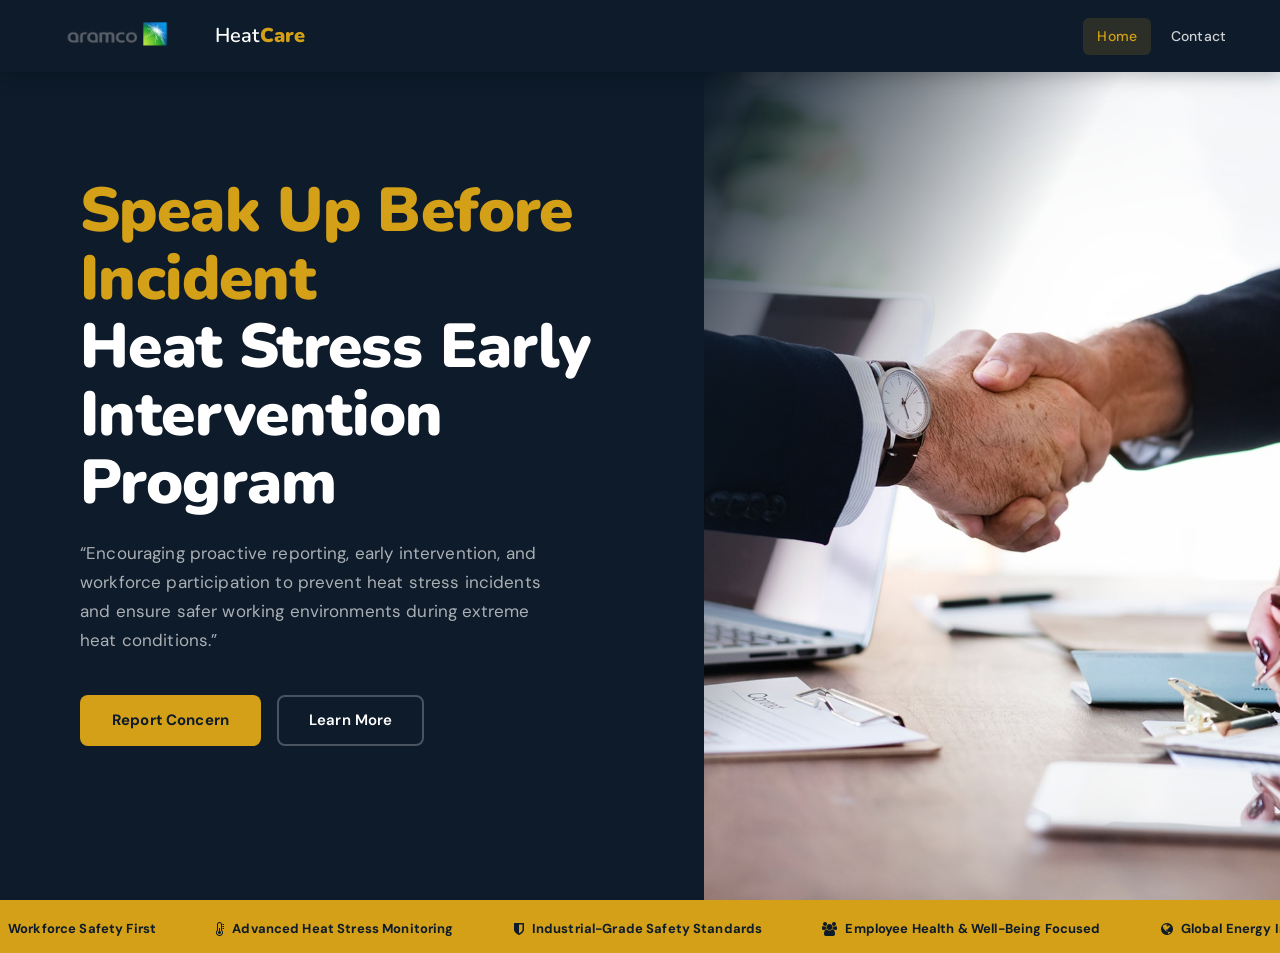
<file: index.html>
<!DOCTYPE html>
<html lang="en">

<head>
    <meta charset="UTF-8">
    <meta name="description" content="VaultEdge - Premium financial planning and investment management HTML template">
    <meta http-equiv="X-UA-Compatible" content="IE=edge">
    <meta name="viewport" content="width=device-width, initial-scale=1, shrink-to-fit=no">

    <title>ARAMCO-Speak Up Before Incident</title>

    <link rel="icon" href="img/aramco.png">
    <link rel="stylesheet" href="style.css">
    <link rel="stylesheet" href="css/custom-override.css">
</head>

<body>
    <!-- Preloader -->
    <div class="preloader d-flex align-items-center justify-content-center">
        <div class="lds-ellipsis"><div></div><div></div><div></div><div></div></div>
    </div>

    <!-- ===== NAVBAR (single dark bar, logo left, nav center, CTA right) ===== -->
    <header class="ve-header" id="ve-sticky">
        <div class="container-fluid ve-nav-wrap">
            <!-- Logo -->
            <div class="ve-logo">
                <a href="index.html">
                    <!-- <span class="ve-logo-icon">V</span> -->
                     <!-- <span class="ve-logo-icon">🔥</span> -->
                    <!-- <span class="ve-logo-text">Vault<strong>Edge</strong></span> -->
                     <img src="img/aramco.png" alt="Aramco Logo" class="company-logo">
                     <span class="ve-logo-text">Heat<strong>Care</strong></span>
                </a>
            </div>

            <!-- Nav Links -->
            <nav class="ve-nav">
                <ul>
                    <li><a href="index.html" class="active">Home</a></li>
                    <!-- <li class="has-drop">
                        <a href="about.html">About <i class="fa fa-angle-down"></i></a>
                        <ul class="ve-dropdown">
                            <li><a href="about.html">About Us</a></li>
                            <li><a href="services.html">Our Services</a></li>
                            <li><a href="elements.html">UI Elements</a></li>
                        </ul>
                    </li> -->
                    <!-- <li><a href="services.html">Services</a></li>
                    <li class="has-drop">
                        <a href="#">Solutions <i class="fa fa-angle-down"></i></a>
                        <ul class="ve-dropdown">
                            <li><a href="#">Wealth Management</a></li>
                            <li><a href="#">Retirement Plans</a></li>
                            <li><a href="#">Tax Advisory</a></li>
                            <li><a href="#">Risk Analysis</a></li>
                        </ul>
                    </li>
                    <li><a href="post.html">Insights</a></li> -->
                    <li><a href="contact.html">Contact</a></li>
                </ul>
            </nav>

            <!-- CTA -->
            <!-- <div class="ve-nav-cta">
                <a href="contact.html" class="ve-cta-btn">Get Started <i class="fa fa-arrow-right"></i></a>
            </div> -->

            <!-- Mobile Toggle -->
            <button class="ve-toggler" id="ve-toggle">
                <span></span><span></span><span></span>
            </button>
        </div>

        <!-- Mobile Menu -->
        <div class="ve-mobile-menu" id="ve-mobile-menu">
            <ul>
                <li><a href="index.html">Home</a></li>
                <!-- <li><a href="about.html">About</a></li>
                <li><a href="services.html">Services</a></li>
                <li><a href="#">Solutions</a></li>
                <li><a href="post.html">Insights</a></li> -->
                <li><a href="contact.html">Contact</a></li>
            </ul>
        </div>
    </header>

    <!-- ===== HERO: Split layout — left text, right image panel ===== -->
    <section class="ve-hero">
        <!-- Left Panel -->
        <div class="ve-hero-left">
            <!-- <span class="ve-hero-badge">Trusted Since 2012 &nbsp;·&nbsp; 50,000+ Clients</span> -->
            <h1> <span class="ve-highlight">Speak Up Before Incident</span><br>Heat Stress Early Intervention Program</h1>
            <p>“Encouraging proactive reporting, early intervention, and workforce participation to prevent heat stress incidents and ensure safer working environments during extreme heat conditions.”</p>
            <div class="ve-hero-btns">
                <a href="contact.html" class="ve-btn-primary">Report Concern</a>
                <a href="about.html" class="ve-btn-ghost">Learn More</a>
            </div>
            <!-- Quick Stats Row -->
            <!-- <div class="ve-hero-stats">
                <div class="ve-stat">
                    <strong>$4.2B+</strong>
                    <span>Assets Managed</span>
                </div>
                <div class="ve-stat-divider"></div>
                <div class="ve-stat">
                    <strong>97%</strong>
                    <span>Client Satisfaction</span>
                </div>
                <div class="ve-stat-divider"></div>
                <div class="ve-stat">
                    <strong>12+</strong>
                    <span>Years Experience</span>
                </div>
            </div> -->
        </div>
        <!-- Right Panel: overlapping image cards -->
        <div class="ve-hero-right">
            <div class="ve-hero-img-main bg-img" style="background-image:url(img/bg-img/1.jpg);"></div>
            <!-- <div class="ve-hero-img-accent bg-img" style="background-image:url(img/bg-img/3.jpg);"></div> -->
            <!-- Floating card -->
            <!-- <div class="ve-float-card">
                <i class="fa fa-line-chart"></i> -->
                <!-- <div>
                    <strong>+18.4%</strong>
                    <span>Annual Returns</span>
                </div> -->
            <!-- </div> -->
        </div>
    </section>

    <!-- ===== MARQUEE TRUST BAR ===== -->
    <div class="ve-trust-bar">
        <div class="ve-trust-inner">
            <!-- <span><i class="fa fa-shield"></i> Bank-Grade Security</span>
            <span><i class="fa fa-check-circle"></i> SEC Registered</span>
            <span><i class="fa fa-users"></i> 50,000+ Clients Worldwide</span>
            <span><i class="fa fa-lock"></i> 256-bit Encryption</span>
            <span><i class="fa fa-trophy"></i> Award Winning Advisory</span>
            <span><i class="fa fa-globe"></i> 30+ Countries Served</span>
            <span><i class="fa fa-shield"></i> Bank-Grade Security</span>
            <span><i class="fa fa-check-circle"></i> SEC Registered</span>
            <span><i class="fa fa-users"></i> 50,000+ Clients Worldwide</span>
            <span><i class="fa fa-lock"></i> 256-bit Encryption</span> -->
            <span><i class="fa fa-hard-hat"></i> Workforce Safety First</span>
<span><i class="fa fa-thermometer-half"></i> Advanced Heat Stress Monitoring</span>
<span><i class="fa fa-shield"></i> Industrial-Grade Safety Standards</span>
<span><i class="fa fa-users"></i> Employee Health & Well-Being Focused</span>
<span><i class="fa fa-globe"></i> Global Energy Industry Leader</span>
<span><i class="fa fa-leaf"></i> Commitment to Sustainability</span>
<span><i class="fa fa-bolt"></i> Smart Operational Excellence</span>
<span><i class="fa fa-check-circle"></i> Real-Time Risk Prevention</span>
<span><i class="fa fa-building"></i> Trusted Worldwide Operations</span>
<span><i class="fa fa-heartbeat"></i> Safer Work Environments</span>
        </div>
    </div>

    <!-- ===== SERVICES GRID (new card layout) ===== -->
    <!-- <section class="ve-section ve-services-section">
        <div class="container">
            <div class="ve-section-header text-center">
                <span class="ve-section-tag">What We Offer</span>
                <h2>Comprehensive Financial <span>Solutions</span></h2>
                <p>From wealth building to retirement security — we cover every stage of your financial journey.</p>
            </div>
            <div class="ve-services-grid">
                <div class="ve-service-card wow fadeInUp" data-wow-delay="100ms">
                    <div class="ve-service-icon"><i class="icon-profits"></i></div>
                    <h4>Investment Planning</h4>
                    <p>Tailored portfolios built around your goals, risk appetite, and investment horizon.</p>
                    <a href="services.html" class="ve-card-link">Learn more <i class="fa fa-long-arrow-right"></i></a> -->
                <!-- </div>
                <div class="ve-service-card wow fadeInUp" data-wow-delay="200ms">
                    <div class="ve-service-icon"><i class="icon-money-1"></i></div>
                    <h4>Wealth Management</h4>
                    <p>Holistic strategies to preserve, grow, and transfer your wealth across generations.</p>
                    <a href="services.html" class="ve-card-link">Learn more <i class="fa fa-long-arrow-right"></i></a>
                </div>
                <div class="ve-service-card wow fadeInUp" data-wow-delay="300ms">
                    <div class="ve-service-icon"><i class="icon-coin"></i></div>
                    <h4>Retirement Plans</h4>
                    <p>Secure your future with structured pension plans, annuities, and long-term savings.</p>
                    <a href="services.html" class="ve-card-link">Learn more <i class="fa fa-long-arrow-right"></i></a>
                </div>
                <div class="ve-service-card wow fadeInUp" data-wow-delay="400ms">
                    <div class="ve-service-icon"><i class="icon-smartphone-1"></i></div>
                    <h4>Tax Advisory</h4>
                    <p>Smart tax-efficient strategies to maximise your returns and stay fully compliant.</p>
                    <a href="services.html" class="ve-card-link">Learn more <i class="fa fa-long-arrow-right"></i></a>
                </div> -->
                <!-- <div class="ve-service-card wow fadeInUp" data-wow-delay="500ms">
                    <div class="ve-service-icon"><i class="icon-diamond"></i></div>
                    <h4>Risk Management</h4>
                    <p>Identify, assess, and mitigate financial risks with expert guidance and analysis.</p>
                    <a href="services.html" class="ve-card-link">Learn more <i class="fa fa-long-arrow-right"></i></a>
                </div>
                <div class="ve-service-card wow fadeInUp" data-wow-delay="600ms">
                    <div class="ve-service-icon"><i class="icon-piggy-bank"></i></div>
                    <h4>Savings Goals</h4>
                    <p>Set, track, and achieve your savings milestones with automated, goal-based tools.</p>
                    <a href="services.html" class="ve-card-link">Learn more <i class="fa fa-long-arrow-right"></i></a>
                </div>
            </div>
        </div>
    </section> -->

    <!-- ===== WHY US (two-column: image left, content right) ===== -->
    <!-- <section class="ve-section ve-whyus-section">
        <div class="container">
            <div class="row align-items-center"> -->
                <!-- Image Side -->
                <!-- <div class="col-12 col-lg-5">
                    <div class="ve-whyus-img-wrap wow fadeInLeft" data-wow-delay="100ms">
                        <div class="ve-whyus-img-main bg-img" style="background-image:url(img/bg-img/5.jpg);"></div>
                        <div class="ve-whyus-badge">
                            <strong>12+</strong>
                            <span>Years of Financial Excellence</span>
                        </div>
                    </div>
                </div> -->
                <!-- Content Side -->
                <!-- <div class="col-12 col-lg-7 wow fadeInRight" data-wow-delay="200ms">
                    <div class="ve-whyus-content">
                        <span class="ve-section-tag">Why VaultEdge</span>
                        <h2>A Smarter Way to Manage <span>Your Money</span></h2> -->
                        <!-- <p>We combine deep financial expertise with cutting-edge technology to deliver outcomes that consistently outperform the market — all while keeping your interests first.</p>
                        <div class="ve-checklist">
                            <div class="ve-check-item">
                                <i class="fa fa-check-circle"></i>
                                <div><strong>Personalised Strategy</strong><p>Every plan is crafted specifically for your unique financial situation.</p></div>
                            </div>
                            <div class="ve-check-item">
                                <i class="fa fa-check-circle"></i>
                                <div><strong>Transparent Pricing</strong><p>No hidden fees. Clear, upfront pricing on every product and service.</p></div>
                            </div>
                            <div class="ve-check-item">
                                <i class="fa fa-check-circle"></i>
                                <div><strong>24/7 Expert Support</strong><p>Our advisors are always available when you need guidance the most.</p></div>
                            </div>
                        </div>
                        <a href="about.html" class="ve-btn-primary mt-30">Discover Our Story</a>
                    </div>
                </div>
            </div>
        </div>
    </section> -->

    <!-- ===== COUNTERS ===== -->
    <!-- <section class="ve-counter-section">
        <div class="container">
            <div class="ve-counter-grid">
                <div class="ve-counter-item wow fadeInUp" data-wow-delay="100ms">
                    <i class="fa fa-users"></i>
                    <strong class="counter" data-count="50000">0</strong><span>+</span>
                    <p>Happy Clients</p>
                </div>
                <div class="ve-counter-item wow fadeInUp" data-wow-delay="200ms">
                    <i class="fa fa-briefcase"></i>
                    <strong class="counter" data-count="4200">0</strong><span>M+</span>
                    <p>Assets Managed</p>
                </div>
                <div class="ve-counter-item wow fadeInUp" data-wow-delay="300ms">
                    <i class="fa fa-globe"></i>
                    <strong class="counter" data-count="30">0</strong><span>+</span>
                    <p>Countries Served</p>
                </div>
                <div class="ve-counter-item wow fadeInUp" data-wow-delay="400ms">
                    <i class="fa fa-trophy"></i>
                    <strong class="counter" data-count="18">0</strong><span></span>
                    <p>Industry Awards</p>
                </div>
            </div>
        </div>
    </section> -->

    <!-- ===== TESTIMONIALS ===== -->
    <!-- <section class="ve-section ve-testimonials-section">
        <div class="container">
            <div class="ve-section-header text-center">
                <span class="ve-section-tag">Client Stories</span>
                <h2>What Our Clients <span>Say</span></h2>
            </div>
            <div class="ve-testi-grid">
                <div class="ve-testi-card wow fadeInUp" data-wow-delay="100ms">
                    <div class="ve-testi-stars">&#9733;&#9733;&#9733;&#9733;&#9733;</div>
                    <p>"VaultEdge transformed how I manage my finances. My portfolio has grown by 22% in just 18 months. Incredible service!"</p>
                    <div class="ve-testi-author">
                        <div class="ve-testi-avatar bg-img" style="background-image:url(img/bg-img/32.jpg);"></div>
                        <div><strong>Alex Morgan</strong><span>Entrepreneur</span></div>
                    </div>
                </div> -->
                <!-- <div class="ve-testi-card wow fadeInUp" data-wow-delay="250ms">
                    <div class="ve-testi-stars">&#9733;&#9733;&#9733;&#9733;&#9733;</div>
                    <p>"The retirement planning team at VaultEdge gave me total peace of mind. Professional, responsive, and results-driven."</p>
                    <div class="ve-testi-author">
                        <div class="ve-testi-avatar bg-img" style="background-image:url(img/bg-img/33.jpg);"></div>
                        <div><strong>Sarah Patel</strong><span>Marketing Director</span></div>
                    </div>
                </div>
                <div class="ve-testi-card wow fadeInUp" data-wow-delay="400ms">
                    <div class="ve-testi-stars">&#9733;&#9733;&#9733;&#9733;&#9733;</div>
                    <p>"Switched from our old firm and couldn't be happier. Their tax advisory alone saved us thousands in the first year."</p>
                    <div class="ve-testi-author">
                        <div class="ve-testi-avatar bg-img" style="background-image:url(img/bg-img/14.jpg);"></div>
                        <div><strong>James Liu</strong><span>Business Owner</span></div>
                    </div>
                </div>
            </div>
        </div>
    </section> -->

    <!-- ===== CTA BANNER ===== -->
    <!-- <section class="ve-cta-banner bg-img" style="background-image:url(img/bg-img/6.jpg);">
        <div class="ve-cta-overlay"></div>
        <div class="container ve-cta-content">
            <div class="row align-items-center">
                <div class="col-12 col-lg-8">
                    <h2>Ready to Take Control of Your <span>Financial Future?</span></h2>
                    <p>Book a free 30-minute consultation with one of our certified financial advisors today.</p>
                </div>
                <div class="col-12 col-lg-4 text-lg-right">
                    <a href="contact.html" class="ve-btn-white">Book Free Consultation</a>
                </div>
            </div>
        </div>
    </section> -->

    <!-- ===== LATEST INSIGHTS ===== -->
    <!-- <section class="ve-section ve-insights-section">
        <div class="container">
            <div class="ve-section-header text-center">
                <span class="ve-section-tag">Blog &amp; News</span>
                <h2>Latest Financial <span>Insights</span></h2>
                <p>Stay ahead with expert commentary, market analysis, and actionable financial tips.</p>
            </div>
            <div class="row">
                <div class="col-12 col-md-4 wow fadeInUp" data-wow-delay="100ms">
                    <div class="ve-insight-card">
                        <div class="ve-insight-img bg-img" style="background-image:url(img/bg-img/10.jpg);"></div>
                        <div class="ve-insight-body">
                            <span class="ve-insight-cat">Investment</span>
                            <h5><a href="single-post.html">5 Smart Investment Strategies for 2025</a></h5>
                            <p>Discover the top strategies seasoned investors are using to grow wealth in volatile markets.</p>
                            <div class="ve-insight-meta">
                                <span><i class="fa fa-calendar"></i> April 26</span>
                                <a href="single-post.html">Read More <i class="fa fa-arrow-right"></i></a>
                            </div>
                        </div>
                    </div>
                </div> -->
                <!-- <div class="col-12 col-md-4 wow fadeInUp" data-wow-delay="250ms">
                    <div class="ve-insight-card">
                        <div class="ve-insight-img bg-img" style="background-image:url(img/bg-img/11.jpg);"></div>
                        <div class="ve-insight-body">
                            <span class="ve-insight-cat">Credit</span>
                            <h5><a href="single-post.html">Understanding Your Credit Score in 2025</a></h5>
                            <p>Learn the key factors that influence your credit score and how to improve it fast.</p>
                            <div class="ve-insight-meta">
                                <span><i class="fa fa-calendar"></i> April 20</span>
                                <a href="single-post.html">Read More <i class="fa fa-arrow-right"></i></a>
                            </div>
                        </div>
                    </div>
                </div> -->
                <!-- <div class="col-12 col-md-4 wow fadeInUp" data-wow-delay="400ms">
                    <div class="ve-insight-card">
                        <div class="ve-insight-img bg-img" style="background-image:url(img/bg-img/12.jpg);"></div>
                        <div class="ve-insight-body">
                            <span class="ve-insight-cat">Savings</span>
                            <h5><a href="single-post.html">Building Wealth in Your 30s — A Full Guide</a></h5>
                            <p>The financial habits and investment moves that set you up for lifelong prosperity.</p>
                            <div class="ve-insight-meta">
                                <span><i class="fa fa-calendar"></i> April 14</span>
                                <a href="single-post.html">Read More <i class="fa fa-arrow-right"></i></a>
                            </div>
                        </div>
                    </div>
                </div>
            </div>
        </div>
    </section> -->

    <!-- ===== NEWSLETTER ===== -->
    <!-- <section class="ve-newsletter-section">
        <div class="container">
            <div class="ve-newsletter-wrap">
                <div class="ve-nl-left">
                    <i class="fa fa-envelope-o"></i>
                    <div>
                        <h3>Stay Ahead of the Markets</h3>
                        <p>Weekly insights, tips, and exclusive offers — straight to your inbox.</p>
                    </div>
                </div>
                <div class="ve-nl-right">
                    <form class="ve-nl-form" action="#" method="post">
                        <input type="email" placeholder="Enter your email address" required>
                        <button type="submit">Subscribe</button>
                    </form>
                </div>
            </div>
        </div>
    </section> -->

    <!-- ===== FOOTER (dark, 4-column) ===== -->
    <!-- <footer class="ve-footer">
        <div class="container">
            <div class="row"> -->
                <!-- Col 1: Brand -->
                <!-- <div class="col-12 col-sm-6 col-lg-4 mb-50">
                    <div class="ve-footer-brand">
                        <a href="index.html" class="ve-footer-logo">
                            <span class="ve-logo-icon">V</span>
                            <span class="ve-logo-text">Vault<strong>Edge</strong></span>
                        </a> -->
                        <!-- <p>Empowering individuals and businesses with intelligent financial strategies since 2012.</p>
                        <div class="ve-social">
                            <a href="#"><i class="fa fa-facebook"></i></a>
                            <a href="#"><i class="fa fa-twitter"></i></a>
                            <a href="#"><i class="fa fa-linkedin"></i></a>
                            <a href="#"><i class="fa fa-instagram"></i></a>
                        </div>
                    </div>
                </div> -->
                <!-- Col 2: Quick Links -->
                <!-- <div class="col-12 col-sm-6 col-lg-2 mb-50"> -->
                    <!-- <h5 class="ve-footer-title">Quick Links</h5>
                    <ul class="ve-footer-links">
                        <li><a href="index.html">Home</a></li>
                        <li><a href="about.html">About Us</a></li>
                        <li><a href="services.html">Services</a></li>
                        <li><a href="post.html">Insights</a></li>
                        <li><a href="contact.html">Contact</a></li>
                    </ul>
                </div> -->
                <!-- Col 3: Services -->
                <!-- <div class="col-12 col-sm-6 col-lg-3 mb-50">
                    <h5 class="ve-footer-title">Our Services</h5>
                    <ul class="ve-footer-links">
                        <li><a href="#">Investment Planning</a></li>
                        <li><a href="#">Wealth Management</a></li>
                        <li><a href="#">Retirement Plans</a></li>
                        <li><a href="#">Tax Advisory</a></li>
                        <li><a href="#">Risk Management</a></li>
                    </ul>
                </div> -->
                <!-- Col 4: Contact -->
                <!-- <div class="col-12 col-sm-6 col-lg-3 mb-50">
                    <h5 class="ve-footer-title">Get In Touch</h5>
                    <ul class="ve-footer-contact">
                        <li><i class="fa fa-map-marker"></i> 42 Harbor View, San Francisco, CA</li>
                        <li><i class="fa fa-phone"></i> +1 800 555 0199</li>
                        <li><i class="fa fa-envelope"></i> hello@vaultedge.com</li>
                        <li><i class="fa fa-clock-o"></i> Mon–Fri, 9am – 6pm</li>
                    </ul>
                </div>
            </div>
        </div> -->

        <!-- Footer Bottom Bar -->
        <!-- <div class="ve-footer-bottom">
            <div class="container">
                <div class="ve-footer-bottom-inner">
                    <p>Copyright &copy; <script>document.write(new Date().getFullYear());</script> VaultEdge. All Rights Reserved <a href="https://github.com/Rabina-Vishwakarma/" class="text-white" target="_blank">Rabina Vishwakarma</a> • Distributed by <a href="https://themewagon.com" class="text-white" target="_blank">ThemeWagon</a></p>
                    <ul>
                        <li><a href="#">Privacy Policy</a></li>
                        <li><a href="#">Terms of Use</a></li>
                        <li><a href="#">Cookie Policy</a></li>
                    </ul>
                </div>
            </div>
        </div>
    </footer> -->

    <!-- Scripts -->
    <script src="js/jquery/jquery-2.2.4.min.js"></script>
    <script src="js/bootstrap/popper.min.js"></script>
    <script src="js/bootstrap/bootstrap.min.js"></script>
    <script src="js/plugins/plugins.js"></script>
    <script src="js/active.js"></script>
    <script src="js/vaultedge.js"></script>
    
</body>
</html>
</file>
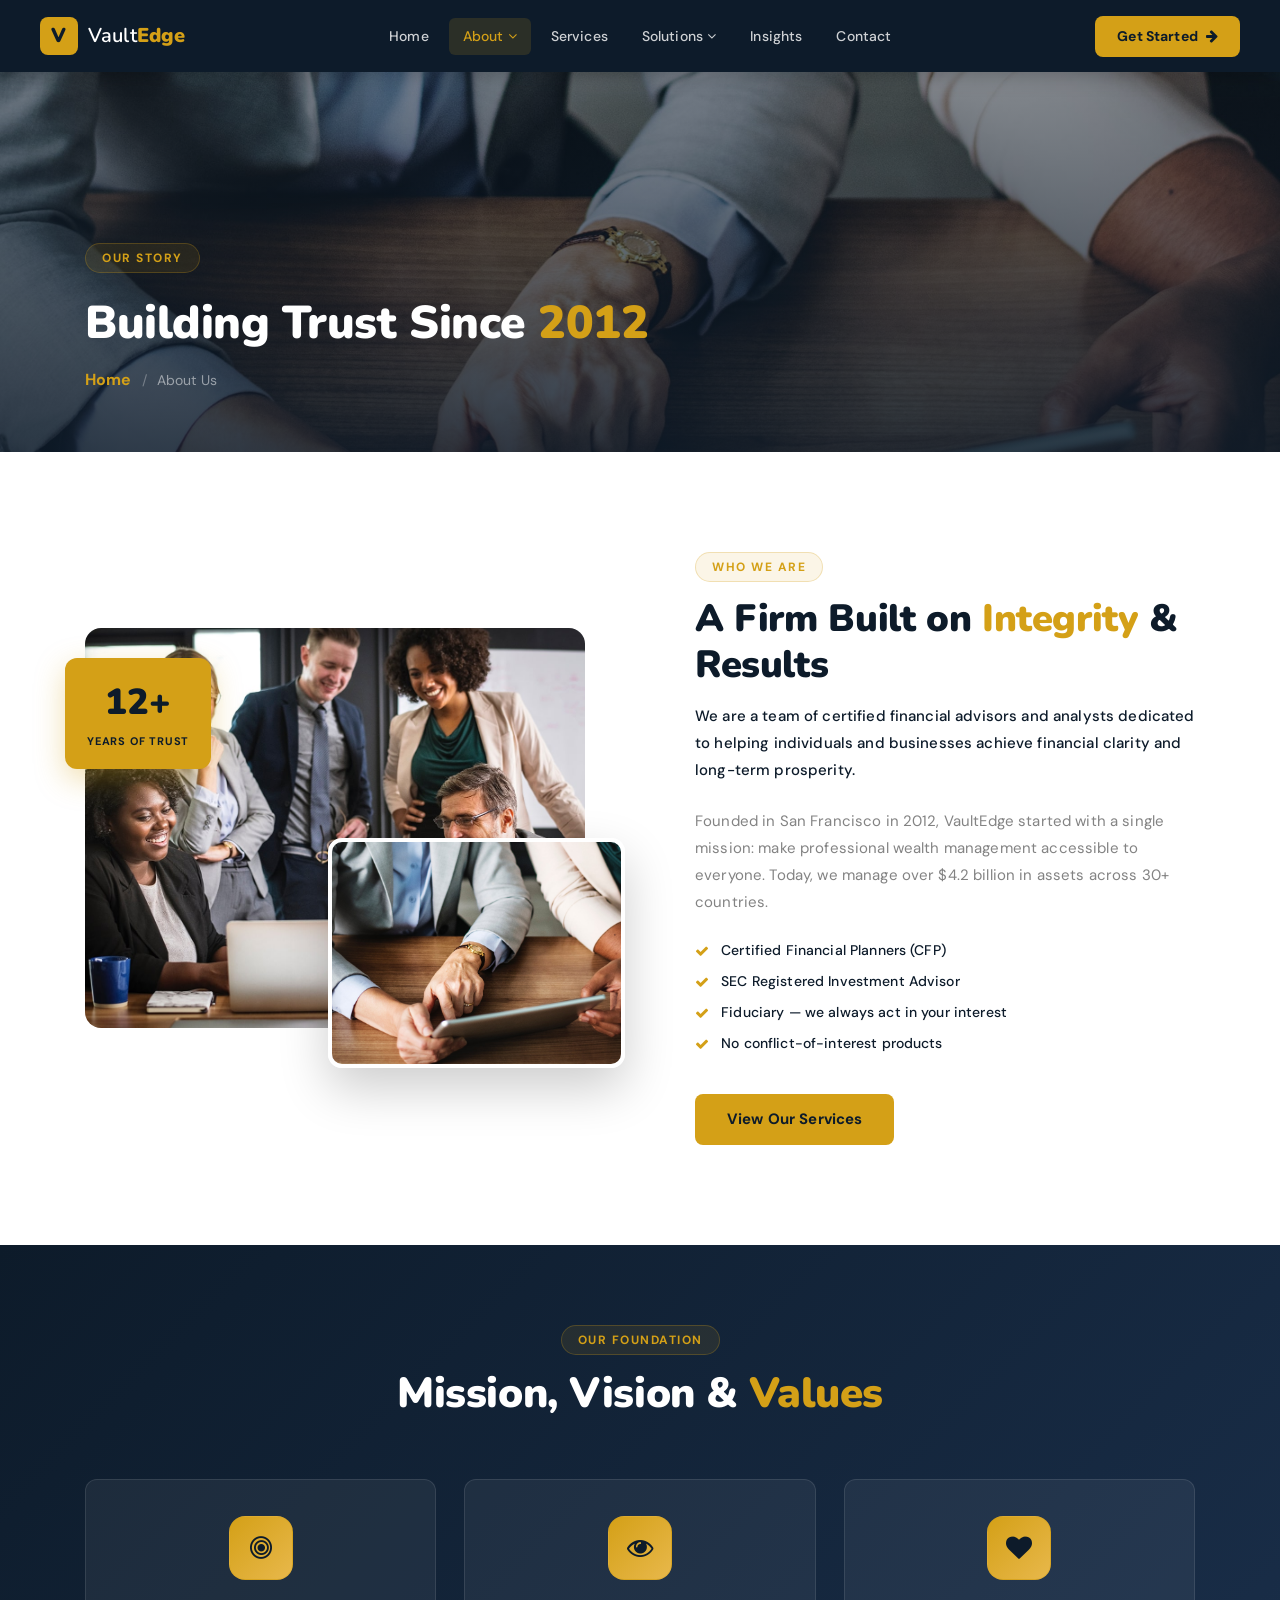
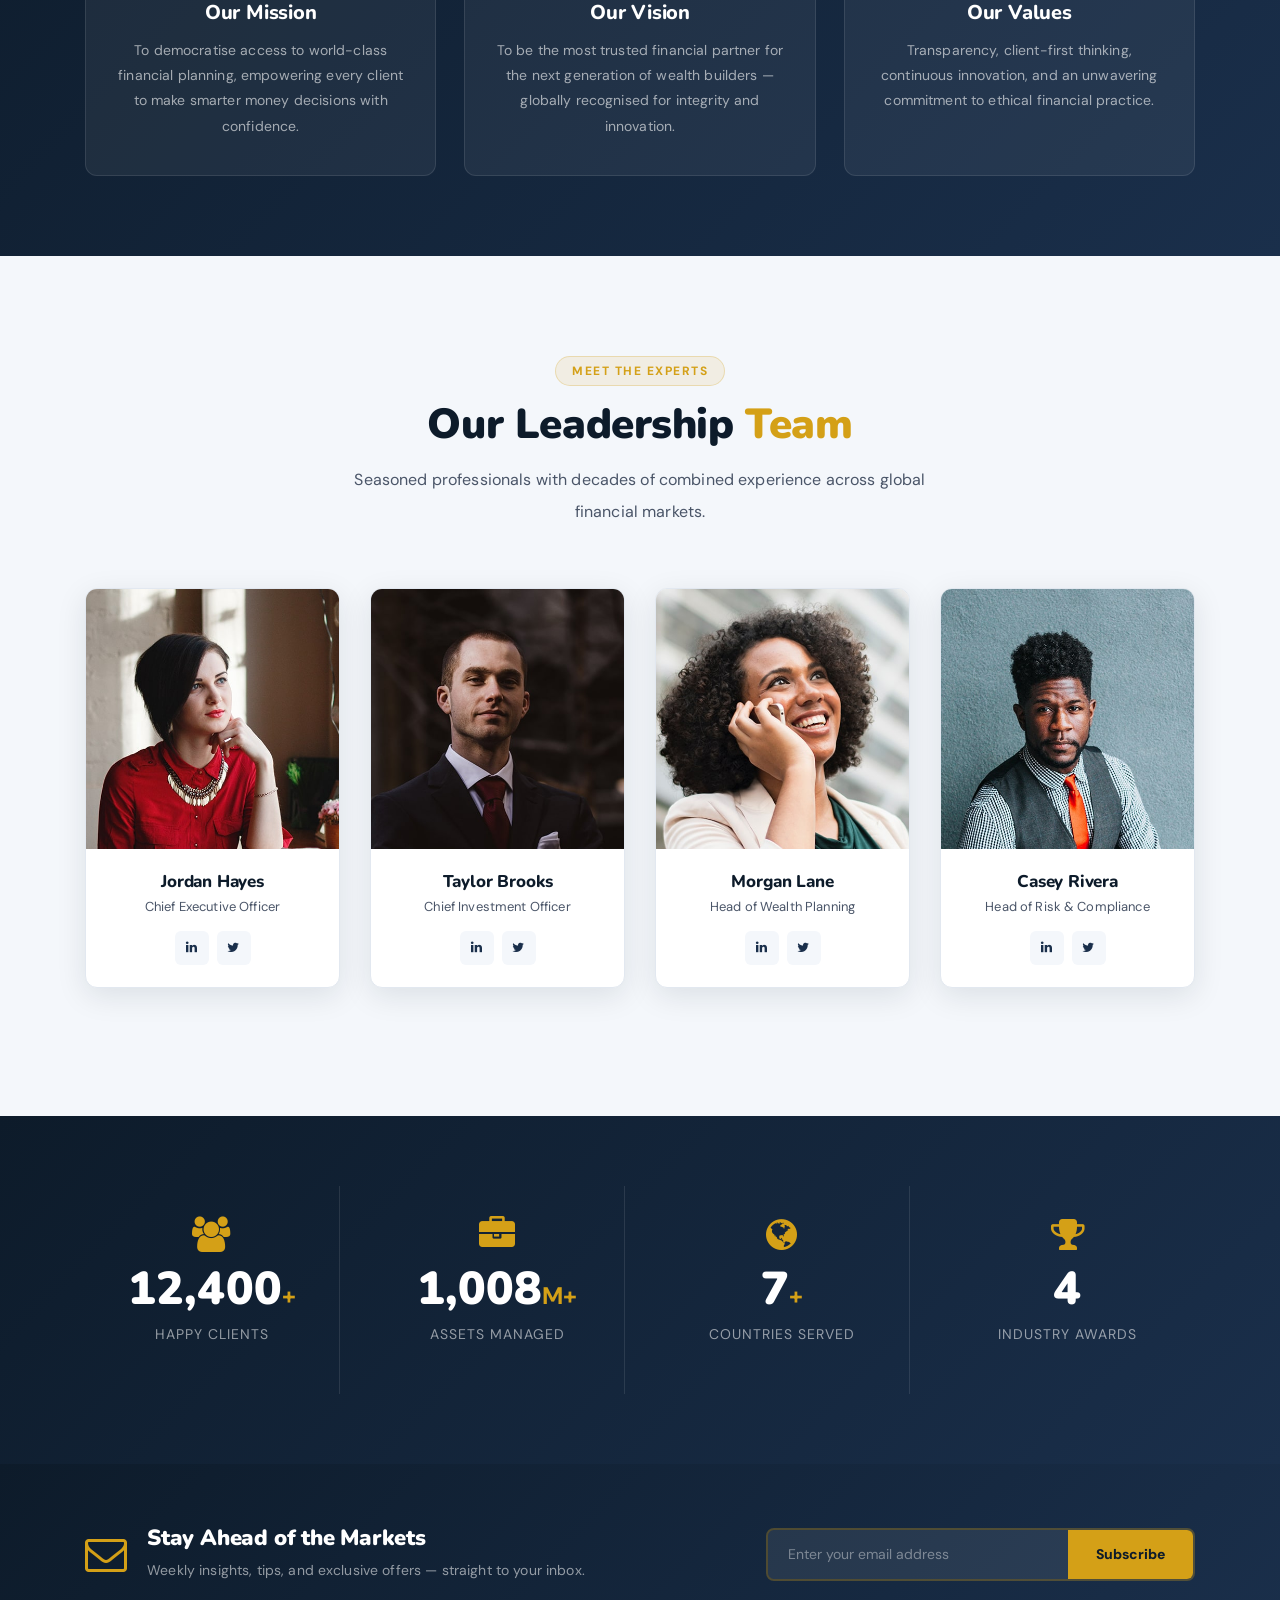
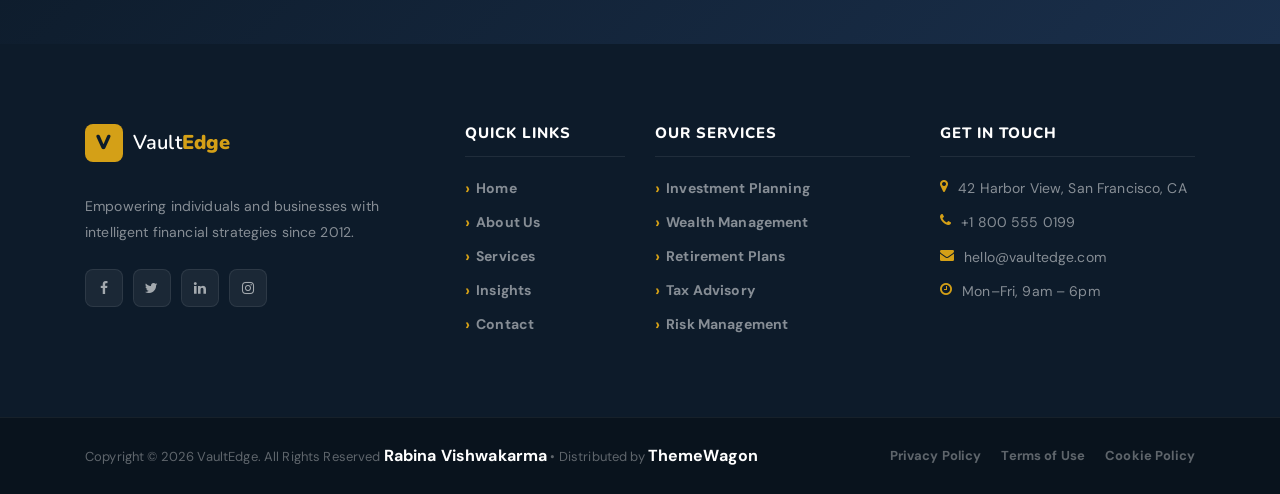
<file: about.html>
<!DOCTYPE html>
<html lang="en">
<head>
    <meta charset="UTF-8">
    <meta name="description" content="Learn about VaultEdge — our story, team, mission, and values.">
    <meta http-equiv="X-UA-Compatible" content="IE=edge">
    <meta name="viewport" content="width=device-width, initial-scale=1, shrink-to-fit=no">
    <title>About Us — VaultEdge</title>
    <link rel="icon" href="img/core-img/favicon.ico">
    <link rel="stylesheet" href="style.css">
    <link rel="stylesheet" href="css/custom-override.css">
</head>
<body>
    <div class="preloader d-flex align-items-center justify-content-center">
        <div class="lds-ellipsis"><div></div><div></div><div></div><div></div></div>
    </div>
    <header class="ve-header" id="ve-sticky">
        <div class="container-fluid ve-nav-wrap">
            <div class="ve-logo"><a href="index.html"><span class="ve-logo-icon">V</span><span class="ve-logo-text">Vault<strong>Edge</strong></span></a></div>
            <nav class="ve-nav">
                <ul>
                    <li><a href="index.html">Home</a></li>
                    <li class="has-drop"><a href="about.html"  class='active'>About <i class="fa fa-angle-down"></i></a>
                        <ul class="ve-dropdown">
                            <li><a href="about.html">About Us</a></li>
                            <li><a href="services.html">Our Services</a></li>
                            <li><a href="elements.html">UI Elements</a></li>
                        </ul>
                    </li>
                    <li><a href="services.html">Services</a></li>
                    <li class="has-drop"><a href="#">Solutions <i class="fa fa-angle-down"></i></a>
                        <ul class="ve-dropdown">
                            <li><a href="#">Wealth Management</a></li>
                            <li><a href="#">Retirement Plans</a></li>
                            <li><a href="#">Tax Advisory</a></li>
                            <li><a href="#">Risk Analysis</a></li>
                        </ul>
                    </li>
                    <li><a href="post.html">Insights</a></li>
                    <li><a href="contact.html">Contact</a></li>
                </ul>
            </nav>
            <div class="ve-nav-cta"><a href="contact.html" class="ve-cta-btn">Get Started <i class="fa fa-arrow-right"></i></a></div>
            <button class="ve-toggler" id="ve-toggle"><span></span><span></span><span></span></button>
        </div>
        <div class="ve-mobile-menu" id="ve-mobile-menu">
            <ul>
                <li><a href="index.html">Home</a></li>
                <li><a href="about.html">About</a></li>
                <li><a href="services.html">Services</a></li>
                <li><a href="#">Solutions</a></li>
                <li><a href="post.html">Insights</a></li>
                <li><a href="contact.html">Contact</a></li>
            </ul>
        </div>
    </header>
    <section class="ve-page-hero" style="background-image:url(img/bg-img/13.jpg);">
        <div class="ve-page-hero-overlay"></div>
        <div class="container ve-page-hero-content">
            <span class="ve-section-tag">Our Story</span>
            <h1>Building Trust Since <span>2012</span></h1>
            <nav aria-label="breadcrumb">
                <ol class="ve-breadcrumb">
                    <li><a href="index.html">Home</a></li>
                    <li class="active">About Us</li>
                </ol>
            </nav>
        </div>
    </section>

    <!-- ABOUT SPLIT -->
    <section class="ve-section">
        <div class="container">
            <div class="row align-items-center">
                <div class="col-12 col-lg-6 wow fadeInLeft" data-wow-delay="100ms">
                    <div class="ve-about-img-stack">
                        <div class="ve-about-img-1 bg-img" style="background-image:url(img/bg-img/14.jpg);"></div>
                        <div class="ve-about-img-2 bg-img" style="background-image:url(img/bg-img/5.jpg);"></div>
                        <div class="ve-about-ribbon"><strong>12+</strong><span>Years of Trust</span></div>
                    </div>
                </div>
                <div class="col-12 col-lg-6 wow fadeInRight" data-wow-delay="200ms">
                    <div class="ve-about-text">
                        <span class="ve-section-tag">Who We Are</span>
                        <h2>A Firm Built on <span>Integrity</span> &amp; Results</h2>
                        <p class="ve-lead">We are a team of certified financial advisors and analysts dedicated to helping individuals and businesses achieve financial clarity and long-term prosperity.</p>
                        <p>Founded in San Francisco in 2012, VaultEdge started with a single mission: make professional wealth management accessible to everyone. Today, we manage over $4.2 billion in assets across 30+ countries.</p>
                        <div class="ve-about-features">
                            <div class="ve-af-item"><i class="fa fa-check"></i><span>Certified Financial Planners (CFP)</span></div>
                            <div class="ve-af-item"><i class="fa fa-check"></i><span>SEC Registered Investment Advisor</span></div>
                            <div class="ve-af-item"><i class="fa fa-check"></i><span>Fiduciary — we always act in your interest</span></div>
                            <div class="ve-af-item"><i class="fa fa-check"></i><span>No conflict-of-interest products</span></div>
                        </div>
                        <a href="services.html" class="ve-btn-primary mt-30">View Our Services</a>
                    </div>
                </div>
            </div>
        </div>
    </section>

    <!-- MISSION / VISION / VALUES -->
    <section class="ve-mvv-section">
        <div class="container">
            <div class="ve-section-header text-center">
                <span class="ve-section-tag">Our Foundation</span>
                <h2>Mission, Vision &amp; <span>Values</span></h2>
            </div>
            <div class="ve-mvv-grid">
                <div class="ve-mvv-card wow fadeInUp" data-wow-delay="100ms">
                    <div class="ve-mvv-icon"><i class="fa fa-bullseye"></i></div>
                    <h4>Our Mission</h4>
                    <p>To democratise access to world-class financial planning, empowering every client to make smarter money decisions with confidence.</p>
                </div>
                <div class="ve-mvv-card wow fadeInUp" data-wow-delay="250ms">
                    <div class="ve-mvv-icon"><i class="fa fa-eye"></i></div>
                    <h4>Our Vision</h4>
                    <p>To be the most trusted financial partner for the next generation of wealth builders — globally recognised for integrity and innovation.</p>
                </div>
                <div class="ve-mvv-card wow fadeInUp" data-wow-delay="400ms">
                    <div class="ve-mvv-icon"><i class="fa fa-heart"></i></div>
                    <h4>Our Values</h4>
                    <p>Transparency, client-first thinking, continuous innovation, and an unwavering commitment to ethical financial practice.</p>
                </div>
            </div>
        </div>
    </section>

    <!-- TEAM -->
    <section class="ve-section ve-team-section">
        <div class="container">
            <div class="ve-section-header text-center">
                <span class="ve-section-tag">Meet the Experts</span>
                <h2>Our Leadership <span>Team</span></h2>
                <p>Seasoned professionals with decades of combined experience across global financial markets.</p>
            </div>
            <div class="row">
                <div class="col-12 col-sm-6 col-lg-3 wow fadeInUp" data-wow-delay="100ms">
                    <div class="ve-team-card">
                        <div class="ve-team-img bg-img" style="background-image:url(img/bg-img/15.jpg);"></div>
                        <div class="ve-team-info">
                            <h5>Jordan Hayes</h5><span>Chief Executive Officer</span>
                            <div class="ve-team-social"><a href="#"><i class="fa fa-linkedin"></i></a><a href="#"><i class="fa fa-twitter"></i></a></div>
                        </div>
                    </div>
                </div>
                <div class="col-12 col-sm-6 col-lg-3 wow fadeInUp" data-wow-delay="200ms">
                    <div class="ve-team-card">
                        <div class="ve-team-img bg-img" style="background-image:url(img/bg-img/16.jpg);"></div>
                        <div class="ve-team-info">
                            <h5>Taylor Brooks</h5><span>Chief Investment Officer</span>
                            <div class="ve-team-social"><a href="#"><i class="fa fa-linkedin"></i></a><a href="#"><i class="fa fa-twitter"></i></a></div>
                        </div>
                    </div>
                </div>
                <div class="col-12 col-sm-6 col-lg-3 wow fadeInUp" data-wow-delay="300ms">
                    <div class="ve-team-card">
                        <div class="ve-team-img bg-img" style="background-image:url(img/bg-img/17.jpg);"></div>
                        <div class="ve-team-info">
                            <h5>Morgan Lane</h5><span>Head of Wealth Planning</span>
                            <div class="ve-team-social"><a href="#"><i class="fa fa-linkedin"></i></a><a href="#"><i class="fa fa-twitter"></i></a></div>
                        </div>
                    </div>
                </div>
                <div class="col-12 col-sm-6 col-lg-3 wow fadeInUp" data-wow-delay="400ms">
                    <div class="ve-team-card">
                        <div class="ve-team-img bg-img" style="background-image:url(img/bg-img/18.jpg);"></div>
                        <div class="ve-team-info">
                            <h5>Casey Rivera</h5><span>Head of Risk &amp; Compliance</span>
                            <div class="ve-team-social"><a href="#"><i class="fa fa-linkedin"></i></a><a href="#"><i class="fa fa-twitter"></i></a></div>
                        </div>
                    </div>
                </div>
            </div>
        </div>
    </section>
    <section class="ve-counter-section">
        <div class="container">
            <div class="ve-counter-grid">
                <div class="ve-counter-item wow fadeInUp" data-wow-delay="100ms">
                    <i class="fa fa-users"></i>
                    <strong class="counter" data-count="50000">0</strong><span>+</span>
                    <p>Happy Clients</p>
                </div>
                <div class="ve-counter-item wow fadeInUp" data-wow-delay="200ms">
                    <i class="fa fa-briefcase"></i>
                    <strong class="counter" data-count="4200">0</strong><span>M+</span>
                    <p>Assets Managed</p>
                </div>
                <div class="ve-counter-item wow fadeInUp" data-wow-delay="300ms">
                    <i class="fa fa-globe"></i>
                    <strong class="counter" data-count="30">0</strong><span>+</span>
                    <p>Countries Served</p>
                </div>
                <div class="ve-counter-item wow fadeInUp" data-wow-delay="400ms">
                    <i class="fa fa-trophy"></i>
                    <strong class="counter" data-count="18">0</strong><span></span>
                    <p>Industry Awards</p>
                </div>
            </div>
        </div>
    </section>
    <section class="ve-newsletter-section">
        <div class="container">
            <div class="ve-newsletter-wrap">
                <div class="ve-nl-left">
                    <i class="fa fa-envelope-o"></i>
                    <div>
                        <h3>Stay Ahead of the Markets</h3>
                        <p>Weekly insights, tips, and exclusive offers — straight to your inbox.</p>
                    </div>
                </div>
                <div class="ve-nl-right">
                    <form class="ve-nl-form" action="#" method="post">
                        <input type="email" placeholder="Enter your email address" required>
                        <button type="submit">Subscribe</button>
                    </form>
                </div>
            </div>
        </div>
    </section>
    <footer class="ve-footer">
        <div class="container">
            <div class="row">
                <div class="col-12 col-sm-6 col-lg-4 mb-50">
                    <div class="ve-footer-brand">
                        <a href="index.html" class="ve-footer-logo"><span class="ve-logo-icon">V</span><span class="ve-logo-text">Vault<strong>Edge</strong></span></a>
                        <p>Empowering individuals and businesses with intelligent financial strategies since 2012.</p>
                        <div class="ve-social">
                            <a href="#"><i class="fa fa-facebook"></i></a>
                            <a href="#"><i class="fa fa-twitter"></i></a>
                            <a href="#"><i class="fa fa-linkedin"></i></a>
                            <a href="#"><i class="fa fa-instagram"></i></a>
                        </div>
                    </div>
                </div>
                <div class="col-12 col-sm-6 col-lg-2 mb-50">
                    <h5 class="ve-footer-title">Quick Links</h5>
                    <ul class="ve-footer-links">
                        <li><a href="index.html">Home</a></li>
                        <li><a href="about.html">About Us</a></li>
                        <li><a href="services.html">Services</a></li>
                        <li><a href="post.html">Insights</a></li>
                        <li><a href="contact.html">Contact</a></li>
                    </ul>
                </div>
                <div class="col-12 col-sm-6 col-lg-3 mb-50">
                    <h5 class="ve-footer-title">Our Services</h5>
                    <ul class="ve-footer-links">
                        <li><a href="#">Investment Planning</a></li>
                        <li><a href="#">Wealth Management</a></li>
                        <li><a href="#">Retirement Plans</a></li>
                        <li><a href="#">Tax Advisory</a></li>
                        <li><a href="#">Risk Management</a></li>
                    </ul>
                </div>
                <div class="col-12 col-sm-6 col-lg-3 mb-50">
                    <h5 class="ve-footer-title">Get In Touch</h5>
                    <ul class="ve-footer-contact">
                        <li><i class="fa fa-map-marker"></i> 42 Harbor View, San Francisco, CA</li>
                        <li><i class="fa fa-phone"></i> +1 800 555 0199</li>
                        <li><i class="fa fa-envelope"></i> hello@vaultedge.com</li>
                        <li><i class="fa fa-clock-o"></i> Mon–Fri, 9am – 6pm</li>
                    </ul>
                </div>
            </div>
        </div>
        <div class="ve-footer-bottom">
            <div class="container">
                <div class="ve-footer-bottom-inner">
                    <p>Copyright &copy; <script>document.write(new Date().getFullYear());</script> VaultEdge. All Rights Reserved <a href="https://github.com/Rabina-Vishwakarma/" class="text-white" target="_blank">Rabina Vishwakarma</a> • Distributed by <a href="https://themewagon.com" class="text-white" target="_blank">ThemeWagon</a></p>
                    <ul>
                        <li><a href="#">Privacy Policy</a></li>
                        <li><a href="#">Terms of Use</a></li>
                        <li><a href="#">Cookie Policy</a></li>
                    </ul>
                </div>
            </div>
        </div>
    </footer>
    <script src="js/jquery/jquery-2.2.4.min.js"></script>
    <script src="js/bootstrap/popper.min.js"></script>
    <script src="js/bootstrap/bootstrap.min.js"></script>
    <script src="js/plugins/plugins.js"></script>
    <script src="js/active.js"></script>
    <script src="js/vaultedge.js"></script>
</body>
</html>
</file>
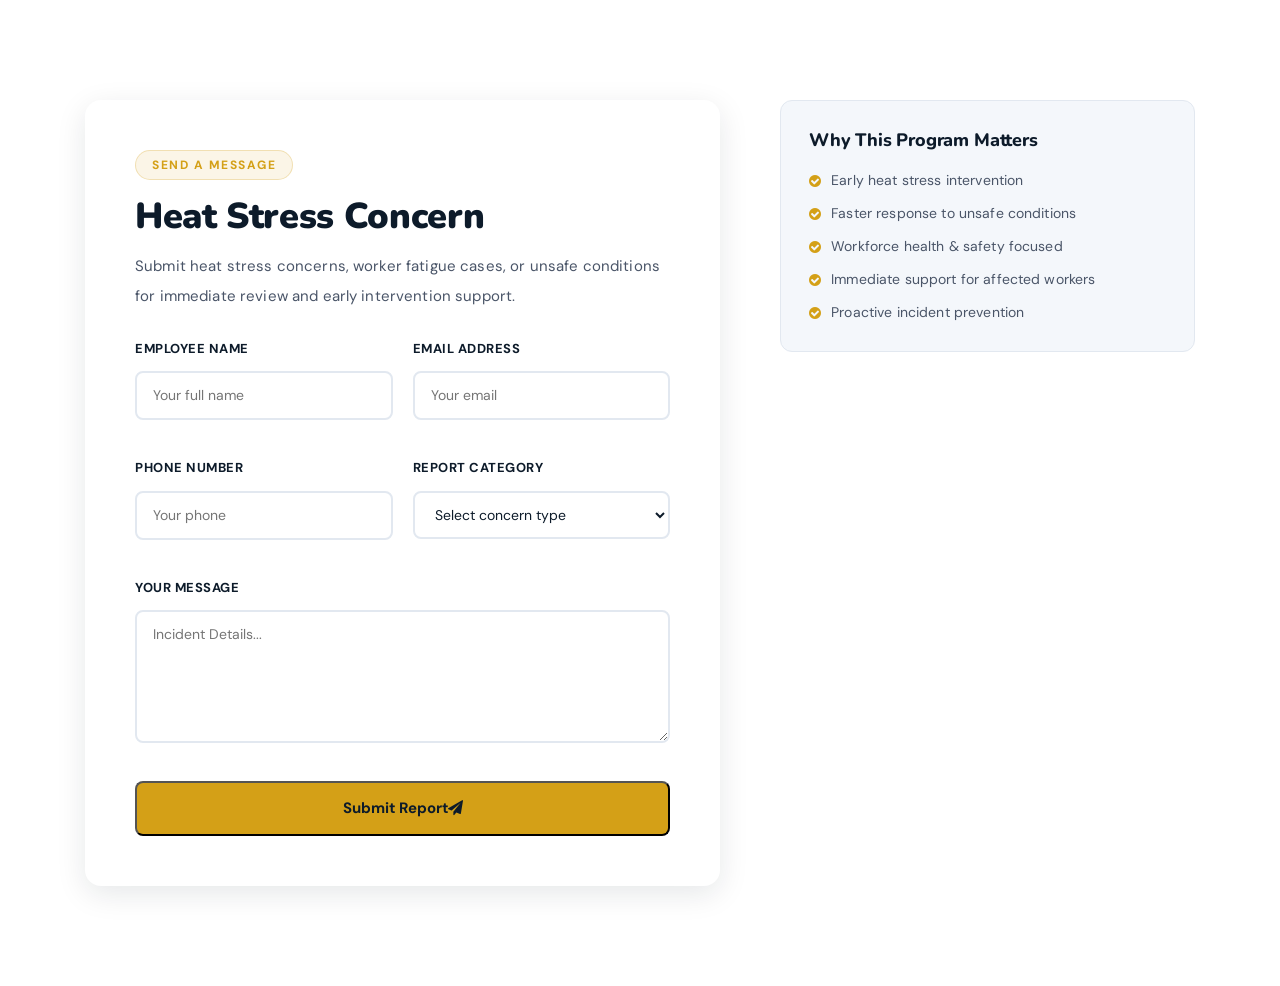
<file: contact.html>
<!DOCTYPE html>
<html lang="en">
<head>
    <meta charset="UTF-8">
    <meta name="description" content="Get in touch with VaultEdge — book a free financial consultation today.">
    <meta http-equiv="X-UA-Compatible" content="IE=edge">
    <meta name="viewport" content="width=device-width, initial-scale=1, shrink-to-fit=no">
    <title>Contact Us — VaultEdge</title>
    <link rel="icon" href="img/core-img/favicon.ico">
    <link rel="stylesheet" href="style.css">
    <link rel="stylesheet" href="css/custom-override.css">
</head>
<body>
    <div class="preloader d-flex align-items-center justify-content-center">
        <div class="lds-ellipsis"><div></div><div></div><div></div><div></div></div>
    </div>
    <!-- <header class="ve-header" id="ve-sticky">
        <div class="container-fluid ve-nav-wrap">
            <div class="ve-logo"><a href="index.html"><span class="ve-logo-icon">V</span><span class="ve-logo-text">Vault<strong>Edge</strong></span></a></div>
            <nav class="ve-nav">
                <ul>
                    <li><a href="index.html">Home</a></li>
                    <li class="has-drop"><a href="about.html">About <i class="fa fa-angle-down"></i></a>
                        <ul class="ve-dropdown">
                            <li><a href="about.html">About Us</a></li>
                            <li><a href="services.html">Our Services</a></li>
                            <li><a href="elements.html">UI Elements</a></li>
                        </ul>
                    </li>
                    <li><a href="services.html">Services</a></li>
                    <li class="has-drop"><a href="#">Solutions <i class="fa fa-angle-down"></i></a>
                        <ul class="ve-dropdown">
                            <li><a href="#">Wealth Management</a></li>
                            <li><a href="#">Retirement Plans</a></li>
                            <li><a href="#">Tax Advisory</a></li>
                            <li><a href="#">Risk Analysis</a></li>
                        </ul>
                    </li>
                    <li><a href="post.html">Insights</a></li>
                    <li><a href="contact.html" class="active">Contact</a></li>
                </ul>
            </nav>
            <div class="ve-nav-cta"><a href="contact.html" class="ve-cta-btn">Get Started <i class="fa fa-arrow-right"></i></a></div>
            <button class="ve-toggler" id="ve-toggle"><span></span><span></span><span></span></button>
        </div>
        <div class="ve-mobile-menu" id="ve-mobile-menu">
            <ul>
                <li><a href="index.html">Home</a></li>
                <li><a href="about.html">About</a></li>
                <li><a href="services.html">Services</a></li>
                <li><a href="#">Solutions</a></li>
                <li><a href="post.html">Insights</a></li>
                <li><a href="contact.html">Contact</a></li>
            </ul>
        </div>
    </header> -->
    <!-- <section class="ve-page-hero" style="background-image:url(img/bg-img/22.jpg);">
        <div class="ve-page-hero-overlay"></div>
        <div class="container ve-page-hero-content">
            <span class="ve-section-tag">Get In Touch</span>
            <h1>We'd Love to <span>Hear From You</span></h1>
            <nav aria-label="breadcrumb"><ol class="ve-breadcrumb"><li><a href="index.html">Home</a></li><li class="active">Contact</li></ol></nav>
        </div>
    </section> -->

    <!-- <section class="ve-contact-cards-section">
        <div class="container">
            <div class="ve-contact-cards-grid">
                <div class="ve-contact-info-card wow fadeInUp" data-wow-delay="100ms"><div class="ve-ci-icon"><i class="fa fa-map-marker"></i></div><h5>Visit Our Office</h5><p>42 Harbor View, San Francisco, CA 94105</p></div>
                <div class="ve-contact-info-card wow fadeInUp" data-wow-delay="250ms"><div class="ve-ci-icon"><i class="fa fa-phone"></i></div><h5>Call Us</h5><p>+1 800 555 0199<br><small>Mon–Fri, 9am – 6pm PST</small></p></div>
                <div class="ve-contact-info-card wow fadeInUp" data-wow-delay="400ms"><div class="ve-ci-icon"><i class="fa fa-envelope"></i></div><h5>Email Us</h5><p>hello@vaultedge.com<br><small>We reply within 24 hours</small></p></div>
            </div>
        </div>
    </section> -->

    <section class="ve-section ve-contact-section">
        <div class="container">
            <div class="row">
                <div class="col-12 col-lg-7 wow fadeInLeft" data-wow-delay="100ms">
                    <div class="ve-contact-form-wrap">
                        <span class="ve-section-tag">Send a Message</span>
                        <h2>Heat Stress Concern</h2>
                        <p>Submit heat stress concerns, worker fatigue cases, or unsafe
                        conditions for immediate review and early intervention support.</p>
                        <form class="ve-contact-form" action="sendmail.php" method="post">
                        <!-- <form class="ve-contact-form" action="#" method="post"> -->
                            <div class="ve-form-row">
                                <div class="ve-form-group"><label>Employee Name</label><input type="text" placeholder="Your full name" name="name" required></div>
                                <div class="ve-form-group"><label>Email Address</label><input type="email" placeholder="Your email" name="email" required></div>
                            </div>
                            <div class="ve-form-row">
                                <div class="ve-form-group"><label>Phone Number</label><input type="tel"  name="phone" placeholder="Your phone"></div>
                                <div class="ve-form-group"><label>Report Category</label>
                                    <select name="category"><option>Select concern type</option><option>Heat Stress Concern</option><option>Worker Fatigue / Exhaustion</option><option>Unsafe Heat Condition</option><option>Immediate Medical Support</option><option>Peak Heat Hour Risk</option></select>
                                </div>
                            </div>
                            <div class="ve-form-group"><label>Your Message</label><textarea name="message" rows="5" placeholder="Incident Details..."></textarea></div>
                            <button type="submit" class="ve-btn-primary">Submit Report<i class="fa fa-paper-plane"></i></button>
                        </form>
                    </div>
                </div>
                <div class="col-12 col-lg-5 wow fadeInRight" data-wow-delay="200ms">
                    <div class="ve-contact-aside">
                        <div class="ve-ca-box">
                            <h4>Why This Program Matters</h4>
                            <ul class="ve-ca-list">
                                <li><i class="fa fa-check-circle"></i> Early heat stress intervention</li>
                                <li><i class="fa fa-check-circle"></i> Faster response to unsafe conditions</li>
                                <li><i class="fa fa-check-circle"></i> Workforce health & safety focused</li>
                                <li><i class="fa fa-check-circle"></i> Immediate support for affected workers</li>
                                <li><i class="fa fa-check-circle"></i> Proactive incident prevention</li>
                            </ul>
                        </div>
                        <!-- <div class="ve-ca-hours">
                            <h5><i class="fa fa-clock-o"></i> Office Hours</h5>
                            <ul>
                                <li><span>Monday – Friday</span><strong>9:00 AM – 6:00 PM</strong></li>
                                <li><span>Saturday</span><strong>10:00 AM – 2:00 PM</strong></li>
                                <li><span>Sunday</span><strong>Closed</strong></li>
                            </ul>
                        </div> -->
                        <!-- <div class="ve-ca-social">
                            <h5>Connect With Us</h5>
                            <div class="ve-social">
                                <a href="#"><i class="fa fa-facebook"></i></a>
                                <a href="#"><i class="fa fa-twitter"></i></a>
                                <a href="#"><i class="fa fa-linkedin"></i></a>
                                <a href="#"><i class="fa fa-instagram"></i></a>
                            </div>
                        </div> -->
                    </div>
                </div>
            </div>
        </div>
    </section>
    <!-- <footer class="ve-footer">
        <div class="container">
            <div class="row">
                <div class="col-12 col-sm-6 col-lg-4 mb-50">
                    <div class="ve-footer-brand">
                        <a href="index.html" class="ve-footer-logo"><span class="ve-logo-icon">V</span><span class="ve-logo-text">Vault<strong>Edge</strong></span></a>
                        <p>Empowering individuals and businesses with intelligent financial strategies since 2012.</p>
                        <div class="ve-social"><a href="#"><i class="fa fa-facebook"></i></a><a href="#"><i class="fa fa-twitter"></i></a><a href="#"><i class="fa fa-linkedin"></i></a><a href="#"><i class="fa fa-instagram"></i></a></div>
                    </div>
                </div>
                <div class="col-12 col-sm-6 col-lg-2 mb-50">
                    <h5 class="ve-footer-title">Quick Links</h5>
                    <ul class="ve-footer-links"><li><a href="index.html">Home</a></li><li><a href="about.html">About Us</a></li><li><a href="services.html">Services</a></li><li><a href="post.html">Insights</a></li><li><a href="contact.html">Contact</a></li></ul>
                </div>
                <div class="col-12 col-sm-6 col-lg-3 mb-50">
                    <h5 class="ve-footer-title">Our Services</h5>
                    <ul class="ve-footer-links"><li><a href="#">Investment Planning</a></li><li><a href="#">Wealth Management</a></li><li><a href="#">Retirement Plans</a></li><li><a href="#">Tax Advisory</a></li><li><a href="#">Risk Management</a></li></ul>
                </div>
                <div class="col-12 col-sm-6 col-lg-3 mb-50">
                    <h5 class="ve-footer-title">Get In Touch</h5>
                    <ul class="ve-footer-contact">
                        <li><i class="fa fa-map-marker"></i> 42 Harbor View, San Francisco, CA</li>
                        <li><i class="fa fa-phone"></i> +1 800 555 0199</li>
                        <li><i class="fa fa-envelope"></i> hello@vaultedge.com</li>
                        <li><i class="fa fa-clock-o"></i> Mon–Fri, 9am – 6pm</li>
                    </ul>
                </div>
            </div>
        </div>
        <div class="ve-footer-bottom"><div class="container"><div class="ve-footer-bottom-inner">
            <p>Copyright &copy; <script>document.write(new Date().getFullYear());</script> VaultEdge. All Rights Reserved <a href="https://github.com/Rabina-Vishwakarma/" class="text-white" target="_blank">Rabina Vishwakarma</a> • Distributed by <a href="https://themewagon.com" class="text-white" target="_blank">ThemeWagon</a></p>
            <ul><li><a href="#">Privacy Policy</a></li><li><a href="#">Terms of Use</a></li><li><a href="#">Cookie Policy</a></li></ul>
        </div></div></div>
    </footer> -->
    <script src="js/jquery/jquery-2.2.4.min.js"></script>
    <script src="js/bootstrap/popper.min.js"></script>
    <script src="js/bootstrap/bootstrap.min.js"></script>
    <script src="js/plugins/plugins.js"></script>
    <script src="js/active.js"></script>
    <script src="js/vaultedge.js"></script>
</body>
</html>
</file>
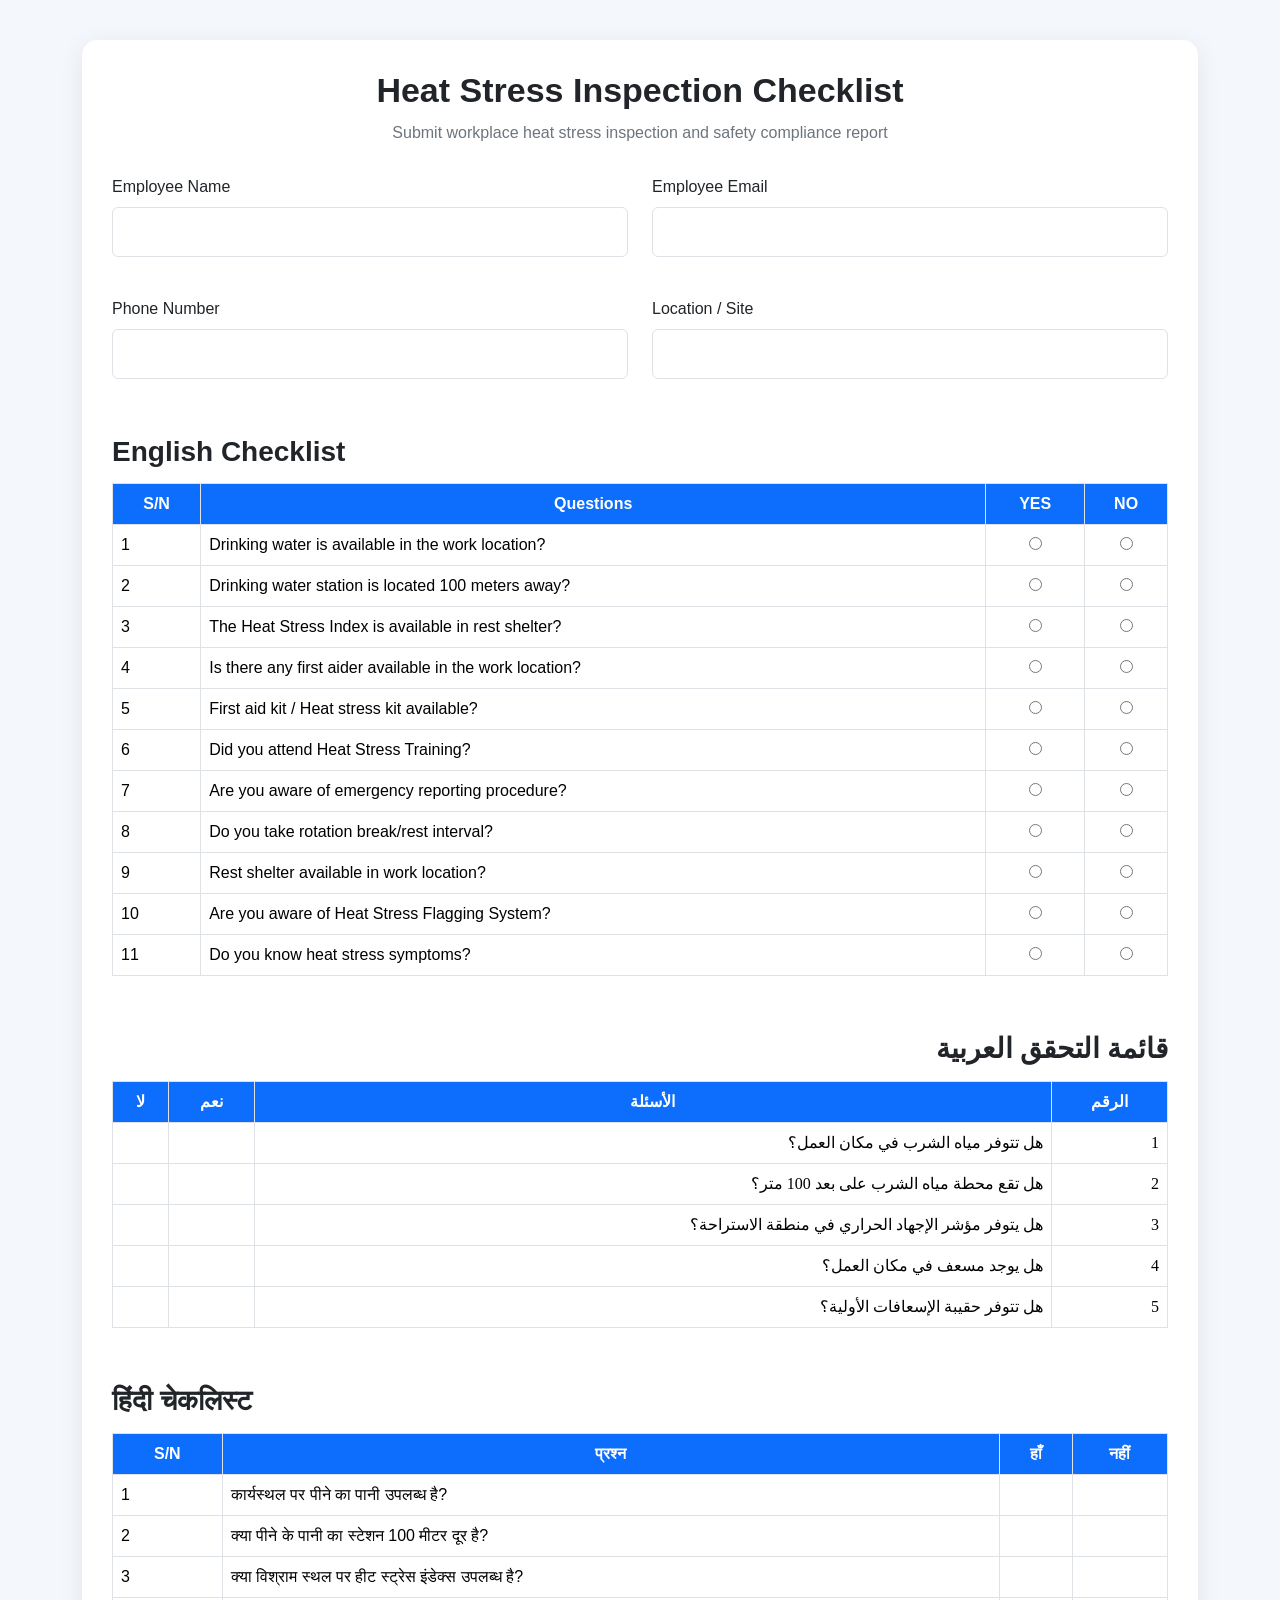
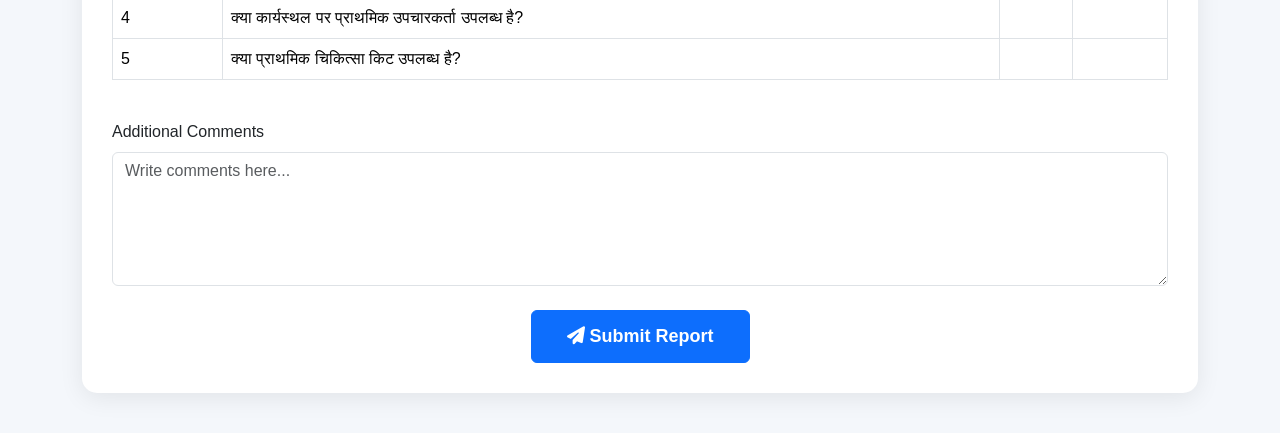
<file: elements.html>
<!DOCTYPE html>
<html lang="en">

<head>

<meta charset="UTF-8">
<meta name="viewport" content="width=device-width, initial-scale=1.0">

<title>Heat Stress Inspection Checklist</title>

<!-- Bootstrap 5 -->
<link href="https://cdn.jsdelivr.net/npm/bootstrap@5.3.3/dist/css/bootstrap.min.css" rel="stylesheet">

<!-- Font Awesome -->
<link rel="stylesheet"
href="https://cdnjs.cloudflare.com/ajax/libs/font-awesome/6.5.1/css/all.min.css">

<style>

body{
    background:#f4f7fb;
    font-family:Arial, sans-serif;
    padding:40px 0;
}

.main-card{
    background:#fff;
    border-radius:15px;
    padding:30px;
    box-shadow:0 5px 25px rgba(0,0,0,0.08);
}

.page-title{
    text-align:center;
    font-size:34px;
    font-weight:700;
    margin-bottom:10px;
}

.page-desc{
    text-align:center;
    color:#6c757d;
    margin-bottom:30px;
}

.section-title{
    margin-top:40px;
    margin-bottom:15px;
    font-weight:700;
}

table{
    vertical-align:middle;
}

th{
    background:#0d6efd !important;
    color:white !important;
    text-align:center;
}

td{
    vertical-align:middle;
}

.arabic{
    direction:rtl;
    text-align:right;
    font-family:tahoma;
}

.hindi{
    font-family:"Nirmala UI", sans-serif;
}

.form-control{
    height:50px;
}

textarea.form-control{
    height:auto;
}

.submit-btn{
    padding:12px 35px;
    font-size:18px;
    font-weight:600;
}

.radio-center{
    text-align:center;
}

</style>

</head>

<body>

<div class="container">

<div class="main-card">

<h1 class="page-title">
Heat Stress Inspection Checklist
</h1>

<p class="page-desc">
Submit workplace heat stress inspection and safety compliance report
</p>

<!-- FORM START -->

<form id="heatForm">

<!-- WEB3FORMS -->

<input type="hidden"
name="access_key"
value="a5bde2d3-051a-47ce-af13-dae19bccd9bc">

<input type="hidden"
name="from_name"
value="Heat Stress Inspection">

<input type="hidden"
name="subject"
value="Heat Stress Inspection Report">

<!-- EMPLOYEE DETAILS -->

<div class="row mb-4">

<div class="col-md-6 mb-3">

<label class="form-label">
Employee Name
</label>

<input type="text"
class="form-control"
name="Employee Name"
required>

</div>

<div class="col-md-6 mb-3">

<label class="form-label">
Employee Email
</label>

<input type="email"
class="form-control"
name="Employee Email"
required>

</div>

</div>

<div class="row mb-4">

<div class="col-md-6 mb-3">

<label class="form-label">
Phone Number
</label>

<input type="tel"
class="form-control"
name="Phone Number">

</div>

<div class="col-md-6 mb-3">

<label class="form-label">
Location / Site
</label>

<input type="text"
class="form-control"
name="Location">

</div>

</div>

<!-- ENGLISH -->

<h3 class="section-title">
English Checklist
</h3>

<div class="table-responsive">

<table class="table table-bordered">

<thead>

<tr>

<th>S/N</th>
<th>Questions</th>
<th>YES</th>
<th>NO</th>

</tr>

</thead>

<tbody>

<tr>
<td>1</td>
<td>Drinking water is available in the work location?</td>

<td class="radio-center">
<input type="radio" name="Q1" value="YES" required>
</td>

<td class="radio-center">
<input type="radio" name="Q1" value="NO">
</td>
</tr>

<tr>
<td>2</td>
<td>Drinking water station is located 100 meters away?</td>

<td class="radio-center">
<input type="radio" name="Q2" value="YES" required>
</td>

<td class="radio-center">
<input type="radio" name="Q2" value="NO">
</td>
</tr>

<tr>
<td>3</td>
<td>The Heat Stress Index is available in rest shelter?</td>

<td class="radio-center">
<input type="radio" name="Q3" value="YES" required>
</td>

<td class="radio-center">
<input type="radio" name="Q3" value="NO">
</td>
</tr>

<tr>
<td>4</td>
<td>Is there any first aider available in the work location?</td>

<td class="radio-center">
<input type="radio" name="Q4" value="YES" required>
</td>

<td class="radio-center">
<input type="radio" name="Q4" value="NO">
</td>
</tr>

<tr>
<td>5</td>
<td>First aid kit / Heat stress kit available?</td>

<td class="radio-center">
<input type="radio" name="Q5" value="YES" required>
</td>

<td class="radio-center">
<input type="radio" name="Q5" value="NO">
</td>
</tr>

<tr>
<td>6</td>
<td>Did you attend Heat Stress Training?</td>

<td class="radio-center">
<input type="radio" name="Q6" value="YES" required>
</td>

<td class="radio-center">
<input type="radio" name="Q6" value="NO">
</td>
</tr>

<tr>
<td>7</td>
<td>Are you aware of emergency reporting procedure?</td>

<td class="radio-center">
<input type="radio" name="Q7" value="YES" required>
</td>

<td class="radio-center">
<input type="radio" name="Q7" value="NO">
</td>
</tr>

<tr>
<td>8</td>
<td>Do you take rotation break/rest interval?</td>

<td class="radio-center">
<input type="radio" name="Q8" value="YES" required>
</td>

<td class="radio-center">
<input type="radio" name="Q8" value="NO">
</td>
</tr>

<tr>
<td>9</td>
<td>Rest shelter available in work location?</td>

<td class="radio-center">
<input type="radio" name="Q9" value="YES" required>
</td>

<td class="radio-center">
<input type="radio" name="Q9" value="NO">
</td>
</tr>

<tr>
<td>10</td>
<td>Are you aware of Heat Stress Flagging System?</td>

<td class="radio-center">
<input type="radio" name="Q10" value="YES" required>
</td>

<td class="radio-center">
<input type="radio" name="Q10" value="NO">
</td>
</tr>

<tr>
<td>11</td>
<td>Do you know heat stress symptoms?</td>

<td class="radio-center">
<input type="radio" name="Q11" value="YES" required>
</td>

<td class="radio-center">
<input type="radio" name="Q11" value="NO">
</td>
</tr>

</tbody>

</table>

</div>

<!-- ARABIC -->

<h3 class="section-title arabic">
قائمة التحقق العربية
</h3>

<div class="table-responsive arabic">

<table class="table table-bordered">

<thead>

<tr>

<th>الرقم</th>
<th>الأسئلة</th>
<th>نعم</th>
<th>لا</th>

</tr>

</thead>

<tbody>

<tr>
<td>1</td>
<td>هل تتوفر مياه الشرب في مكان العمل؟</td>
<td></td>
<td></td>
</tr>

<tr>
<td>2</td>
<td>هل تقع محطة مياه الشرب على بعد 100 متر؟</td>
<td></td>
<td></td>
</tr>

<tr>
<td>3</td>
<td>هل يتوفر مؤشر الإجهاد الحراري في منطقة الاستراحة؟</td>
<td></td>
<td></td>
</tr>

<tr>
<td>4</td>
<td>هل يوجد مسعف في مكان العمل؟</td>
<td></td>
<td></td>
</tr>

<tr>
<td>5</td>
<td>هل تتوفر حقيبة الإسعافات الأولية؟</td>
<td></td>
<td></td>
</tr>

</tbody>

</table>

</div>

<!-- HINDI -->

<h3 class="section-title hindi">
हिंदी चेकलिस्ट
</h3>

<div class="table-responsive hindi">

<table class="table table-bordered">

<thead>

<tr>

<th>S/N</th>
<th>प्रश्न</th>
<th>हाँ</th>
<th>नहीं</th>

</tr>

</thead>

<tbody>

<tr>
<td>1</td>
<td>कार्यस्थल पर पीने का पानी उपलब्ध है?</td>
<td></td>
<td></td>
</tr>

<tr>
<td>2</td>
<td>क्या पीने के पानी का स्टेशन 100 मीटर दूर है?</td>
<td></td>
<td></td>
</tr>

<tr>
<td>3</td>
<td>क्या विश्राम स्थल पर हीट स्ट्रेस इंडेक्स उपलब्ध है?</td>
<td></td>
<td></td>
</tr>

<tr>
<td>4</td>
<td>क्या कार्यस्थल पर प्राथमिक उपचारकर्ता उपलब्ध है?</td>
<td></td>
<td></td>
</tr>

<tr>
<td>5</td>
<td>क्या प्राथमिक चिकित्सा किट उपलब्ध है?</td>
<td></td>
<td></td>
</tr>

</tbody>

</table>

</div>

<!-- COMMENTS -->

<div class="mt-4 mb-4">

<label class="form-label">
Additional Comments
</label>

<textarea class="form-control"
name="Comments"
rows="5"
placeholder="Write comments here..."></textarea>

</div>

<!-- BUTTON -->

<div class="text-center">

<button type="submit"
class="btn btn-primary submit-btn">

<i class="fa fa-paper-plane"></i>
Submit Report

</button>

</div>

</form>

</div>

</div>

<!-- JAVASCRIPT -->

<script>

const form = document.getElementById("heatForm");

form.addEventListener("submit", async function(e){

    e.preventDefault();

    const formData = new FormData(form);

    try{

        const response = await fetch(
            "https://api.web3forms.com/submit",
            {
                method: "POST",
                body: formData
            }
        );

        const result = await response.json();

        console.log(result);

        if(result.success){

            alert("Form Submitted Successfully!");

            form.reset();

        }else{

            alert(result.message || "Submission Failed");

        }

    }catch(error){

        console.log(error);

        alert("Connection Error");

    }

});

</script>

</body>
</html>
</file>
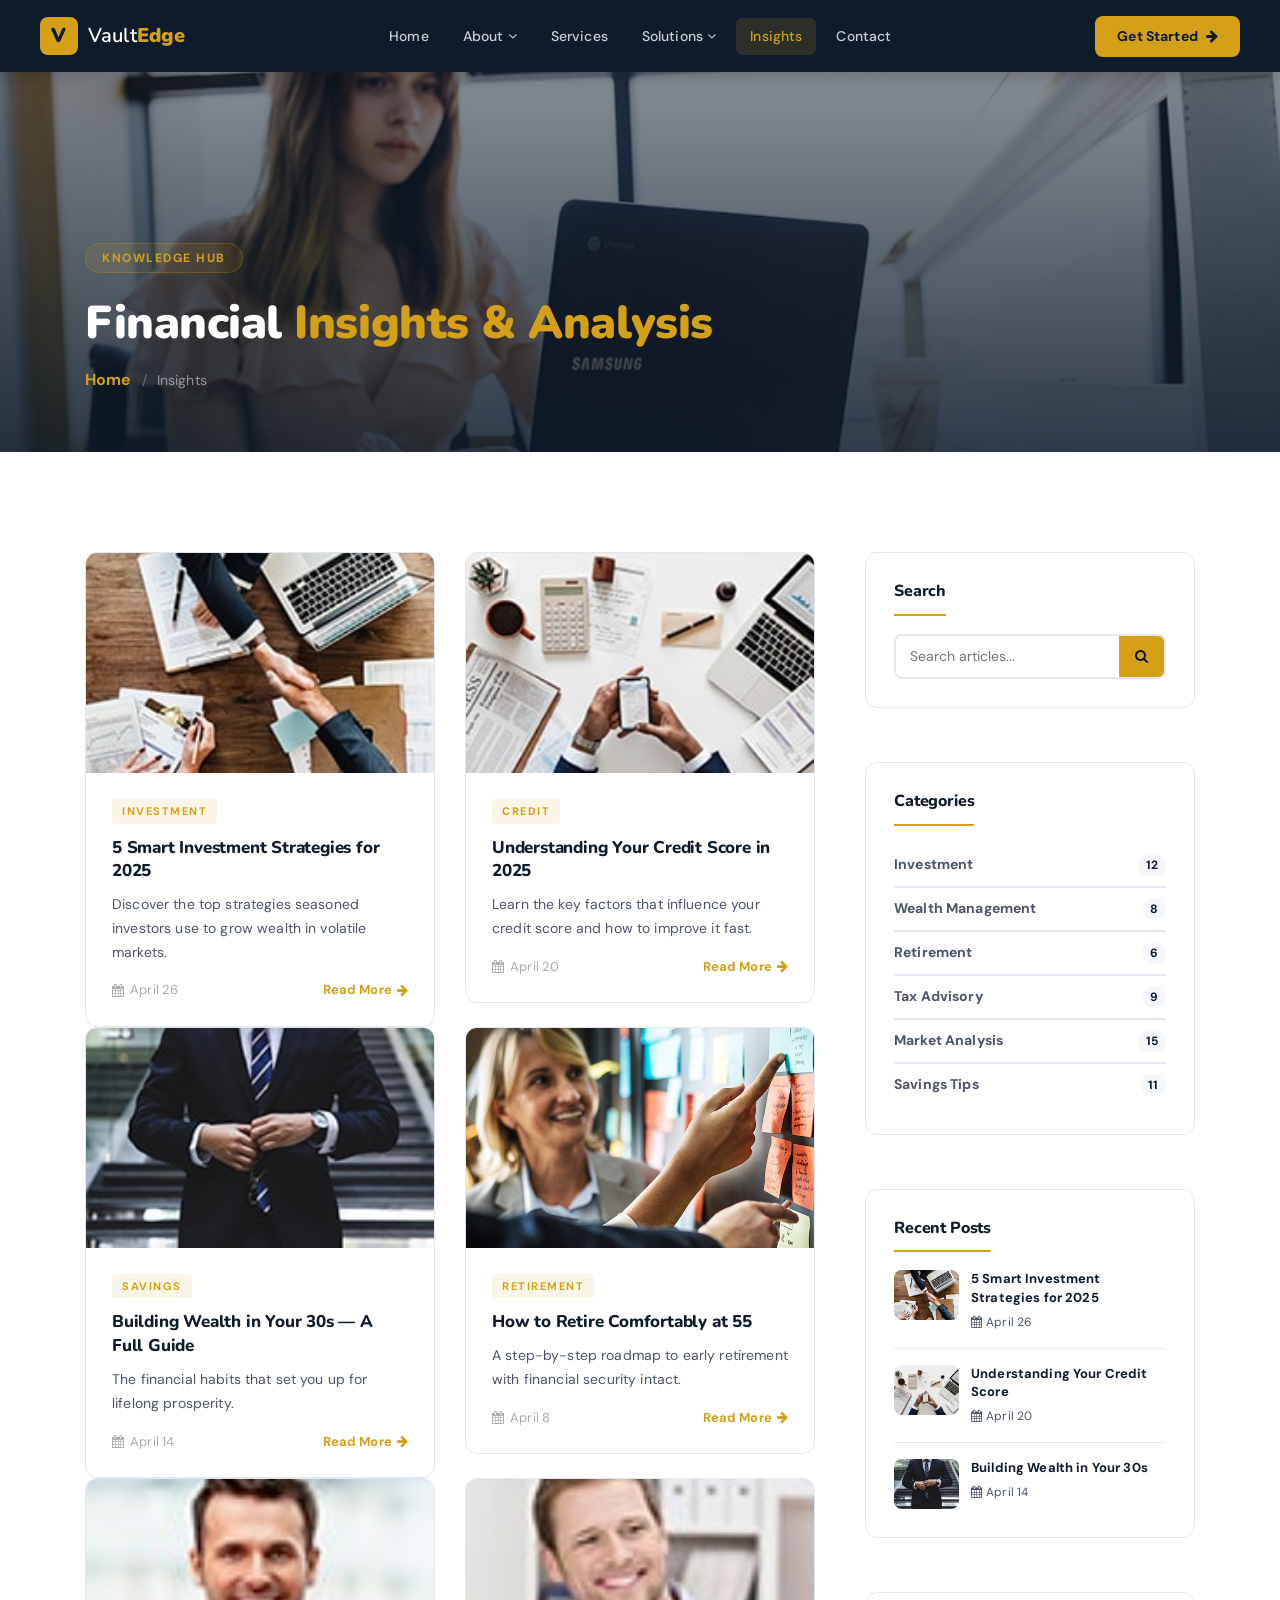
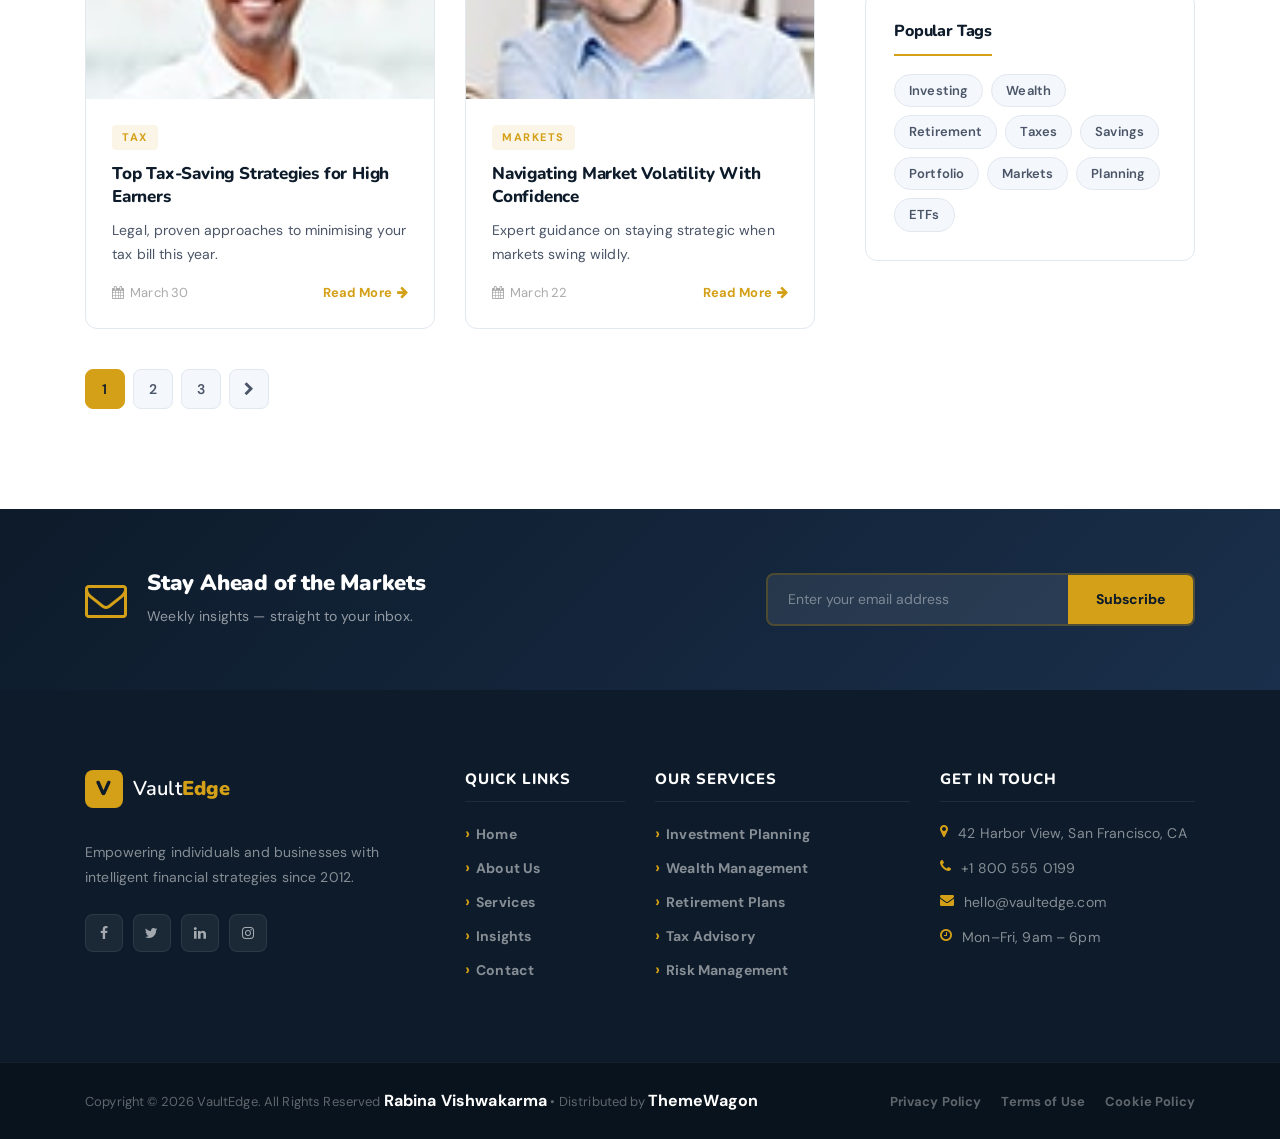
<file: post.html>
<!DOCTYPE html>
<html lang="en">
<head>
    <meta charset="UTF-8">
    <meta name="description" content="VaultEdge blog — expert investment tips, market analysis, and wealth management guides.">
    <meta http-equiv="X-UA-Compatible" content="IE=edge">
    <meta name="viewport" content="width=device-width, initial-scale=1, shrink-to-fit=no">
    <title>Financial Insights — VaultEdge</title>
    <link rel="icon" href="img/core-img/favicon.ico">
    <link rel="stylesheet" href="style.css">
    <link rel="stylesheet" href="css/custom-override.css">
</head>
<body>
    <div class="preloader d-flex align-items-center justify-content-center">
        <div class="lds-ellipsis"><div></div><div></div><div></div><div></div></div>
    </div>
    <header class="ve-header" id="ve-sticky">
        <div class="container-fluid ve-nav-wrap">
            <div class="ve-logo"><a href="index.html"><span class="ve-logo-icon">V</span><span class="ve-logo-text">Vault<strong>Edge</strong></span></a></div>
            <nav class="ve-nav"><ul>
                <li><a href="index.html">Home</a></li>
                <li class="has-drop"><a href="about.html">About <i class="fa fa-angle-down"></i></a>
                    <ul class="ve-dropdown"><li><a href="about.html">About Us</a></li><li><a href="services.html">Our Services</a></li><li><a href="elements.html">UI Elements</a></li></ul>
                </li>
                <li><a href="services.html">Services</a></li>
                <li class="has-drop"><a href="#">Solutions <i class="fa fa-angle-down"></i></a>
                    <ul class="ve-dropdown"><li><a href="#">Wealth Management</a></li><li><a href="#">Retirement Plans</a></li><li><a href="#">Tax Advisory</a></li><li><a href="#">Risk Analysis</a></li></ul>
                </li>
                <li><a href="post.html" class="active">Insights</a></li>
                <li><a href="contact.html">Contact</a></li>
            </ul></nav>
            <div class="ve-nav-cta"><a href="contact.html" class="ve-cta-btn">Get Started <i class="fa fa-arrow-right"></i></a></div>
            <button class="ve-toggler" id="ve-toggle"><span></span><span></span><span></span></button>
        </div>
        <div class="ve-mobile-menu" id="ve-mobile-menu"><ul>
            <li><a href="index.html">Home</a></li><li><a href="about.html">About</a></li>
            <li><a href="services.html">Services</a></li><li><a href="#">Solutions</a></li>
            <li><a href="post.html">Insights</a></li><li><a href="contact.html">Contact</a></li>
        </ul></div>
    </header>
    <section class="ve-page-hero" style="background-image:url(img/bg-img/24.jpg);">
        <div class="ve-page-hero-overlay"></div>
        <div class="container ve-page-hero-content">
            <span class="ve-section-tag">Knowledge Hub</span><h1>Financial <span>Insights &amp; Analysis</span></h1>
            <nav aria-label="breadcrumb"><ol class="ve-breadcrumb"><li><a href="index.html">Home</a></li><li class="active">Insights</li></ol></nav>
        </div>
    </section>

    <section class="ve-section">
        <div class="container">
            <div class="row">
                <div class="col-12 col-lg-8">
                    <div class="row">
                        <div class="col-12 col-md-6 wow fadeInUp" data-wow-delay="100ms"><div class="ve-insight-card"><div class="ve-insight-img bg-img" style="background-image:url(img/bg-img/10.jpg);"></div><div class="ve-insight-body"><span class="ve-insight-cat">Investment</span><h5><a href="single-post.html">5 Smart Investment Strategies for 2025</a></h5><p>Discover the top strategies seasoned investors use to grow wealth in volatile markets.</p><div class="ve-insight-meta"><span><i class="fa fa-calendar"></i> April 26</span><a href="single-post.html">Read More <i class="fa fa-arrow-right"></i></a></div></div></div></div>
                        <div class="col-12 col-md-6 wow fadeInUp" data-wow-delay="200ms"><div class="ve-insight-card"><div class="ve-insight-img bg-img" style="background-image:url(img/bg-img/11.jpg);"></div><div class="ve-insight-body"><span class="ve-insight-cat">Credit</span><h5><a href="single-post.html">Understanding Your Credit Score in 2025</a></h5><p>Learn the key factors that influence your credit score and how to improve it fast.</p><div class="ve-insight-meta"><span><i class="fa fa-calendar"></i> April 20</span><a href="single-post.html">Read More <i class="fa fa-arrow-right"></i></a></div></div></div></div>
                        <div class="col-12 col-md-6 wow fadeInUp" data-wow-delay="300ms"><div class="ve-insight-card"><div class="ve-insight-img bg-img" style="background-image:url(img/bg-img/12.jpg);"></div><div class="ve-insight-body"><span class="ve-insight-cat">Savings</span><h5><a href="single-post.html">Building Wealth in Your 30s — A Full Guide</a></h5><p>The financial habits that set you up for lifelong prosperity.</p><div class="ve-insight-meta"><span><i class="fa fa-calendar"></i> April 14</span><a href="single-post.html">Read More <i class="fa fa-arrow-right"></i></a></div></div></div></div>
                        <div class="col-12 col-md-6 wow fadeInUp" data-wow-delay="400ms"><div class="ve-insight-card"><div class="ve-insight-img bg-img" style="background-image:url(img/bg-img/23.jpg);"></div><div class="ve-insight-body"><span class="ve-insight-cat">Retirement</span><h5><a href="single-post.html">How to Retire Comfortably at 55</a></h5><p>A step-by-step roadmap to early retirement with financial security intact.</p><div class="ve-insight-meta"><span><i class="fa fa-calendar"></i> April 8</span><a href="single-post.html">Read More <i class="fa fa-arrow-right"></i></a></div></div></div></div>
                        <div class="col-12 col-md-6 wow fadeInUp" data-wow-delay="500ms"><div class="ve-insight-card"><div class="ve-insight-img bg-img" style="background-image:url(img/bg-img/25.jpg);"></div><div class="ve-insight-body"><span class="ve-insight-cat">Tax</span><h5><a href="single-post.html">Top Tax-Saving Strategies for High Earners</a></h5><p>Legal, proven approaches to minimising your tax bill this year.</p><div class="ve-insight-meta"><span><i class="fa fa-calendar"></i> March 30</span><a href="single-post.html">Read More <i class="fa fa-arrow-right"></i></a></div></div></div></div>
                        <div class="col-12 col-md-6 wow fadeInUp" data-wow-delay="600ms"><div class="ve-insight-card"><div class="ve-insight-img bg-img" style="background-image:url(img/bg-img/26.jpg);"></div><div class="ve-insight-body"><span class="ve-insight-cat">Markets</span><h5><a href="single-post.html">Navigating Market Volatility With Confidence</a></h5><p>Expert guidance on staying strategic when markets swing wildly.</p><div class="ve-insight-meta"><span><i class="fa fa-calendar"></i> March 22</span><a href="single-post.html">Read More <i class="fa fa-arrow-right"></i></a></div></div></div></div>
                    </div>
                    <div class="ve-pagination"><a href="#" class="active">1</a><a href="#">2</a><a href="#">3</a><a href="#"><i class="fa fa-chevron-right"></i></a></div>
                </div>
                <div class="col-12 col-lg-4">
                    <div class="ve-sidebar">
                        <div class="ve-sidebar-widget">
                            <h5 class="ve-sidebar-title">Search</h5>
                            <div class="ve-search-box"><input type="text" placeholder="Search articles..."><button><i class="fa fa-search"></i></button></div>
                        </div>
                        <div class="ve-sidebar-widget">
                            <h5 class="ve-sidebar-title">Categories</h5>
                            <ul class="ve-cat-list">
                                <li><a href="#">Investment <span>12</span></a></li>
                                <li><a href="#">Wealth Management <span>8</span></a></li>
                                <li><a href="#">Retirement <span>6</span></a></li>
                                <li><a href="#">Tax Advisory <span>9</span></a></li>
                                <li><a href="#">Market Analysis <span>15</span></a></li>
                                <li><a href="#">Savings Tips <span>11</span></a></li>
                            </ul>
                        </div>
                        <div class="ve-sidebar-widget">
                            <h5 class="ve-sidebar-title">Recent Posts</h5>
                            <div class="ve-recent-post"><div class="ve-rp-img bg-img" style="background-image:url(img/bg-img/10.jpg);"></div><div><a href="single-post.html">5 Smart Investment Strategies for 2025</a><span><i class="fa fa-calendar"></i> April 26</span></div></div>
                            <div class="ve-recent-post"><div class="ve-rp-img bg-img" style="background-image:url(img/bg-img/11.jpg);"></div><div><a href="single-post.html">Understanding Your Credit Score</a><span><i class="fa fa-calendar"></i> April 20</span></div></div>
                            <div class="ve-recent-post"><div class="ve-rp-img bg-img" style="background-image:url(img/bg-img/12.jpg);"></div><div><a href="single-post.html">Building Wealth in Your 30s</a><span><i class="fa fa-calendar"></i> April 14</span></div></div>
                        </div>
                        <div class="ve-sidebar-widget">
                            <h5 class="ve-sidebar-title">Popular Tags</h5>
                            <div class="ve-tags"><a href="#">Investing</a><a href="#">Wealth</a><a href="#">Retirement</a><a href="#">Taxes</a><a href="#">Savings</a><a href="#">Portfolio</a><a href="#">Markets</a><a href="#">Planning</a><a href="#">ETFs</a></div>
                        </div>
                    </div>
                </div>
            </div>
        </div>
    </section>
    <section class="ve-newsletter-section"><div class="container"><div class="ve-newsletter-wrap">
        <div class="ve-nl-left"><i class="fa fa-envelope-o"></i><div><h3>Stay Ahead of the Markets</h3><p>Weekly insights — straight to your inbox.</p></div></div>
        <div class="ve-nl-right"><form class="ve-nl-form" action="#" method="post"><input type="email" placeholder="Enter your email address" required><button type="submit">Subscribe</button></form></div>
    </div></div></section>
    <footer class="ve-footer"><div class="container"><div class="row">
        <div class="col-12 col-sm-6 col-lg-4 mb-50"><div class="ve-footer-brand">
            <a href="index.html" class="ve-footer-logo"><span class="ve-logo-icon">V</span><span class="ve-logo-text">Vault<strong>Edge</strong></span></a>
            <p>Empowering individuals and businesses with intelligent financial strategies since 2012.</p>
            <div class="ve-social"><a href="#"><i class="fa fa-facebook"></i></a><a href="#"><i class="fa fa-twitter"></i></a><a href="#"><i class="fa fa-linkedin"></i></a><a href="#"><i class="fa fa-instagram"></i></a></div>
        </div></div>
        <div class="col-12 col-sm-6 col-lg-2 mb-50"><h5 class="ve-footer-title">Quick Links</h5>
            <ul class="ve-footer-links"><li><a href="index.html">Home</a></li><li><a href="about.html">About Us</a></li><li><a href="services.html">Services</a></li><li><a href="post.html">Insights</a></li><li><a href="contact.html">Contact</a></li></ul>
        </div>
        <div class="col-12 col-sm-6 col-lg-3 mb-50"><h5 class="ve-footer-title">Our Services</h5>
            <ul class="ve-footer-links"><li><a href="#">Investment Planning</a></li><li><a href="#">Wealth Management</a></li><li><a href="#">Retirement Plans</a></li><li><a href="#">Tax Advisory</a></li><li><a href="#">Risk Management</a></li></ul>
        </div>
        <div class="col-12 col-sm-6 col-lg-3 mb-50"><h5 class="ve-footer-title">Get In Touch</h5>
            <ul class="ve-footer-contact"><li><i class="fa fa-map-marker"></i> 42 Harbor View, San Francisco, CA</li><li><i class="fa fa-phone"></i> +1 800 555 0199</li><li><i class="fa fa-envelope"></i> hello@vaultedge.com</li><li><i class="fa fa-clock-o"></i> Mon–Fri, 9am – 6pm</li></ul>
        </div>
    </div></div>
    <div class="ve-footer-bottom"><div class="container"><div class="ve-footer-bottom-inner">
        <p>Copyright &copy; <script>document.write(new Date().getFullYear());</script> VaultEdge. All Rights Reserved <a href="https://github.com/Rabina-Vishwakarma/" class="text-white" target="_blank">Rabina Vishwakarma</a> • Distributed by <a href="https://themewagon.com" class="text-white" target="_blank">ThemeWagon</a></p>
        <ul><li><a href="#">Privacy Policy</a></li><li><a href="#">Terms of Use</a></li><li><a href="#">Cookie Policy</a></li></ul>
    </div></div></div></footer>
    <script src="js/jquery/jquery-2.2.4.min.js"></script>
    <script src="js/bootstrap/popper.min.js"></script>
    <script src="js/bootstrap/bootstrap.min.js"></script>
    <script src="js/plugins/plugins.js"></script>
    <script src="js/active.js"></script>
    <script src="js/vaultedge.js"></script>
</body></html>
</file>
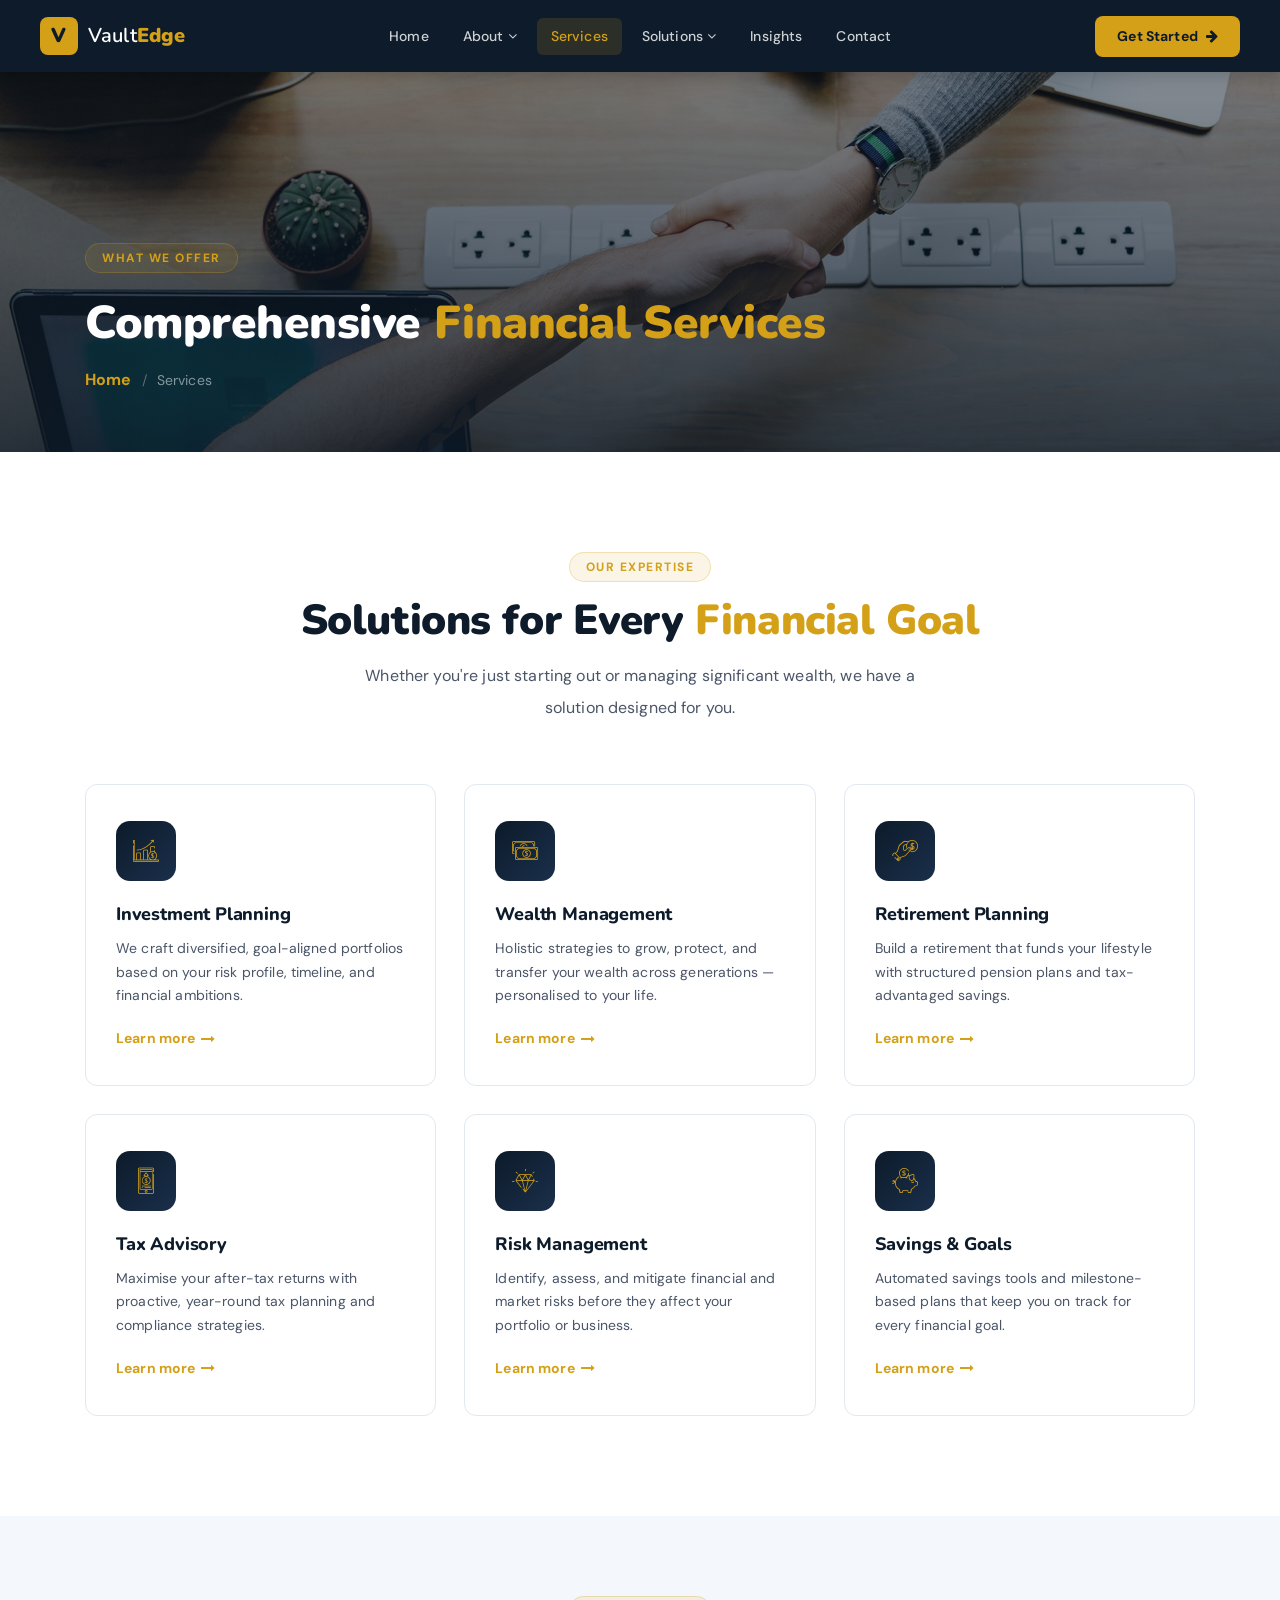
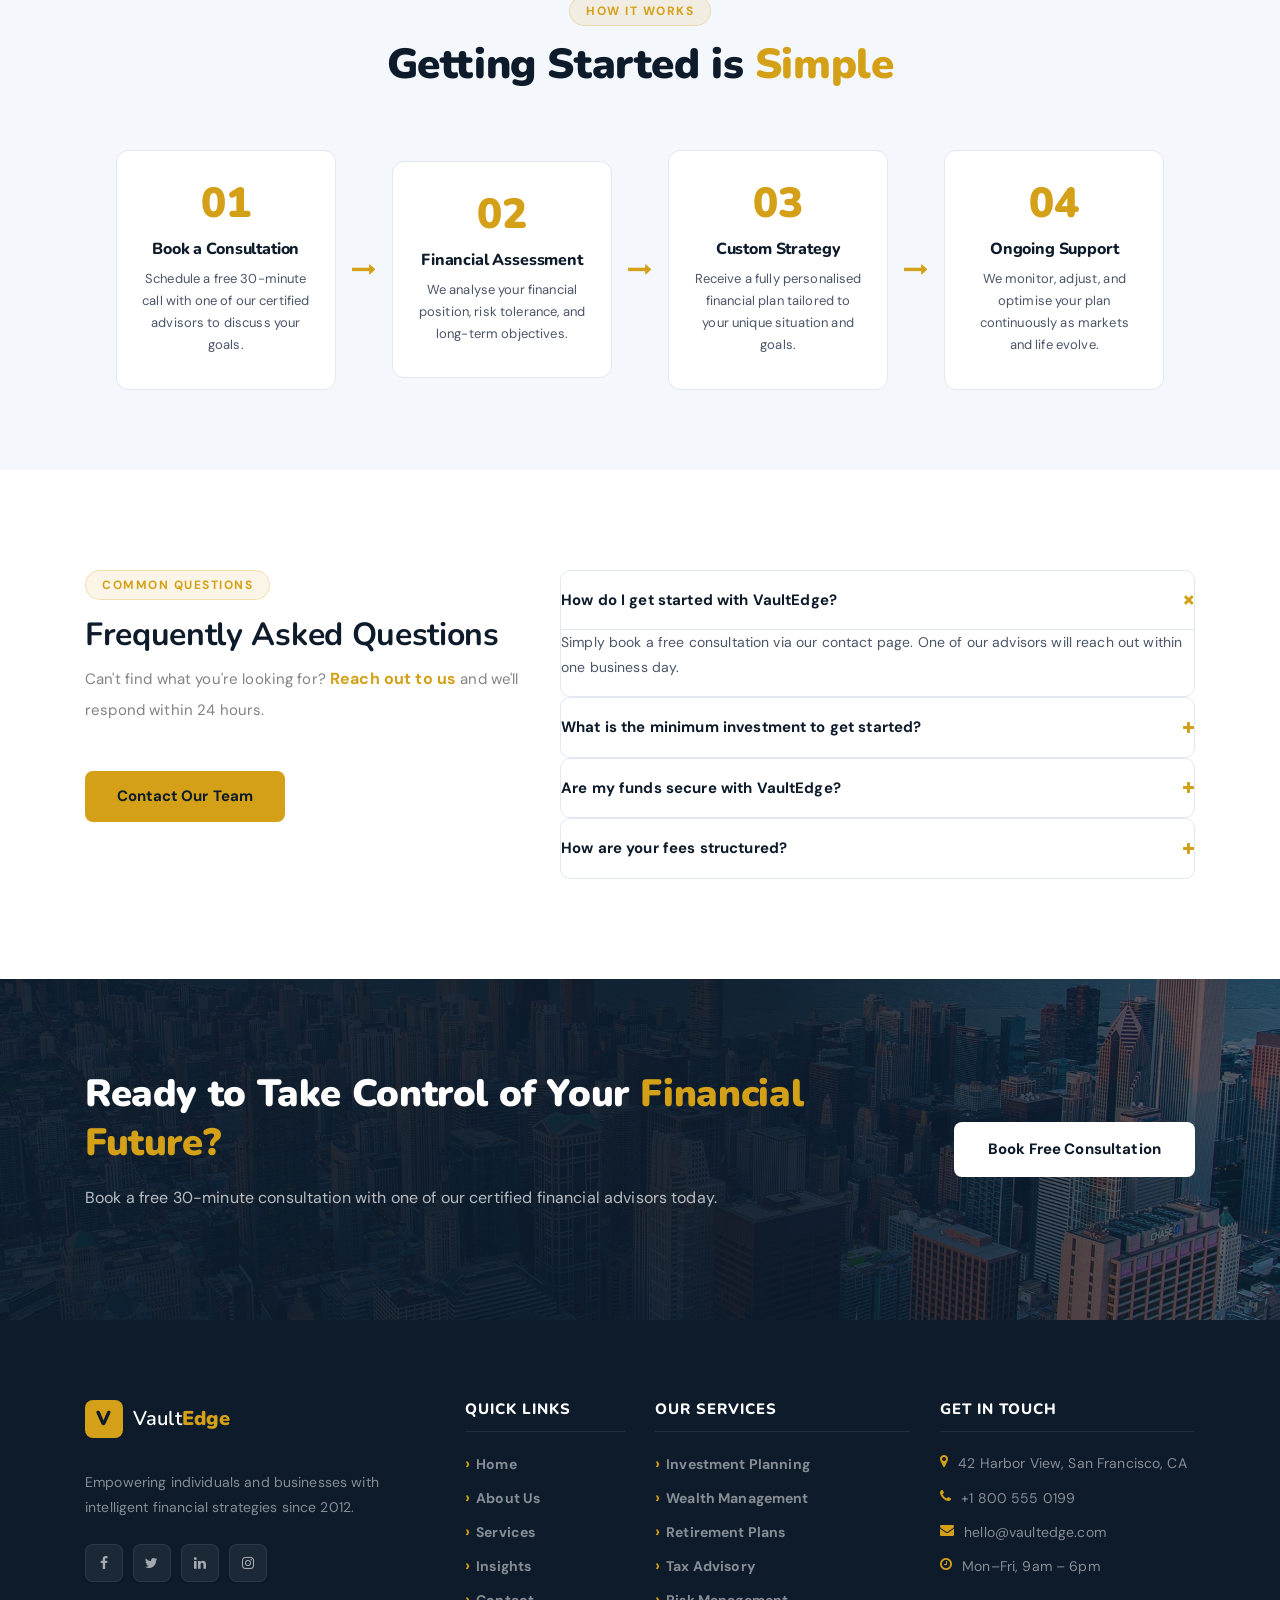
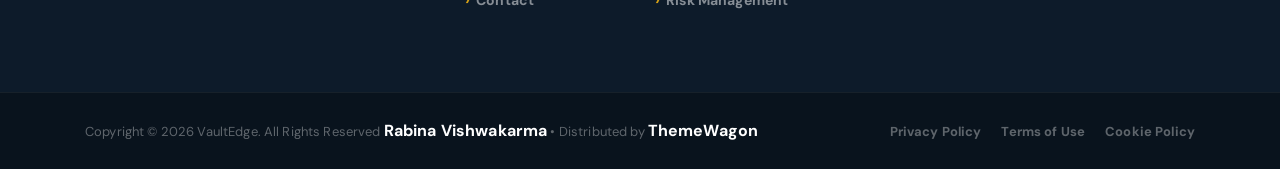
<file: services.html>
<!DOCTYPE html>
<html lang="en">
<head>
    <meta charset="UTF-8">
    <meta name="description" content="VaultEdge offers investment, wealth management, retirement, tax, and risk services.">
    <meta http-equiv="X-UA-Compatible" content="IE=edge">
    <meta name="viewport" content="width=device-width, initial-scale=1, shrink-to-fit=no">
    <title>Our Services — VaultEdge</title>
    <link rel="icon" href="img/core-img/favicon.ico">
    <link rel="stylesheet" href="style.css">
    <link rel="stylesheet" href="css/custom-override.css">
</head>
<body>
    <div class="preloader d-flex align-items-center justify-content-center">
        <div class="lds-ellipsis"><div></div><div></div><div></div><div></div></div>
    </div>
    <header class="ve-header" id="ve-sticky">
        <div class="container-fluid ve-nav-wrap">
            <div class="ve-logo"><a href="index.html"><span class="ve-logo-icon">V</span><span class="ve-logo-text">Vault<strong>Edge</strong></span></a></div>
            <nav class="ve-nav">
                <ul>
                    <li><a href="index.html">Home</a></li>
                    <li class="has-drop"><a href="about.html">About <i class="fa fa-angle-down"></i></a>
                        <ul class="ve-dropdown">
                            <li><a href="about.html">About Us</a></li>
                            <li><a href="services.html">Our Services</a></li>
                            <li><a href="elements.html">UI Elements</a></li>
                        </ul>
                    </li>
                    <li><a href="services.html" class="active">Services</a></li>
                    <li class="has-drop"><a href="#">Solutions <i class="fa fa-angle-down"></i></a>
                        <ul class="ve-dropdown">
                            <li><a href="#">Wealth Management</a></li>
                            <li><a href="#">Retirement Plans</a></li>
                            <li><a href="#">Tax Advisory</a></li>
                            <li><a href="#">Risk Analysis</a></li>
                        </ul>
                    </li>
                    <li><a href="post.html">Insights</a></li>
                    <li><a href="contact.html">Contact</a></li>
                </ul>
            </nav>
            <div class="ve-nav-cta"><a href="contact.html" class="ve-cta-btn">Get Started <i class="fa fa-arrow-right"></i></a></div>
            <button class="ve-toggler" id="ve-toggle"><span></span><span></span><span></span></button>
        </div>
        <div class="ve-mobile-menu" id="ve-mobile-menu">
            <ul>
                <li><a href="index.html">Home</a></li>
                <li><a href="about.html">About</a></li>
                <li><a href="services.html">Services</a></li>
                <li><a href="#">Solutions</a></li>
                <li><a href="post.html">Insights</a></li>
                <li><a href="contact.html">Contact</a></li>
            </ul>
        </div>
    </header>
    <section class="ve-page-hero" style="background-image:url(img/bg-img/20.jpg);">
        <div class="ve-page-hero-overlay"></div>
        <div class="container ve-page-hero-content">
            <span class="ve-section-tag">What We Offer</span>
            <h1>Comprehensive <span>Financial Services</span></h1>
            <nav aria-label="breadcrumb"><ol class="ve-breadcrumb"><li><a href="index.html">Home</a></li><li class="active">Services</li></ol></nav>
        </div>
    </section>

    <section class="ve-section">
        <div class="container">
            <div class="ve-section-header text-center">
                <span class="ve-section-tag">Our Expertise</span>
                <h2>Solutions for Every <span>Financial Goal</span></h2>
                <p>Whether you're just starting out or managing significant wealth, we have a solution designed for you.</p>
            </div>
            <div class="ve-services-grid">
                <div class="ve-service-card wow fadeInUp" data-wow-delay="100ms"><div class="ve-service-icon"><i class="icon-profits"></i></div><h4>Investment Planning</h4><p>We craft diversified, goal-aligned portfolios based on your risk profile, timeline, and financial ambitions.</p><a href="#" class="ve-card-link">Learn more <i class="fa fa-long-arrow-right"></i></a></div>
                <div class="ve-service-card wow fadeInUp" data-wow-delay="200ms"><div class="ve-service-icon"><i class="icon-money-1"></i></div><h4>Wealth Management</h4><p>Holistic strategies to grow, protect, and transfer your wealth across generations — personalised to your life.</p><a href="#" class="ve-card-link">Learn more <i class="fa fa-long-arrow-right"></i></a></div>
                <div class="ve-service-card wow fadeInUp" data-wow-delay="300ms"><div class="ve-service-icon"><i class="icon-coin"></i></div><h4>Retirement Planning</h4><p>Build a retirement that funds your lifestyle with structured pension plans and tax-advantaged savings.</p><a href="#" class="ve-card-link">Learn more <i class="fa fa-long-arrow-right"></i></a></div>
                <div class="ve-service-card wow fadeInUp" data-wow-delay="400ms"><div class="ve-service-icon"><i class="icon-smartphone-1"></i></div><h4>Tax Advisory</h4><p>Maximise your after-tax returns with proactive, year-round tax planning and compliance strategies.</p><a href="#" class="ve-card-link">Learn more <i class="fa fa-long-arrow-right"></i></a></div>
                <div class="ve-service-card wow fadeInUp" data-wow-delay="500ms"><div class="ve-service-icon"><i class="icon-diamond"></i></div><h4>Risk Management</h4><p>Identify, assess, and mitigate financial and market risks before they affect your portfolio or business.</p><a href="#" class="ve-card-link">Learn more <i class="fa fa-long-arrow-right"></i></a></div>
                <div class="ve-service-card wow fadeInUp" data-wow-delay="600ms"><div class="ve-service-icon"><i class="icon-piggy-bank"></i></div><h4>Savings &amp; Goals</h4><p>Automated savings tools and milestone-based plans that keep you on track for every financial goal.</p><a href="#" class="ve-card-link">Learn more <i class="fa fa-long-arrow-right"></i></a></div>
            </div>
        </div>
    </section>

    <section class="ve-process-section">
        <div class="container">
            <div class="ve-section-header text-center">
                <span class="ve-section-tag">How It Works</span>
                <h2>Getting Started is <span>Simple</span></h2>
            </div>
            <div class="ve-process-grid">
                <div class="ve-process-step wow fadeInUp" data-wow-delay="100ms"><div class="ve-process-num">01</div><h5>Book a Consultation</h5><p>Schedule a free 30-minute call with one of our certified advisors to discuss your goals.</p></div>
                <div class="ve-process-arrow"><i class="fa fa-long-arrow-right"></i></div>
                <div class="ve-process-step wow fadeInUp" data-wow-delay="250ms"><div class="ve-process-num">02</div><h5>Financial Assessment</h5><p>We analyse your financial position, risk tolerance, and long-term objectives.</p></div>
                <div class="ve-process-arrow"><i class="fa fa-long-arrow-right"></i></div>
                <div class="ve-process-step wow fadeInUp" data-wow-delay="400ms"><div class="ve-process-num">03</div><h5>Custom Strategy</h5><p>Receive a fully personalised financial plan tailored to your unique situation and goals.</p></div>
                <div class="ve-process-arrow"><i class="fa fa-long-arrow-right"></i></div>
                <div class="ve-process-step wow fadeInUp" data-wow-delay="550ms"><div class="ve-process-num">04</div><h5>Ongoing Support</h5><p>We monitor, adjust, and optimise your plan continuously as markets and life evolve.</p></div>
            </div>
        </div>
    </section>

    <section class="ve-section ve-faq-section">
        <div class="container">
            <div class="row align-items-start">
                <div class="col-12 col-lg-5 wow fadeInLeft" data-wow-delay="100ms">
                    <span class="ve-section-tag">Common Questions</span>
                    <h2>Frequently Asked <span>Questions</span></h2>
                    <p>Can't find what you're looking for? <a href="contact.html" style="color:var(--ve-gold);">Reach out to us</a> and we'll respond within 24 hours.</p>
                    <a href="contact.html" class="ve-btn-primary mt-30">Contact Our Team</a>
                </div>
                <div class="col-12 col-lg-7 wow fadeInRight" data-wow-delay="200ms">
                    <div class="ve-faq-list">
                        <div class="ve-faq-item open"><div class="ve-faq-q"><span>How do I get started with VaultEdge?</span><i class="fa fa-plus"></i></div><div class="ve-faq-a">Simply book a free consultation via our contact page. One of our advisors will reach out within one business day.</div></div>
                        <div class="ve-faq-item"><div class="ve-faq-q"><span>What is the minimum investment to get started?</span><i class="fa fa-plus"></i></div><div class="ve-faq-a">There is no minimum investment. We work with clients at all wealth levels and tailor our services accordingly.</div></div>
                        <div class="ve-faq-item"><div class="ve-faq-q"><span>Are my funds secure with VaultEdge?</span><i class="fa fa-plus"></i></div><div class="ve-faq-a">Yes. Your assets are held with SIPC-protected custodians and we use bank-grade 256-bit encryption across all platforms.</div></div>
                        <div class="ve-faq-item"><div class="ve-faq-q"><span>How are your fees structured?</span><i class="fa fa-plus"></i></div><div class="ve-faq-a">We operate on a transparent fee-only model. We never earn commissions — our advice is always purely in your best interest.</div></div>
                    </div>
                </div>
            </div>
        </div>
    </section>

    <section class="ve-cta-banner bg-img" style="background-image:url(img/bg-img/6.jpg);">
        <div class="ve-cta-overlay"></div>
        <div class="container ve-cta-content">
            <div class="row align-items-center">
                <div class="col-12 col-lg-8"><h2>Ready to Take Control of Your <span>Financial Future?</span></h2><p>Book a free 30-minute consultation with one of our certified financial advisors today.</p></div>
                <div class="col-12 col-lg-4 text-lg-right"><a href="contact.html" class="ve-btn-white">Book Free Consultation</a></div>
            </div>
        </div>
    </section>
    <footer class="ve-footer">
        <div class="container">
            <div class="row">
                <div class="col-12 col-sm-6 col-lg-4 mb-50">
                    <div class="ve-footer-brand">
                        <a href="index.html" class="ve-footer-logo"><span class="ve-logo-icon">V</span><span class="ve-logo-text">Vault<strong>Edge</strong></span></a>
                        <p>Empowering individuals and businesses with intelligent financial strategies since 2012.</p>
                        <div class="ve-social"><a href="#"><i class="fa fa-facebook"></i></a><a href="#"><i class="fa fa-twitter"></i></a><a href="#"><i class="fa fa-linkedin"></i></a><a href="#"><i class="fa fa-instagram"></i></a></div>
                    </div>
                </div>
                <div class="col-12 col-sm-6 col-lg-2 mb-50">
                    <h5 class="ve-footer-title">Quick Links</h5>
                    <ul class="ve-footer-links"><li><a href="index.html">Home</a></li><li><a href="about.html">About Us</a></li><li><a href="services.html">Services</a></li><li><a href="post.html">Insights</a></li><li><a href="contact.html">Contact</a></li></ul>
                </div>
                <div class="col-12 col-sm-6 col-lg-3 mb-50">
                    <h5 class="ve-footer-title">Our Services</h5>
                    <ul class="ve-footer-links"><li><a href="#">Investment Planning</a></li><li><a href="#">Wealth Management</a></li><li><a href="#">Retirement Plans</a></li><li><a href="#">Tax Advisory</a></li><li><a href="#">Risk Management</a></li></ul>
                </div>
                <div class="col-12 col-sm-6 col-lg-3 mb-50">
                    <h5 class="ve-footer-title">Get In Touch</h5>
                    <ul class="ve-footer-contact">
                        <li><i class="fa fa-map-marker"></i> 42 Harbor View, San Francisco, CA</li>
                        <li><i class="fa fa-phone"></i> +1 800 555 0199</li>
                        <li><i class="fa fa-envelope"></i> hello@vaultedge.com</li>
                        <li><i class="fa fa-clock-o"></i> Mon–Fri, 9am – 6pm</li>
                    </ul>
                </div>
            </div>
        </div>
        <div class="ve-footer-bottom"><div class="container"><div class="ve-footer-bottom-inner">
            <p>Copyright &copy; <script>document.write(new Date().getFullYear());</script> VaultEdge. All Rights Reserved <a href="https://github.com/Rabina-Vishwakarma/" class="text-white" target="_blank">Rabina Vishwakarma</a> • Distributed by <a href="https://themewagon.com" class="text-white" target="_blank">ThemeWagon</a></p>
            <ul><li><a href="#">Privacy Policy</a></li><li><a href="#">Terms of Use</a></li><li><a href="#">Cookie Policy</a></li></ul>
        </div></div></div>
    </footer>
    <script src="js/jquery/jquery-2.2.4.min.js"></script>
    <script src="js/bootstrap/popper.min.js"></script>
    <script src="js/bootstrap/bootstrap.min.js"></script>
    <script src="js/plugins/plugins.js"></script>
    <script src="js/active.js"></script>
    <script src="js/vaultedge.js"></script>
</body>
</html>
</file>
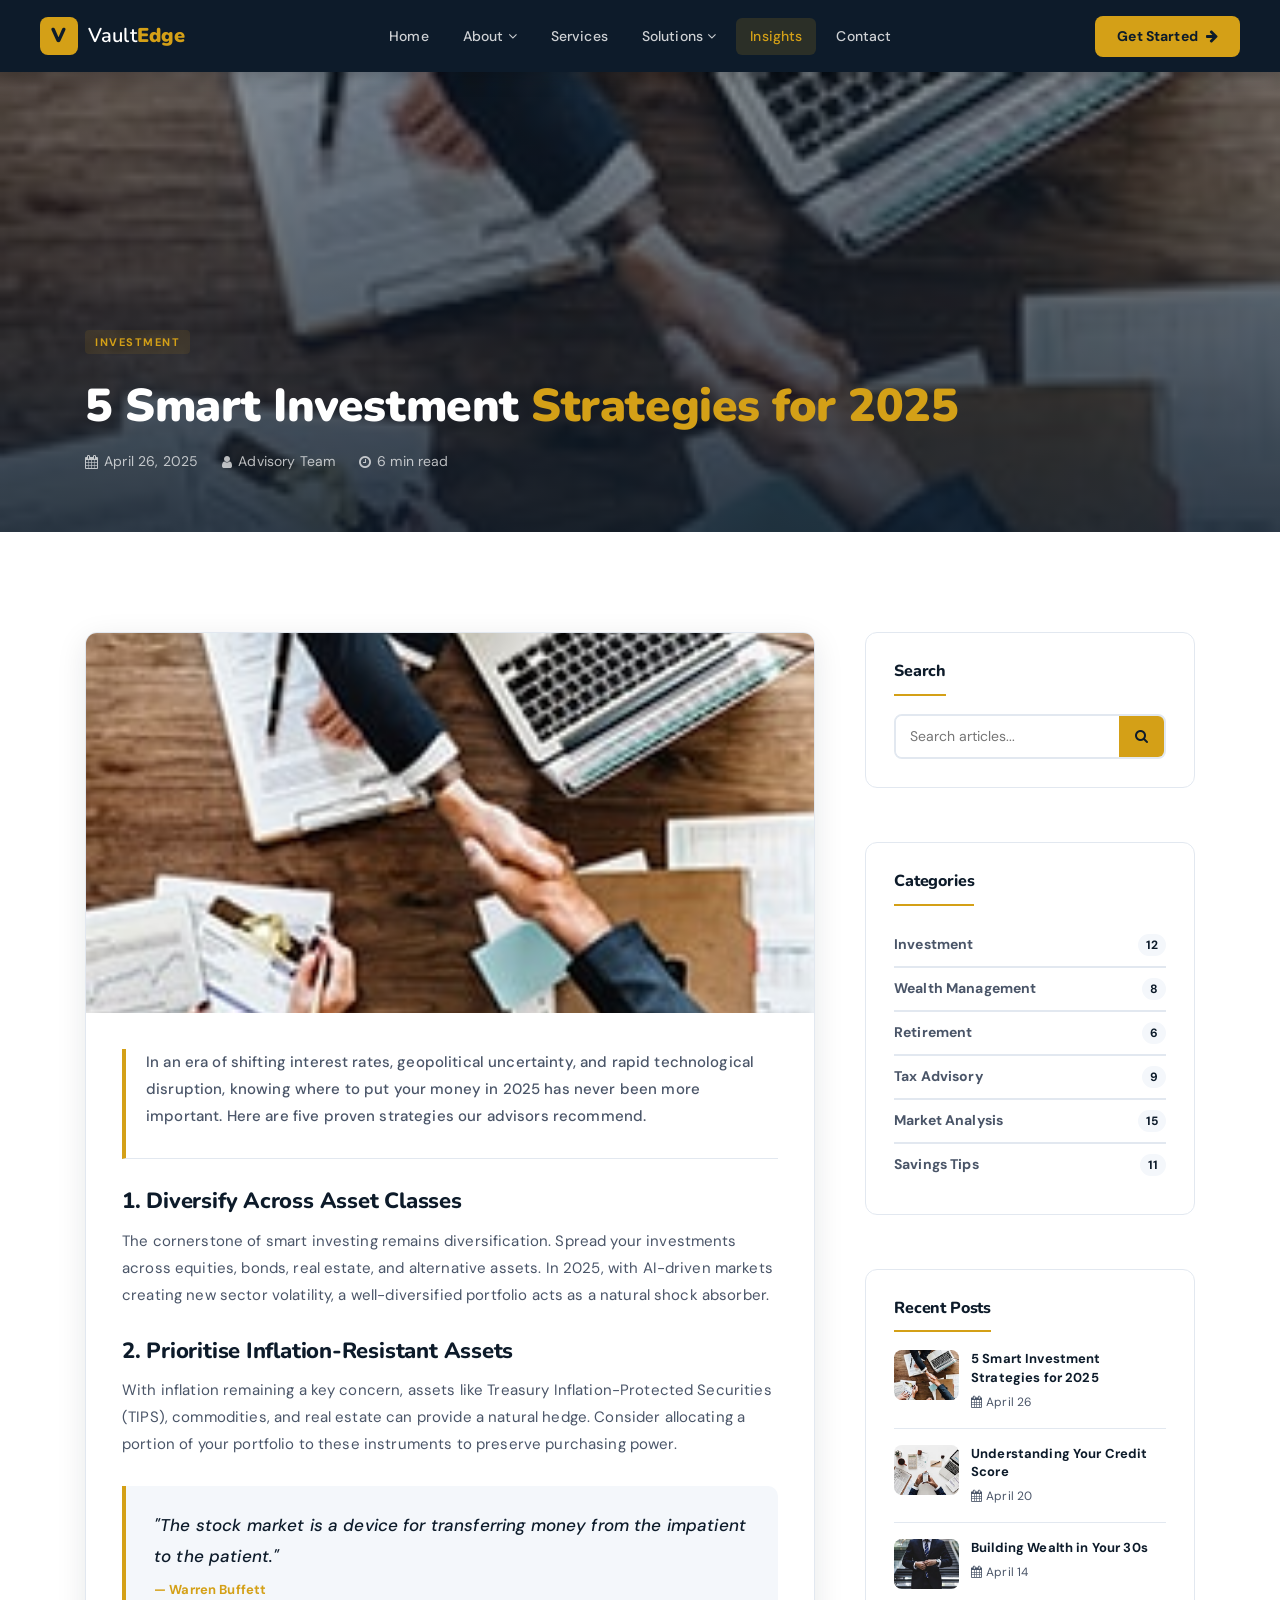
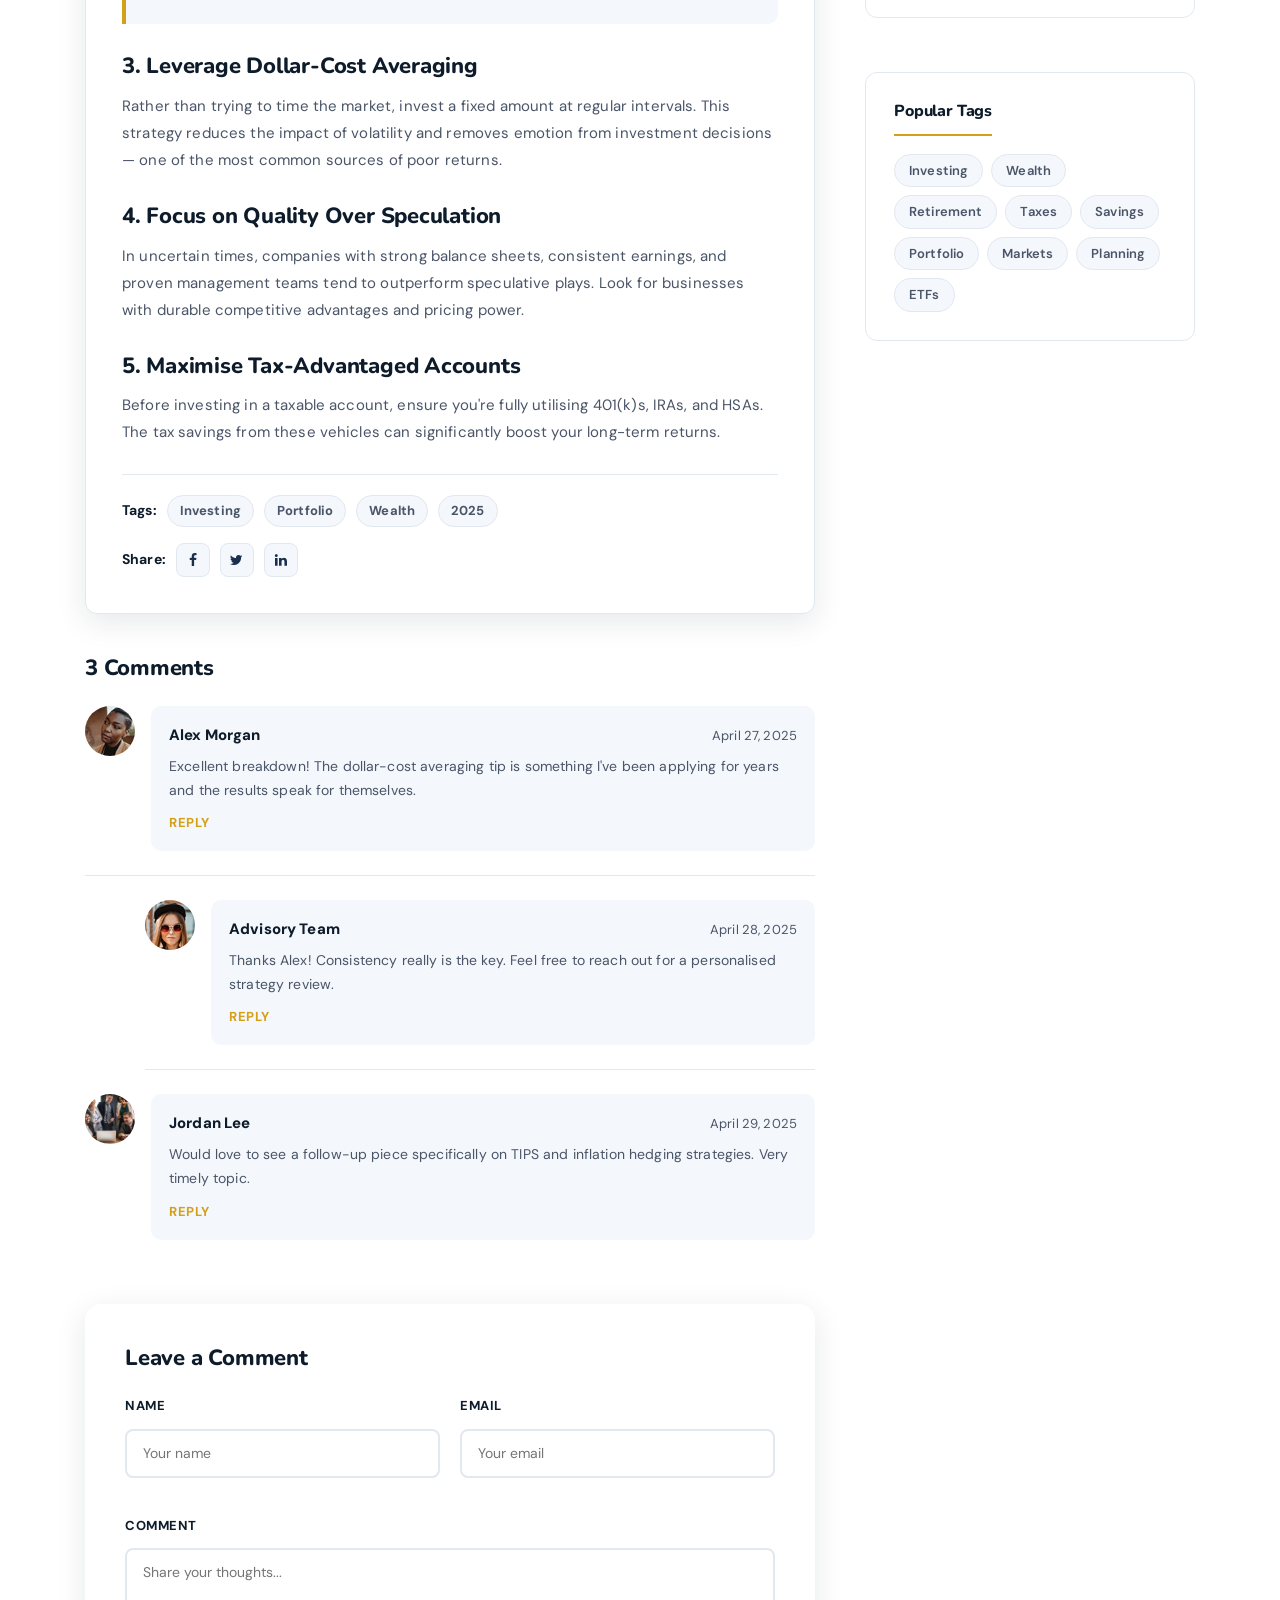
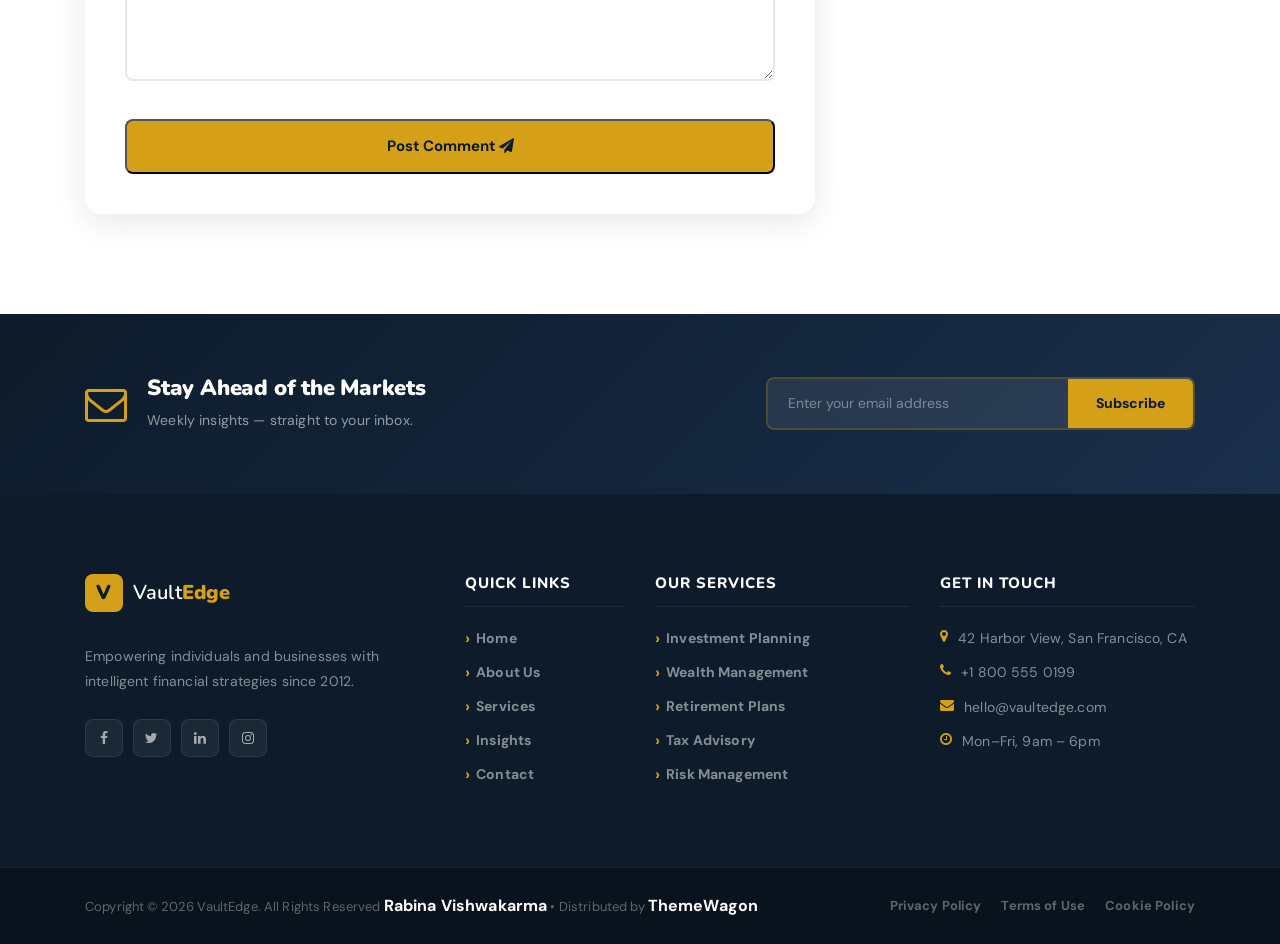
<file: single-post.html>
<!DOCTYPE html>
<html lang="en">
<head>
    <meta charset="UTF-8">
    <meta name="description" content="VaultEdge advisors share their top 5 investment strategies for building wealth in 2025.">
    <meta http-equiv="X-UA-Compatible" content="IE=edge">
    <meta name="viewport" content="width=device-width, initial-scale=1, shrink-to-fit=no">
    <title>5 Smart Investment Strategies — VaultEdge</title>
    <link rel="icon" href="img/core-img/favicon.ico">
    <link rel="stylesheet" href="style.css">
    <link rel="stylesheet" href="css/custom-override.css">
</head>
<body>
    <div class="preloader d-flex align-items-center justify-content-center">
        <div class="lds-ellipsis"><div></div><div></div><div></div><div></div></div>
    </div>
    <header class="ve-header" id="ve-sticky">
        <div class="container-fluid ve-nav-wrap">
            <div class="ve-logo"><a href="index.html"><span class="ve-logo-icon">V</span><span class="ve-logo-text">Vault<strong>Edge</strong></span></a></div>
            <nav class="ve-nav"><ul>
                <li><a href="index.html">Home</a></li>
                <li class="has-drop"><a href="about.html">About <i class="fa fa-angle-down"></i></a>
                    <ul class="ve-dropdown"><li><a href="about.html">About Us</a></li><li><a href="services.html">Our Services</a></li><li><a href="elements.html">UI Elements</a></li></ul>
                </li>
                <li><a href="services.html">Services</a></li>
                <li class="has-drop"><a href="#">Solutions <i class="fa fa-angle-down"></i></a>
                    <ul class="ve-dropdown"><li><a href="#">Wealth Management</a></li><li><a href="#">Retirement Plans</a></li><li><a href="#">Tax Advisory</a></li><li><a href="#">Risk Analysis</a></li></ul>
                </li>
                <li><a href="post.html" class="active">Insights</a></li>
                <li><a href="contact.html">Contact</a></li>
            </ul></nav>
            <div class="ve-nav-cta"><a href="contact.html" class="ve-cta-btn">Get Started <i class="fa fa-arrow-right"></i></a></div>
            <button class="ve-toggler" id="ve-toggle"><span></span><span></span><span></span></button>
        </div>
        <div class="ve-mobile-menu" id="ve-mobile-menu"><ul>
            <li><a href="index.html">Home</a></li><li><a href="about.html">About</a></li>
            <li><a href="services.html">Services</a></li><li><a href="#">Solutions</a></li>
            <li><a href="post.html">Insights</a></li><li><a href="contact.html">Contact</a></li>
        </ul></div>
    </header>
    <section class="ve-page-hero ve-page-hero-sm" style="background-image:url(img/bg-img/10.jpg);">
        <div class="ve-page-hero-overlay"></div>
        <div class="container ve-page-hero-content">
            <span class="ve-insight-cat" style="margin-bottom:16px;">Investment</span>
            <h1>5 Smart Investment <span>Strategies for 2025</span></h1>
            <div class="ve-post-meta-hero">
                <span><i class="fa fa-calendar"></i> April 26, 2025</span>
                <span><i class="fa fa-user"></i> Advisory Team</span>
                <span><i class="fa fa-clock-o"></i> 6 min read</span>
            </div>
        </div>
    </section>

    <section class="ve-section">
        <div class="container">
            <div class="row">
                <div class="col-12 col-lg-8">
                    <article class="ve-article">
                        <div class="ve-article-featured bg-img" style="background-image:url(img/bg-img/10.jpg);"></div>
                        <div class="ve-article-body">
                            <p class="ve-article-lead">In an era of shifting interest rates, geopolitical uncertainty, and rapid technological disruption, knowing where to put your money in 2025 has never been more important. Here are five proven strategies our advisors recommend.</p>
                            <h3>1. Diversify Across Asset Classes</h3>
                            <p>The cornerstone of smart investing remains diversification. Spread your investments across equities, bonds, real estate, and alternative assets. In 2025, with AI-driven markets creating new sector volatility, a well-diversified portfolio acts as a natural shock absorber.</p>
                            <h3>2. Prioritise Inflation-Resistant Assets</h3>
                            <p>With inflation remaining a key concern, assets like Treasury Inflation-Protected Securities (TIPS), commodities, and real estate can provide a natural hedge. Consider allocating a portion of your portfolio to these instruments to preserve purchasing power.</p>
                            <blockquote class="ve-blockquote"><p>"The stock market is a device for transferring money from the impatient to the patient."</p><cite>— Warren Buffett</cite></blockquote>
                            <h3>3. Leverage Dollar-Cost Averaging</h3>
                            <p>Rather than trying to time the market, invest a fixed amount at regular intervals. This strategy reduces the impact of volatility and removes emotion from investment decisions — one of the most common sources of poor returns.</p>
                            <h3>4. Focus on Quality Over Speculation</h3>
                            <p>In uncertain times, companies with strong balance sheets, consistent earnings, and proven management teams tend to outperform speculative plays. Look for businesses with durable competitive advantages and pricing power.</p>
                            <h3>5. Maximise Tax-Advantaged Accounts</h3>
                            <p>Before investing in a taxable account, ensure you're fully utilising 401(k)s, IRAs, and HSAs. The tax savings from these vehicles can significantly boost your long-term returns.</p>
                            <div class="ve-article-tags"><strong>Tags:</strong><a href="#">Investing</a><a href="#">Portfolio</a><a href="#">Wealth</a><a href="#">2025</a></div>
                            <div class="ve-article-share"><strong>Share:</strong><a href="#"><i class="fa fa-facebook"></i></a><a href="#"><i class="fa fa-twitter"></i></a><a href="#"><i class="fa fa-linkedin"></i></a></div>
                        </div>
                    </article>
                    <div class="ve-comments-section">
                        <h4>3 Comments</h4>
                        <div class="ve-comment"><div class="ve-comment-avatar bg-img" style="background-image:url(img/bg-img/32.jpg);"></div><div class="ve-comment-body"><div class="ve-comment-meta"><strong>Alex Morgan</strong><span>April 27, 2025</span></div><p>Excellent breakdown! The dollar-cost averaging tip is something I've been applying for years and the results speak for themselves.</p><a href="#" class="ve-reply-btn">Reply</a></div></div>
                        <div class="ve-comment ve-comment-reply"><div class="ve-comment-avatar bg-img" style="background-image:url(img/bg-img/33.jpg);"></div><div class="ve-comment-body"><div class="ve-comment-meta"><strong>Advisory Team</strong><span>April 28, 2025</span></div><p>Thanks Alex! Consistency really is the key. Feel free to reach out for a personalised strategy review.</p><a href="#" class="ve-reply-btn">Reply</a></div></div>
                        <div class="ve-comment"><div class="ve-comment-avatar bg-img" style="background-image:url(img/bg-img/14.jpg);"></div><div class="ve-comment-body"><div class="ve-comment-meta"><strong>Jordan Lee</strong><span>April 29, 2025</span></div><p>Would love to see a follow-up piece specifically on TIPS and inflation hedging strategies. Very timely topic.</p><a href="#" class="ve-reply-btn">Reply</a></div></div>
                    </div>
                    <div class="ve-comment-form-wrap">
                        <h4>Leave a Comment</h4>
                        <form class="ve-contact-form" action="#" method="post">
                            <div class="ve-form-row"><div class="ve-form-group"><label>Name</label><input type="text" placeholder="Your name" required></div><div class="ve-form-group"><label>Email</label><input type="email" placeholder="Your email" required></div></div>
                            <div class="ve-form-group"><label>Comment</label><textarea rows="5" placeholder="Share your thoughts..."></textarea></div>
                            <button type="submit" class="ve-btn-primary">Post Comment <i class="fa fa-paper-plane"></i></button>
                        </form>
                    </div>
                </div>
                <div class="col-12 col-lg-4">
                    <div class="ve-sidebar">
                        <div class="ve-sidebar-widget">
                            <h5 class="ve-sidebar-title">Search</h5>
                            <div class="ve-search-box"><input type="text" placeholder="Search articles..."><button><i class="fa fa-search"></i></button></div>
                        </div>
                        <div class="ve-sidebar-widget">
                            <h5 class="ve-sidebar-title">Categories</h5>
                            <ul class="ve-cat-list">
                                <li><a href="#">Investment <span>12</span></a></li>
                                <li><a href="#">Wealth Management <span>8</span></a></li>
                                <li><a href="#">Retirement <span>6</span></a></li>
                                <li><a href="#">Tax Advisory <span>9</span></a></li>
                                <li><a href="#">Market Analysis <span>15</span></a></li>
                                <li><a href="#">Savings Tips <span>11</span></a></li>
                            </ul>
                        </div>
                        <div class="ve-sidebar-widget">
                            <h5 class="ve-sidebar-title">Recent Posts</h5>
                            <div class="ve-recent-post"><div class="ve-rp-img bg-img" style="background-image:url(img/bg-img/10.jpg);"></div><div><a href="single-post.html">5 Smart Investment Strategies for 2025</a><span><i class="fa fa-calendar"></i> April 26</span></div></div>
                            <div class="ve-recent-post"><div class="ve-rp-img bg-img" style="background-image:url(img/bg-img/11.jpg);"></div><div><a href="single-post.html">Understanding Your Credit Score</a><span><i class="fa fa-calendar"></i> April 20</span></div></div>
                            <div class="ve-recent-post"><div class="ve-rp-img bg-img" style="background-image:url(img/bg-img/12.jpg);"></div><div><a href="single-post.html">Building Wealth in Your 30s</a><span><i class="fa fa-calendar"></i> April 14</span></div></div>
                        </div>
                        <div class="ve-sidebar-widget">
                            <h5 class="ve-sidebar-title">Popular Tags</h5>
                            <div class="ve-tags"><a href="#">Investing</a><a href="#">Wealth</a><a href="#">Retirement</a><a href="#">Taxes</a><a href="#">Savings</a><a href="#">Portfolio</a><a href="#">Markets</a><a href="#">Planning</a><a href="#">ETFs</a></div>
                        </div>
                    </div>
                </div>
            </div>
        </div>
    </section>
    <section class="ve-newsletter-section"><div class="container"><div class="ve-newsletter-wrap">
        <div class="ve-nl-left"><i class="fa fa-envelope-o"></i><div><h3>Stay Ahead of the Markets</h3><p>Weekly insights — straight to your inbox.</p></div></div>
        <div class="ve-nl-right"><form class="ve-nl-form" action="#" method="post"><input type="email" placeholder="Enter your email address" required><button type="submit">Subscribe</button></form></div>
    </div></div></section>
    <footer class="ve-footer"><div class="container"><div class="row">
        <div class="col-12 col-sm-6 col-lg-4 mb-50"><div class="ve-footer-brand">
            <a href="index.html" class="ve-footer-logo"><span class="ve-logo-icon">V</span><span class="ve-logo-text">Vault<strong>Edge</strong></span></a>
            <p>Empowering individuals and businesses with intelligent financial strategies since 2012.</p>
            <div class="ve-social"><a href="#"><i class="fa fa-facebook"></i></a><a href="#"><i class="fa fa-twitter"></i></a><a href="#"><i class="fa fa-linkedin"></i></a><a href="#"><i class="fa fa-instagram"></i></a></div>
        </div></div>
        <div class="col-12 col-sm-6 col-lg-2 mb-50"><h5 class="ve-footer-title">Quick Links</h5>
            <ul class="ve-footer-links"><li><a href="index.html">Home</a></li><li><a href="about.html">About Us</a></li><li><a href="services.html">Services</a></li><li><a href="post.html">Insights</a></li><li><a href="contact.html">Contact</a></li></ul>
        </div>
        <div class="col-12 col-sm-6 col-lg-3 mb-50"><h5 class="ve-footer-title">Our Services</h5>
            <ul class="ve-footer-links"><li><a href="#">Investment Planning</a></li><li><a href="#">Wealth Management</a></li><li><a href="#">Retirement Plans</a></li><li><a href="#">Tax Advisory</a></li><li><a href="#">Risk Management</a></li></ul>
        </div>
        <div class="col-12 col-sm-6 col-lg-3 mb-50"><h5 class="ve-footer-title">Get In Touch</h5>
            <ul class="ve-footer-contact"><li><i class="fa fa-map-marker"></i> 42 Harbor View, San Francisco, CA</li><li><i class="fa fa-phone"></i> +1 800 555 0199</li><li><i class="fa fa-envelope"></i> hello@vaultedge.com</li><li><i class="fa fa-clock-o"></i> Mon–Fri, 9am – 6pm</li></ul>
        </div>
    </div></div>
    <div class="ve-footer-bottom"><div class="container"><div class="ve-footer-bottom-inner">
        <p>Copyright &copy; <script>document.write(new Date().getFullYear());</script> VaultEdge. All Rights Reserved <a href="https://github.com/Rabina-Vishwakarma/" class="text-white" target="_blank">Rabina Vishwakarma</a> • Distributed by <a href="https://themewagon.com" class="text-white" target="_blank">ThemeWagon</a></p>
        <ul><li><a href="#">Privacy Policy</a></li><li><a href="#">Terms of Use</a></li><li><a href="#">Cookie Policy</a></li></ul>
    </div></div></div></footer>
    <script src="js/jquery/jquery-2.2.4.min.js"></script>
    <script src="js/bootstrap/popper.min.js"></script>
    <script src="js/bootstrap/bootstrap.min.js"></script>
    <script src="js/plugins/plugins.js"></script>
    <script src="js/active.js"></script>
    <script src="js/vaultedge.js"></script>
</body></html>
</file>
<file: style.css>
/* [Core Stylesheet - 1.0] */
/* :: 1.0 Import Fonts */
@import url("https://fonts.googleapis.com/css2?family=Raleway:wght@300;400;500;600;700&family=Source+Sans+3:wght@300;400;600;700&display=swap");
/* :: 2.0 Import All CSS */
@import url(css/bootstrap.min.css);
@import url(css/classy-nav.css);
@import url(css/owl.carousel.min.css);
@import url(css/animate.css);
@import url(css/font-awesome.min.css);
@import url(css/credit-icon.css);
/* :: 3.0 Base CSS */
* {
  margin: 0;
  padding: 0; }

body {
  font-family: "Source Sans 3", sans-serif;
  font-size: 14px; }

h1,
h2,
h3,
h4,
h5,
h6 {
  font-family: "Raleway", sans-serif;
  color: #000000;
  line-height: 1.3;
  font-weight: 700; }

p {
  color: #838383;
  font-size: 15px;
  line-height: 2;
  font-weight: 400; }

a,
a:hover,
a:focus {
  -webkit-transition-duration: 500ms;
  transition-duration: 500ms;
  text-decoration: none;
  outline: 0 solid transparent;
  color: #000000;
  font-weight: 700;
  font-size: 16px; }

ul,
ol {
  margin: 0; }
  ul li,
  ol li {
    list-style: none; }

img {
  height: auto;
  max-width: 100%; }

/* :: 3.1.0 Spacing */
.mt-15 {
  margin-top: 15px !important; }

.mt-30 {
  margin-top: 30px !important; }

.mt-50 {
  margin-top: 50px !important; }

.mt-70 {
  margin-top: 70px !important; }

.mt-100 {
  margin-top: 100px !important; }

.mb-15 {
  margin-bottom: 15px !important; }

.mb-30 {
  margin-bottom: 30px !important; }

.mb-50 {
  margin-bottom: 50px !important; }

.mb-70 {
  margin-bottom: 70px !important; }

.mb-100 {
  margin-bottom: 100px !important; }

.ml-15 {
  margin-left: 15px !important; }

.ml-30 {
  margin-left: 30px !important; }

.ml-50 {
  margin-left: 50px !important; }

.mr-15 {
  margin-right: 15px !important; }

.mr-30 {
  margin-right: 30px !important; }

.mr-50 {
  margin-right: 50px !important; }

/* :: 3.2.0 Height */
.height-400 {
  height: 400px !important; }

.height-500 {
  height: 500px !important; }

.height-600 {
  height: 600px !important; }

.height-700 {
  height: 700px !important; }

.height-800 {
  height: 800px !important; }

/* :: 3.3.0 Section Padding */
.section-padding-100 {
  padding-top: 100px;
  padding-bottom: 100px; }

.section-padding-100-0 {
  padding-top: 100px;
  padding-bottom: 0; }

.section-padding-0-100 {
  padding-top: 0;
  padding-bottom: 100px; }

.section-padding-100-70 {
  padding-top: 100px;
  padding-bottom: 70px; }

/* :: 3.4.0 Preloader */
.preloader {
  background-color: #1b3a6b;
  width: 100%;
  height: 100%;
  position: fixed;
  top: 0;
  left: 0;
  right: 0;
  z-index: 99999; }
  .preloader .lds-ellipsis {
    display: inline-block;
    position: relative;
    width: 64px;
    height: 64px; }
    .preloader .lds-ellipsis div {
      position: absolute;
      top: 27px;
      width: 11px;
      height: 11px;
      border-radius: 50%;
      background: #0e9c7f;
      animation-timing-function: cubic-bezier(0, 1, 1, 0); }
      .preloader .lds-ellipsis div:nth-child(1) {
        left: 6px;
        -webkit-animation: lds-ellipsis1 0.6s infinite;
        animation: lds-ellipsis1 0.6s infinite; }
      .preloader .lds-ellipsis div:nth-child(2) {
        left: 6px;
        -webkit-animation: lds-ellipsis2 0.6s infinite;
        animation: lds-ellipsis2 0.6s infinite; }
      .preloader .lds-ellipsis div:nth-child(3) {
        left: 26px;
        -webkit-animation: lds-ellipsis2 0.6s infinite;
        animation: lds-ellipsis2 0.6s infinite; }
      .preloader .lds-ellipsis div:nth-child(4) {
        left: 45px;
        -webkit-animation: lds-ellipsis3 0.6s infinite;
        animation: lds-ellipsis3 0.6s infinite; }

@-webkit-keyframes lds-ellipsis1 {
  0% {
    -webkit-transform: scale(0);
    transform: scale(0); }
  100% {
    -webkit-transform: scale(1);
    transform: scale(1); } }
@keyframes lds-ellipsis1 {
  0% {
    -webkit-transform: scale(0);
    transform: scale(0); }
  100% {
    -webkit-transform: scale(1);
    transform: scale(1); } }
@-webkit-keyframes lds-ellipsis3 {
  0% {
    -webkit-transform: scale(1);
    transform: scale(1); }
  100% {
    -webkit-transform: scale(0);
    transform: scale(0); } }
@keyframes lds-ellipsis3 {
  0% {
    -webkit-transform: scale(1);
    transform: scale(1); }
  100% {
    -webkit-transform: scale(0);
    transform: scale(0); } }
@-webkit-keyframes lds-ellipsis2 {
  0% {
    -webkit-transform: translate(0, 0);
    transform: translate(0, 0); }
  100% {
    -webkit-transform: translate(19px, 0);
    transform: translate(19px, 0); } }
@keyframes lds-ellipsis2 {
  0% {
    -webkit-transform: translate(0, 0);
    transform: translate(0, 0); }
  100% {
    -webkit-transform: translate(19px, 0);
    transform: translate(19px, 0); } }
/* :: 3.5.0 Miscellaneous */
.jarallax {
  position: relative;
  z-index: 0; }

.jarallax > .jarallax-img {
  position: absolute;
  object-fit: cover;
  font-family: 'object-fit: cover;';
  top: 0;
  left: 0;
  width: 100%;
  height: 100%;
  z-index: -1; }

.section-heading {
  position: relative;
  z-index: 1;
  margin-bottom: 30px; }
  .section-heading .line {
    width: 25px;
    height: 5px;
    border-radius: 3px;
    background-color: #0e9c7f;
    margin-bottom: 20px; }
  .section-heading p {
    font-size: 12px;
    margin-bottom: 0;
    letter-spacing: 2px;
    color: #a5a5a5;
    text-transform: uppercase; }
  .section-heading h2 {
    font-size: 36px;
    color: #212121;
    font-weight: 700;
    margin-bottom: 0; }
    @media only screen and (min-width: 992px) and (max-width: 1199px) {
      .section-heading h2 {
        font-size: 28px; } }
    @media only screen and (min-width: 768px) and (max-width: 991px) {
      .section-heading h2 {
        font-size: 24px; } }
    @media only screen and (max-width: 767px) {
      .section-heading h2 {
        font-size: 24px; } }
  .section-heading.white .line {
    background-color: #ffffff; }
  .section-heading.white p,
  .section-heading.white h2 {
    color: #ffffff; }
  .section-heading.text-center .line {
    margin-left: auto;
    margin-right: auto; }

.box-shadow {
  position: relative;
  z-index: 1; }
  .box-shadow:hover {
    box-shadow: 0 0 24px rgba(0, 0, 0, 0.2); }

.tooltip-inner {
  background-color: #0e9c7f;
  box-shadow: 0 0 24px rgba(0, 0, 0, 0.2); }

.tooltip .arrow::before {
  border-bottom-color: #0e9c7f; }

.bg-img {
  background-position: center center;
  background-size: cover;
  background-repeat: no-repeat; }

.bg-white {
  background-color: #ffffff !important; }

.bg-dark {
  background-color: #000000 !important; }

.bg-transparent {
  background-color: transparent !important; }

.bg-gray {
  background-color: #f5f7fa; }

.font-bold {
  font-weight: 700; }

.font-light {
  font-weight: 300; }

.bg-overlay {
  position: relative;
  z-index: 2;
  background-position: center center;
  background-size: cover; }
  .bg-overlay::after {
    background-color: rgba(0, 0, 0, 0.61);
    position: absolute;
    z-index: -1;
    top: 0;
    left: 0;
    width: 100%;
    height: 100%;
    content: ""; }

.bg-fixed {
  background-attachment: fixed !important; }

/* :: 3.6.0 ScrollUp */
#scrollUp {
  background-color: #1b3a6b;
  border-radius: 5px 0 0 5px;
  bottom: 70px;
  color: #ffffff;
  font-size: 10px;
  padding: 12px 0;
  height: 60px;
  line-height: 1.5;
  right: 0;
  text-align: center;
  width: 35px;
  -webkit-transition-duration: 500ms;
  transition-duration: 500ms;
  font-weight: 700;
  box-shadow: 0 1px 5px 2px rgba(0, 0, 0, 0.15);
  text-transform: uppercase; }
  #scrollUp i {
    font-size: 18px;
    display: block; }
  #scrollUp:hover {
    background-color: #0e9c7f;
    color: #ffffff; }

/* :: 3.7.0 Credit Button */
.credit-btn {
  -webkit-transition-duration: 500ms;
  transition-duration: 500ms;
  background-color: #0e9c7f;
  position: relative;
  z-index: 1;
  display: inline-block;
  min-width: 175px;
  height: 48px;
  color: #ffffff;
  border-radius: 5px;
  padding: 0 30px;
  font-size: 14px;
  line-height: 48px;
  font-weight: 700;
  text-transform: uppercase; }
  .credit-btn:hover, .credit-btn:focus {
    font-size: 14px;
    font-weight: 700;
    background-color: #1b3a6b;
    color: #ffffff; }
  .credit-btn.btn-2 {
    background-color: #1b3a6b;
    color: #ffffff; }
    .credit-btn.btn-2:hover, .credit-btn.btn-2:focus {
      background-color: #0e9c7f;
      color: #ffffff; }
  .credit-btn.btn-3 {
    background-color: transparent;
    color: #1b3a6b;
    border: 2px solid #1b3a6b;
    line-height: 44px; }
    .credit-btn.btn-3:hover, .credit-btn.btn-3:focus {
      border: 2px solid #1b3a6b;
      background-color: #1b3a6b;
      color: #ffffff; }

/* :: 4.0 Header Area CSS */
.header-area {
  position: relative;
  z-index: 1000;
  width: 100%; }
  .header-area .top-header-area {
    position: relative;
    z-index: 1;
    width: 100%;
    height: 80px;
    background-color: #eef1f7; }
    .header-area .top-header-area .top-contact-info {
      position: relative;
      z-index: 1; }
      .header-area .top-header-area .top-contact-info a {
        display: inline-block;
        color: #838383;
        font-size: 14px;
        margin-bottom: 0;
        display: -webkit-box;
        display: -ms-flexbox;
        display: flex;
        -webkit-box-align: center;
        -ms-flex-align: center;
        -ms-grid-row-align: center;
        align-items: center;
        font-weight: 600; }
        .header-area .top-header-area .top-contact-info a img {
          margin-right: 10px; }
        @media only screen and (max-width: 767px) {
          .header-area .top-header-area .top-contact-info a span {
            display: none; } }
        .header-area .top-header-area .top-contact-info a:first-child {
          margin-right: 30px; }
        .header-area .top-header-area .top-contact-info a:hover, .header-area .top-header-area .top-contact-info a:focus {
          color: #1b3a6b; }
        @media only screen and (min-width: 768px) and (max-width: 991px) {
          .header-area .top-header-area .top-contact-info a {
            font-size: 13px; } }
  .header-area .credit-main-menu {
    position: relative;
    width: 100%;
    z-index: 1;
    background-color: #0e9c7f; }
    .header-area .credit-main-menu::after {
      width: 50%;
      height: 100%;
      background-color: #1b3a6b;
      position: absolute;
      top: 0;
      left: 0;
      content: '';
      z-index: 1; }
    .header-area .credit-main-menu .classy-nav-container {
      background-color: transparent; }
    .header-area .credit-main-menu .classy-navbar {
      height: 85px;
      padding: 0;
      background-color: #1b3a6b; }
      @media only screen and (max-width: 767px) {
        .header-area .credit-main-menu .classy-navbar {
          height: 70px; } }
      .header-area .credit-main-menu .classy-navbar .classynav ul li a {
        font-weight: 600;
        text-transform: capitalize;
        font-size: 15px;
        padding: 0 15px;
        color: #ffffff; }
        .header-area .credit-main-menu .classy-navbar .classynav ul li a:hover, .header-area .credit-main-menu .classy-navbar .classynav ul li a:focus {
          color: #0e9c7f; }
        @media only screen and (min-width: 992px) and (max-width: 1199px) {
          .header-area .credit-main-menu .classy-navbar .classynav ul li a {
            font-size: 14px; } }
        @media only screen and (min-width: 768px) and (max-width: 991px) {
          .header-area .credit-main-menu .classy-navbar .classynav ul li a {
            color: #1b3a6b; } }
        @media only screen and (max-width: 767px) {
          .header-area .credit-main-menu .classy-navbar .classynav ul li a {
            color: #1b3a6b; } }
      .header-area .credit-main-menu .classy-navbar .classynav > ul > li:first-child a {
        padding-left: 0; }
        @media only screen and (min-width: 768px) and (max-width: 991px) {
          .header-area .credit-main-menu .classy-navbar .classynav > ul > li:first-child a {
            padding-left: 15px; } }
        @media only screen and (max-width: 767px) {
          .header-area .credit-main-menu .classy-navbar .classynav > ul > li:first-child a {
            padding-left: 15px; } }
      .header-area .credit-main-menu .classy-navbar .classynav ul li.megamenu-item > a::after,
      .header-area .credit-main-menu .classy-navbar .classynav ul li.has-down > a::after {
        color: #ffffff; }
        @media only screen and (min-width: 768px) and (max-width: 991px) {
          .header-area .credit-main-menu .classy-navbar .classynav ul li.megamenu-item > a::after,
          .header-area .credit-main-menu .classy-navbar .classynav ul li.has-down > a::after {
            color: #1b3a6b; } }
        @media only screen and (max-width: 767px) {
          .header-area .credit-main-menu .classy-navbar .classynav ul li.megamenu-item > a::after,
          .header-area .credit-main-menu .classy-navbar .classynav ul li.has-down > a::after {
            color: #1b3a6b; } }
      .header-area .credit-main-menu .classy-navbar .classynav ul li ul li a {
        color: #1b3a6b;
        font-size: 14px; }
      .header-area .credit-main-menu .classy-navbar .contact {
        position: relative;
        z-index: 1;
        padding-left: 50px;
        height: 100%;
        overflow-y: hidden;
        overflow-x: hidden; }
        .header-area .credit-main-menu .classy-navbar .contact::before {
          width: 100%;
          height: 200%;
          content: '';
          position: absolute;
          top: 42%;
          left: 0;
          z-index: -1;
          background-color: #0e9c7f;
          -webkit-transform: rotate(30deg);
          transform: rotate(30deg); }
        .header-area .credit-main-menu .classy-navbar .contact::after {
          width: 1000%;
          height: 100%;
          content: '';
          position: absolute;
          top: 0;
          left: 62px;
          z-index: -1;
          background-color: #0e9c7f; }
        .header-area .credit-main-menu .classy-navbar .contact a {
          display: inline-block;
          font-size: 24px;
          color: #1b3a6b;
          font-weight: 700;
          line-height: 85px; }
          .header-area .credit-main-menu .classy-navbar .contact a:hover {
            color: #ffffff; }
          @media only screen and (min-width: 992px) and (max-width: 1199px) {
            .header-area .credit-main-menu .classy-navbar .contact a {
              font-size: 20px; } }
          @media only screen and (min-width: 768px) and (max-width: 991px) {
            .header-area .credit-main-menu .classy-navbar .contact a {
              font-size: 18px; } }
          @media only screen and (max-width: 767px) {
            .header-area .credit-main-menu .classy-navbar .contact a {
              font-size: 14px;
              line-height: 70px; } }
  .header-area .is-sticky .credit-main-menu {
    box-shadow: 0 7px 40px 0 rgba(0, 0, 0, 0.3); }

/* :: 5.0 Hero Area CSS */
.hero-area {
  position: relative;
  z-index: 1; }
  .hero-area .owl-dots {
    display: -webkit-box;
    display: -ms-flexbox;
    display: flex;
    -webkit-box-pack: center;
    -ms-flex-pack: center;
    justify-content: center;
    position: absolute;
    width: 100%;
    z-index: 100;
    bottom: 30px;
    left: 0;
    right: 0; }
    .hero-area .owl-dots .owl-dot {
      width: 8px;
      height: 8px;
      background-color: #d2d2d2;
      border-radius: 50%;
      margin: 0 6px; }
      .hero-area .owl-dots .owl-dot.active {
        background-color: #0e9c7f; }
  .hero-area .owl-prev,
  .hero-area .owl-next {
    position: absolute;
    width: 46px;
    height: 46px;
    border-radius: 50%;
    top: 50%;
    margin-top: -23px;
    font-size: 18px;
    color: #ffffff;
    background-color: #1b3a6b;
    left: 20px;
    text-align: center;
    -webkit-transition-duration: 500ms;
    transition-duration: 500ms;
    line-height: 46px;
    opacity: 0;
    visibility: hidden; }
    @media only screen and (max-width: 767px) {
      .hero-area .owl-prev,
      .hero-area .owl-next {
        left: 10px; } }
    .hero-area .owl-prev:hover,
    .hero-area .owl-next:hover {
      background-color: #0e9c7f;
      color: #ffffff; }
  .hero-area .owl-next {
    left: auto;
    right: 20px; }
    @media only screen and (max-width: 767px) {
      .hero-area .owl-next {
        right: 10px; } }
  .hero-area:hover .owl-next,
  .hero-area:hover .owl-prev {
    opacity: 1;
    visibility: visible; }

.single-slide {
  position: relative;
  z-index: 99;
  width: 100%;
  height: 760px;
  background-color: #ffffff;
  overflow: hidden; }
  @media only screen and (min-width: 992px) and (max-width: 1199px) {
    .single-slide {
      height: 600px; } }
  @media only screen and (min-width: 768px) and (max-width: 991px) {
    .single-slide {
      height: 600px; } }
  @media only screen and (max-width: 767px) {
    .single-slide {
      height: 600px; } }
  .single-slide .slide-bg-img {
    position: absolute;
    width: 100%;
    height: 100%;
    z-index: -12;
    top: 0;
    left: 0;
    right: 0;
    bottom: 0;
    -webkit-animation: slide-bg linear 10000ms infinite;
    animation: slide-bg linear 10000ms infinite; }
  .single-slide .slide-du-indicator {
    position: absolute;
    z-index: 10;
    width: 0;
    height: 2px;
    background-color: #0e9c7f;
    left: 0;
    bottom: 0;
    -webkit-animation: slide-du-indicator linear 10000ms infinite;
    animation: slide-du-indicator linear 10000ms infinite; }
  .single-slide .welcome-text {
    position: relative;
    z-index: 1; }
    .single-slide .welcome-text h6 {
      font-size: 18px;
      font-weight: 400;
      color: #ffffff;
      margin-bottom: 15px; }
    .single-slide .welcome-text h2 {
      font-size: 70px;
      color: #ffffff;
      font-weight: 600;
      margin-bottom: 10px;
      text-transform: uppercase; }
      .single-slide .welcome-text h2 span {
        color: #0e9c7f; }
      @media only screen and (min-width: 992px) and (max-width: 1199px) {
        .single-slide .welcome-text h2 {
          font-size: 48px; } }
      @media only screen and (min-width: 768px) and (max-width: 991px) {
        .single-slide .welcome-text h2 {
          font-size: 42px; } }
      @media only screen and (max-width: 767px) {
        .single-slide .welcome-text h2 {
          font-size: 24px; } }
    .single-slide .welcome-text p {
      font-size: 16px;
      color: #ffffff; }

@-webkit-keyframes slide-du-indicator {
  0% {
    width: 0; }
  100% {
    width: 100%; } }
@keyframes slide-du-indicator {
  0% {
    width: 0; }
  100% {
    width: 100%; } }
@-webkit-keyframes slide-bg {
  0% {
    -webkit-transform: scale(1.3);
    transform: scale(1.3); }
  100% {
    -webkit-transform: scale(1);
    transform: scale(1); } }
@keyframes slide-bg {
  0% {
    -webkit-transform: scale(1.3);
    transform: scale(1.3); }
  100% {
    -webkit-transform: scale(1);
    transform: scale(1); } }
/* :: 6.0 Features Area CSS */
.single-features-area {
  position: relative;
  z-index: 1; }
  .single-features-area h6 {
    font-size: 18px;
    color: #6e6e6e;
    margin-bottom: 0;
    font-family: "Source Sans 3", sans-serif;
    font-weight: 600;
    line-height: 1.8; }
  .single-features-area img {
    margin-bottom: 15px; }
  .single-features-area h5 {
    font-size: 18px;
    margin-bottom: 0;
    -webkit-transition-duration: 500ms;
    transition-duration: 500ms; }
    @media only screen and (min-width: 992px) and (max-width: 1199px) {
      .single-features-area h5 {
        font-size: 15px; } }
  .single-features-area:hover h5 {
    color: #0e9c7f; }

/* :: 7.0 Special Feature CSS */
.special-feature-area {
  position: relative;
  z-index: 1; }
  .special-feature-area .special-feature-content {
    -webkit-box-flex: 0;
    -ms-flex: 0 0 50%;
    flex: 0 0 50%;
    max-width: 50%;
    width: 50%;
    background-color: #0e9c7f; }
    @media only screen and (max-width: 767px) {
      .special-feature-area .special-feature-content {
        -webkit-box-flex: 0;
        -ms-flex: 0 0 100%;
        flex: 0 0 100%;
        max-width: 100%;
        width: 100%; } }
    .special-feature-area .special-feature-content .feature-text {
      position: relative;
      z-index: 1;
      max-width: 555px;
      margin-left: auto;
      padding-right: 70px; }
      .special-feature-area .special-feature-content .feature-text h6 {
        color: #ffffff;
        line-height: 1.7;
        margin-bottom: 50px;
        font-weight: 600; }
        @media only screen and (min-width: 768px) and (max-width: 991px) {
          .special-feature-area .special-feature-content .feature-text h6 {
            font-size: 14px; } }
        @media only screen and (max-width: 767px) {
          .special-feature-area .special-feature-content .feature-text h6 {
            font-size: 14px; } }
      @media only screen and (min-width: 992px) and (max-width: 1199px) {
        .special-feature-area .special-feature-content .feature-text {
          max-width: 465px;
          padding-right: 40px; } }
      @media only screen and (min-width: 768px) and (max-width: 991px) {
        .special-feature-area .special-feature-content .feature-text {
          max-width: 350px;
          padding-right: 20px; } }
      @media only screen and (max-width: 767px) {
        .special-feature-area .special-feature-content .feature-text {
          max-width: 100%;
          padding-right: 15px;
          padding-left: 15px; } }
  .special-feature-area .special-feature-thumbnail {
    -webkit-box-flex: 0;
    -ms-flex: 0 0 50%;
    flex: 0 0 50%;
    max-width: 50%;
    width: 50%; }
    @media only screen and (max-width: 767px) {
      .special-feature-area .special-feature-thumbnail {
        -webkit-box-flex: 0;
        -ms-flex: 0 0 100%;
        flex: 0 0 100%;
        max-width: 100%;
        width: 100%;
        height: 250px; } }
  .special-feature-area.style-2 .special-feature-content {
    background-color: #1b3a6b; }
    .special-feature-area.style-2 .special-feature-content .feature-text {
      margin-left: 0;
      margin-right: auto;
      padding-right: 0;
      padding-left: 70px; }
      @media only screen and (min-width: 992px) and (max-width: 1199px) {
        .special-feature-area.style-2 .special-feature-content .feature-text {
          padding-left: 40px; } }
      @media only screen and (min-width: 768px) and (max-width: 991px) {
        .special-feature-area.style-2 .special-feature-content .feature-text {
          padding-left: 20px; } }
      @media only screen and (max-width: 767px) {
        .special-feature-area.style-2 .special-feature-content .feature-text {
          padding-left: 15px;
          padding-right: 15px; } }

/* :: 8.0 CTA Area CSS */
.cta-area {
  position: relative;
  z-index: 1; }
  .cta-area .cta-thumbnail {
    -webkit-box-flex: 0;
    -ms-flex: 0 0 50%;
    flex: 0 0 50%;
    max-width: 50%;
    width: 50%; }
    @media only screen and (min-width: 768px) and (max-width: 991px) {
      .cta-area .cta-thumbnail {
        -webkit-box-flex: 0;
        -ms-flex: 0 0 100%;
        flex: 0 0 100%;
        max-width: 100%;
        width: 100%;
        height: 400px; } }
    @media only screen and (max-width: 767px) {
      .cta-area .cta-thumbnail {
        -webkit-box-flex: 0;
        -ms-flex: 0 0 100%;
        flex: 0 0 100%;
        max-width: 100%;
        width: 100%;
        height: 280px; } }
  .cta-area .cta-content {
    position: relative;
    z-index: 1;
    padding: 100px 5%;
    -webkit-box-flex: 0;
    -ms-flex: 0 0 50%;
    flex: 0 0 50%;
    max-width: 50%;
    width: 50%;
    background-color: #0e9c7f; }
    @media only screen and (min-width: 768px) and (max-width: 991px) {
      .cta-area .cta-content {
        -webkit-box-flex: 0;
        -ms-flex: 0 0 100%;
        flex: 0 0 100%;
        max-width: 100%;
        width: 100%; } }
    @media only screen and (max-width: 767px) {
      .cta-area .cta-content {
        -webkit-box-flex: 0;
        -ms-flex: 0 0 100%;
        flex: 0 0 100%;
        max-width: 100%;
        width: 100%; } }
    .cta-area .cta-content h6 {
      color: #ffffff;
      font-weight: 600;
      font-family: "Source Sans 3", sans-serif;
      line-height: 1.8; }
    .cta-area .cta-content .single-skils-area .skills-text span {
      color: #ffffff;
      font-size: 18px;
      font-weight: 700; }
    .cta-area .cta-content .single-skils-area p {
      margin-bottom: 0;
      font-family: "Source Sans 3", sans-serif;
      letter-spacing: 2px;
      color: #ffffff;
      text-transform: uppercase; }

.cta-2-area {
  position: relative;
  z-index: 1;
  background-color: #1b3a6b;
  padding-top: 50px; }
  .cta-2-area .cta-content .cta-text {
    position: relative;
    z-index: 1;
    margin-bottom: 50px; }
    .cta-2-area .cta-content .cta-text h4 {
      color: #ffffff;
      font-family: "Source Sans 3", sans-serif;
      margin-bottom: 0;
      font-weight: 600; }
      @media only screen and (min-width: 768px) and (max-width: 991px) {
        .cta-2-area .cta-content .cta-text h4 {
          font-size: 18px; } }
    .cta-2-area .cta-content .cta-text p {
      color: #ffffff;
      font-size: 14px;
      margin-bottom: 0; }
    @media only screen and (max-width: 767px) {
      .cta-2-area .cta-content .cta-text {
        -webkit-box-flex: 0;
        -ms-flex: 0 0 100%;
        flex: 0 0 100%;
        max-width: 100%;
        width: 100%; } }
  .cta-2-area .cta-content .cta-btn {
    position: relative;
    z-index: 1;
    margin-bottom: 50px; }
    @media only screen and (max-width: 767px) {
      .cta-2-area .cta-content .cta-btn {
        -webkit-box-flex: 0;
        -ms-flex: 0 0 100%;
        flex: 0 0 100%;
        max-width: 100%;
        width: 100%; } }

.contact--area .section-heading h2,
.news--area .section-heading h2 {
  font-size: 24px; }

.news--area {
  position: relative;
  z-index: 1; }

.single-news-area {
  position: relative;
  z-index: 1;
  margin-bottom: 15px; }
  .single-news-area:last-child {
    margin-bottom: 0; }
  .single-news-area .news-thumbnail {
    -webkit-box-flex: 0;
    -ms-flex: 0 0 37%;
    flex: 0 0 37%;
    max-width: 37%;
    width: 37%; }
  .single-news-area .news-content {
    -webkit-box-flex: 0;
    -ms-flex: 0 0 63%;
    flex: 0 0 63%;
    max-width: 63%;
    width: 63%;
    padding-left: 15px; }
    .single-news-area .news-content span {
      font-size: 10px;
      color: #ffffff;
      background-color: #0e9c7f;
      padding: 3px 15px;
      border-radius: 30px;
      display: inline-block;
      margin-bottom: 5px; }
    .single-news-area .news-content a {
      display: block;
      font-weight: 400;
      font-size: 16px;
      margin-bottom: 0; }
      .single-news-area .news-content a:hover, .single-news-area .news-content a:focus {
        color: #0e9c7f; }
    .single-news-area .news-content .news-meta a {
      position: relative;
      z-index: 1;
      display: inline-block;
      font-size: 12px;
      color: #838383;
      font-weight: 600;
      margin-bottom: 0;
      line-height: 1; }
      .single-news-area .news-content .news-meta a img {
        margin-right: 5px; }
      .single-news-area .news-content .news-meta a:last-child {
        margin-left: 31px; }
        .single-news-area .news-content .news-meta a:last-child::after {
          content: '|';
          position: absolute;
          top: 0;
          left: -20px;
          z-index: 1; }
      .single-news-area .news-content .news-meta a:hover, .single-news-area .news-content .news-meta a:focus {
        color: #0e9c7f; }
      @media only screen and (min-width: 992px) and (max-width: 1199px) {
        .single-news-area .news-content .news-meta a {
          font-size: 10px; } }
      @media only screen and (max-width: 767px) {
        .single-news-area .news-content .news-meta a {
          font-size: 10px; } }

.contact--area {
  position: relative;
  z-index: 1; }
  .contact--area .contact-content {
    padding: 55px 45px;
    background-color: #ffffff;
    border: 1px solid #afbace; }
    @media only screen and (min-width: 992px) and (max-width: 1199px) {
      .contact--area .contact-content {
        padding: 30px; } }
    @media only screen and (max-width: 767px) {
      .contact--area .contact-content {
        padding: 20px; } }
    .contact--area .contact-content .single-contact-content {
      position: relative;
      z-index: 1;
      margin-bottom: 45px; }
      .contact--area .contact-content .single-contact-content:last-child {
        margin-bottom: 0; }
      .contact--area .contact-content .single-contact-content .icon {
        -webkit-box-flex: 0;
        -ms-flex: 0 0 48px;
        flex: 0 0 48px;
        max-width: 48px;
        width: 48px;
        height: 48px;
        line-height: 48px;
        color: #ffffff;
        text-align: center;
        margin-right: 15px;
        background-color: #0e9c7f; }
      .contact--area .contact-content .single-contact-content .text p {
        font-weight: 600;
        color: #212121;
        margin-bottom: 0; }
        @media only screen and (min-width: 992px) and (max-width: 1199px) {
          .contact--area .contact-content .single-contact-content .text p {
            font-size: 12px; } }
        @media only screen and (max-width: 767px) {
          .contact--area .contact-content .single-contact-content .text p {
            font-size: 12px; } }
      .contact--area .contact-content .single-contact-content .text span {
        font-size: 11px;
        text-transform: uppercase;
        letter-spacing: 2px;
        color: #838383; }
  .contact--area.contact-page .contact-content {
    padding: 35px;
    border: none;
    background-color: #1b3a6b; }
    .contact--area.contact-page .contact-content h5 {
      color: #ffffff;
      font-weight: 600;
      font-size: 18px;
      margin-bottom: 35px; }
    .contact--area.contact-page .contact-content .single-contact-content .text p,
    .contact--area.contact-page .contact-content .single-contact-content .text span {
      color: #ffffff; }

/* :: 9.0 Newsletter Area CSS */
.newsletter-area {
  position: relative;
  z-index: 3; }
  .newsletter-area::after {
    content: '';
    position: absolute;
    width: 100%;
    height: 100%;
    top: 0;
    left: 0;
    background-color: rgba(0, 54, 121, 0.7);
    z-index: -1; }
  .newsletter-area .nl-content {
    position: relative;
    z-index: 1; }
    .newsletter-area .nl-content h2 {
      color: #ffffff;
      margin-bottom: 25px;
      display: block;
      font-weight: 400;
      font-size: 30px; }
      @media only screen and (max-width: 767px) {
        .newsletter-area .nl-content h2 {
          font-size: 18px; } }
    .newsletter-area .nl-content form {
      width: 100%;
      position: relative;
      z-index: 1;
      margin-bottom: 30px; }
      .newsletter-area .nl-content form input {
        width: 100%;
        height: 45px;
        background-color: #ffffff;
        border-radius: 30px;
        border: none;
        font-size: 12px;
        font-style: italic;
        padding: 0 20px; }
      .newsletter-area .nl-content form button {
        -webkit-transition-duration: 500ms;
        transition-duration: 500ms;
        position: absolute;
        width: 130px;
        height: 45px;
        background-color: #0e9c7f;
        border: none;
        border-radius: 0 30px 30px 0;
        top: 0;
        right: 0;
        font-weight: 700;
        font-size: 14px;
        color: #ffffff;
        text-align: center;
        cursor: pointer;
        z-index: 20; }
        .newsletter-area .nl-content form button:hover {
          background-color: #1b3a6b; }
        .newsletter-area .nl-content form button:focus {
          outline: none;
          box-shadow: none; }
        @media only screen and (max-width: 767px) {
          .newsletter-area .nl-content form button {
            width: 100px; } }
    .newsletter-area .nl-content p {
      font-size: 12px;
      color: #ffffff;
      margin-bottom: 0; }

/* :: 10.0 Team Member Area CSS */
.single-team-member-area {
  position: relative;
  z-index: 1;
  text-align: center; }
  .single-team-member-area .team-thumb {
    -webkit-transition-duration: 500ms;
    transition-duration: 500ms;
    position: relative;
    z-index: 1;
    width: 180px;
    border-radius: 50%;
    margin: 0 auto 40px;
    height: 180px; }
    .single-team-member-area .team-thumb::after {
      -webkit-transition-duration: 500ms;
      transition-duration: 500ms;
      content: '';
      width: 100%;
      height: 100%;
      background-color: transparent;
      border: 8px solid #1b3a6b;
      top: 0;
      left: 0;
      position: absolute;
      z-index: 100;
      border-radius: 50%;
      opacity: 0;
      visibility: hidden; }
    .single-team-member-area .team-thumb img {
      border-radius: 50%; }
    .single-team-member-area .team-thumb .view-more a {
      position: absolute;
      width: 62px;
      height: 62px;
      border-radius: 15px;
      background-color: #0e9c7f;
      text-align: center;
      bottom: -10px;
      right: 0;
      z-index: 300;
      color: #ffffff;
      line-height: 62px;
      font-size: 18px; }
      .single-team-member-area .team-thumb .view-more a:hover {
        background-color: #1b3a6b; }
    .single-team-member-area .team-thumb:hover {
      box-shadow: 0 0 50px 0 rgba(0, 0, 0, 0.2); }
      .single-team-member-area .team-thumb:hover::after {
        opacity: 1;
        visibility: visible; }
  .single-team-member-area .team-info {
    position: relative;
    z-index: 1; }
    .single-team-member-area .team-info h5 {
      -webkit-transition-duration: 500ms;
      transition-duration: 500ms;
      font-size: 18px;
      margin-bottom: 5px; }
    .single-team-member-area .team-info h6 {
      font-size: 14px;
      font-weight: 600;
      margin-bottom: 0;
      color: #6e6e6e; }
  .single-team-member-area:hover .team-info h5 {
    color: #0e9c7f; }

/* :: 11.0 Footer Area CSS */
.footer-area {
  position: relative;
  z-index: 1;
  background-color: #021c3c; }
  .footer-area .single-footer-widget {
    position: relative;
    z-index: 1; }
    .footer-area .single-footer-widget .widget-title {
      font-size: 18px;
      color: #0e9c7f;
      margin-bottom: 40px;
      font-weight: 400; }
    .footer-area .single-footer-widget ul li a {
      display: block;
      color: #ffffff;
      font-size: 14px;
      font-weight: 400;
      margin-bottom: 30px;
      position: relative;
      z-index: 1;
      padding-left: 23px; }
      .footer-area .single-footer-widget ul li a::before {
        content: '';
        width: 8px;
        height: 8px;
        top: 7px;
        left: 0;
        border-radius: 50%;
        background-color: #0e9c7f;
        position: absolute;
        z-index: 1; }
      .footer-area .single-footer-widget ul li a:hover, .footer-area .single-footer-widget ul li a:focus {
        color: #0e9c7f; }
    .footer-area .single-footer-widget ul li:last-child a {
      margin-bottom: 0; }
  .footer-area .copywrite-area {
    position: relative;
    z-index: 1;
    border-top: 1px solid #3c4450;
    padding: 30px 0; }
    .footer-area .copywrite-area .copywrite-text {
      font-size: 14px;
      margin-bottom: 0;
      color: #636b75;
      font-weight: 400; }
      @media only screen and (max-width: 767px) {
        .footer-area .copywrite-area .copywrite-text {
          margin-top: 30px; } }
      @media only screen and (min-width: 480px) and (max-width: 767px) {
        .footer-area .copywrite-area .copywrite-text {
          margin-top: 0; } }
      .footer-area .copywrite-area .copywrite-text a {
        color: #636b75;
        font-size: 14px;
        font-weight: 400; }
        .footer-area .copywrite-area .copywrite-text a:hover, .footer-area .copywrite-area .copywrite-text a:focus {
          color: #0e9c7f; }

/* :: 12.0 Blog Area CSS */
.breadcrumb-area {
  position: relative;
  z-index: 1;
  width: 100%;
  height: 255px; }
  @media only screen and (max-width: 767px) {
    .breadcrumb-area {
      height: 180px; } }
  .breadcrumb-area .breadcrumb-content h2 {
    color: #ffffff;
    font-size: 30px;
    text-transform: uppercase;
    display: block; }
    @media only screen and (max-width: 767px) {
      .breadcrumb-area .breadcrumb-content h2 {
        font-size: 24px; } }
  .breadcrumb-area .breadcrumb-content .breadcrumb {
    background-color: transparent;
    padding: 0;
    margin-bottom: 0; }
    .breadcrumb-area .breadcrumb-content .breadcrumb .breadcrumb-item::before {
      color: #ffffff; }
    .breadcrumb-area .breadcrumb-content .breadcrumb .breadcrumb-item.active {
      color: #0e9c7f;
      font-size: 16px;
      font-weight: 600; }
    .breadcrumb-area .breadcrumb-content .breadcrumb .breadcrumb-item a {
      font-size: 16px;
      color: #ffffff;
      font-weight: 600; }
      .breadcrumb-area .breadcrumb-content .breadcrumb .breadcrumb-item a:hover {
        color: #0e9c7f; }

.single-latest-news-area {
  position: relative;
  z-index: 1;
  margin-bottom: 20px; }
  .single-latest-news-area:last-child {
    margin-bottom: 0; }
  .single-latest-news-area .news-thumbnail {
    -webkit-box-flex: 0;
    -ms-flex: 0 0 25%;
    flex: 0 0 25%;
    max-width: 25%;
    width: 25%; }
  .single-latest-news-area .news-content {
    -webkit-box-flex: 0;
    -ms-flex: 0 0 75%;
    flex: 0 0 75%;
    max-width: 75%;
    width: 75%;
    padding-left: 10px; }
    .single-latest-news-area .news-content a {
      display: block;
      font-weight: 600;
      font-size: 14px;
      margin-bottom: 0;
      color: #ffffff; }
      .single-latest-news-area .news-content a:hover, .single-latest-news-area .news-content a:focus {
        color: #0e9c7f; }
    .single-latest-news-area .news-content .news-meta a {
      position: relative;
      z-index: 1;
      display: inline-block;
      font-size: 12px;
      color: #838383;
      font-weight: 600;
      margin-bottom: 0; }
      @media only screen and (min-width: 992px) and (max-width: 1199px) {
        .single-latest-news-area .news-content .news-meta a {
          font-size: 9px; } }
      .single-latest-news-area .news-content .news-meta a img {
        margin-right: 2px; }
      .single-latest-news-area .news-content .news-meta a:last-child {
        margin-left: 21px; }
        .single-latest-news-area .news-content .news-meta a:last-child::after {
          content: '|';
          position: absolute;
          top: 0;
          left: -15px;
          z-index: 1; }
      .single-latest-news-area .news-content .news-meta a:hover, .single-latest-news-area .news-content .news-meta a:focus {
        color: #0e9c7f; }

.single-blog-area {
  position: relative;
  z-index: 1; }
  .single-blog-area .blog-thumbnail {
    position: relative;
    z-index: 1;
    margin-bottom: 35px; }
    .single-blog-area .blog-thumbnail a {
      display: block; }
      .single-blog-area .blog-thumbnail a img {
        border-radius: 5px; }
  .single-blog-area .blog-content {
    position: relative;
    z-index: 1; }
    .single-blog-area .blog-content span {
      font-size: 10px;
      color: #ffffff;
      background-color: #0e9c7f;
      padding: 3px 15px;
      border-radius: 30px;
      display: inline-block;
      margin-bottom: 5px; }
    .single-blog-area .blog-content .post-title {
      display: block;
      font-weight: 600;
      font-size: 24px;
      margin-bottom: 0;
      color: #212121; }
      .single-blog-area .blog-content .post-title:hover, .single-blog-area .blog-content .post-title:focus {
        color: #0e9c7f; }
    .single-blog-area .blog-content .blog-meta {
      margin-bottom: 30px; }
      .single-blog-area .blog-content .blog-meta a {
        position: relative;
        z-index: 1;
        display: inline-block;
        font-size: 12px;
        color: #838383;
        font-weight: 600;
        margin-bottom: 0; }
        @media only screen and (min-width: 992px) and (max-width: 1199px) {
          .single-blog-area .blog-content .blog-meta a {
            font-size: 9px; } }
        .single-blog-area .blog-content .blog-meta a img {
          margin-right: 2px; }
        .single-blog-area .blog-content .blog-meta a:last-child {
          margin-left: 21px; }
          .single-blog-area .blog-content .blog-meta a:last-child::after {
            content: '|';
            position: absolute;
            top: 0;
            left: -15px;
            z-index: 1; }
        .single-blog-area .blog-content .blog-meta a:hover, .single-blog-area .blog-content .blog-meta a:focus {
          color: #0e9c7f; }
    .single-blog-area .blog-content p {
      margin-bottom: 0; }

.post-details-content {
  position: relative;
  z-index: 1; }
  .post-details-content img {
    border-radius: 5px;
    margin-bottom: 30px; }
  .post-details-content p {
    margin-bottom: 25px; }

.pagination {
  position: relative;
  z-index: 1; }
  .pagination .page-item .page-link {
    width: 40px;
    height: 40px;
    background-color: #ffffff;
    border-radius: 5px;
    line-height: 40px;
    font-weight: 600;
    font-size: 16px;
    color: #212121;
    padding: 0;
    border: none;
    text-align: center;
    margin-right: 2px; }
    .pagination .page-item .page-link:hover, .pagination .page-item .page-link:focus {
      color: #ffffff;
      background-color: #0e9c7f; }
  .pagination .page-item.active .page-link {
    color: #ffffff;
    background-color: #0e9c7f; }

.sidebar-area {
  position: relative;
  z-index: 1; }
  @media only screen and (min-width: 768px) and (max-width: 991px) {
    .sidebar-area {
      margin-top: 100px; } }
  @media only screen and (max-width: 767px) {
    .sidebar-area {
      margin-top: 100px; } }

.single-widget-area {
  position: relative;
  z-index: 1;
  margin-bottom: 50px; }
  .single-widget-area:last-child {
    margin-bottom: 0; }
  .single-widget-area .widget-heading {
    position: relative;
    z-index: 1;
    margin-bottom: 35px; }
    .single-widget-area .widget-heading .line {
      width: 30px;
      height: 8px;
      background-color: #0e9c7f;
      border-radius: 5px;
      display: block;
      margin-bottom: 15px; }
  .single-widget-area.search-widget {
    position: relative;
    z-index: 1; }
    .single-widget-area.search-widget form {
      position: relative;
      z-index: 1; }
      .single-widget-area.search-widget form input {
        width: 100%;
        height: 50px;
        border-radius: 5px;
        border: none;
        background-color: #f5f7fa;
        padding: 0 20px;
        font-size: 12px;
        font-style: italic; }
      .single-widget-area.search-widget form button {
        -webkit-transition-duration: 500ms;
        transition-duration: 500ms;
        position: absolute;
        width: 125px;
        height: 50px;
        border: none;
        top: 0;
        right: 0;
        z-index: 99;
        background-color: #1b3a6b;
        color: #0e9c7f;
        font-weight: 600;
        font-size: 14px;
        text-transform: uppercase;
        border-radius: 5px;
        cursor: pointer; }
        .single-widget-area.search-widget form button:hover {
          background-color: #0e9c7f;
          color: #1b3a6b; }
  .single-widget-area.cata-widget ul {
    padding-left: 35px; }
    .single-widget-area.cata-widget ul li a {
      display: block;
      font-size: 15px;
      padding: 7px 0;
      font-weight: 600;
      color: #1b3a6b; }
      .single-widget-area.cata-widget ul li a:hover, .single-widget-area.cata-widget ul li a:focus {
        color: #0e9c7f; }

.comment_area {
  border-bottom: 1px solid #eaeaea;
  padding-bottom: 50px; }
  .comment_area .comment-content .comment-author {
    -webkit-box-flex: 0;
    -ms-flex: 0 0 51px;
    flex: 0 0 51px;
    min-width: 51px;
    margin-right: 30px;
    height: 51px;
    border-radius: 50%; }
    @media only screen and (max-width: 767px) {
      .comment_area .comment-content .comment-author {
        margin-right: 15px; } }
    .comment_area .comment-content .comment-author img {
      border-radius: 50%; }
  .comment_area .comment-content .comment-meta {
    margin-bottom: 30px; }
    .comment_area .comment-content .comment-meta .post-author,
    .comment_area .comment-content .comment-meta .post-date,
    .comment_area .comment-content .comment-meta .reply {
      position: relative;
      z-index: 1;
      margin-bottom: 5px;
      display: inline-block;
      font-size: 14px;
      color: #212121;
      margin-right: 30px; }
      @media only screen and (max-width: 767px) {
        .comment_area .comment-content .comment-meta .post-author,
        .comment_area .comment-content .comment-meta .post-date,
        .comment_area .comment-content .comment-meta .reply {
          font-size: 12px;
          margin-right: 15px; } }
      .comment_area .comment-content .comment-meta .post-author::after,
      .comment_area .comment-content .comment-meta .post-date::after,
      .comment_area .comment-content .comment-meta .reply::after {
        position: absolute;
        top: 0;
        right: -16px;
        content: '|';
        z-index: 1; }
        @media only screen and (max-width: 767px) {
          .comment_area .comment-content .comment-meta .post-author::after,
          .comment_area .comment-content .comment-meta .post-date::after,
          .comment_area .comment-content .comment-meta .reply::after {
            right: -8px; } }
      .comment_area .comment-content .comment-meta .post-author:hover,
      .comment_area .comment-content .comment-meta .post-date:hover,
      .comment_area .comment-content .comment-meta .reply:hover {
        color: #1b3a6b; }
    .comment_area .comment-content .comment-meta .reply {
      margin-right: 0; }
      .comment_area .comment-content .comment-meta .reply::after {
        display: none; }
    .comment_area .comment-content .comment-meta p {
      margin-bottom: 15px;
      font-size: 14px;
      line-height: 2;
      font-weight: 500; }
  .comment_area .single_comment_area {
    margin-bottom: 30px; }
    .comment_area .single_comment_area:last-of-type {
      margin-bottom: 0; }
  .comment_area .children .single_comment_area {
    margin-left: 50px;
    margin-top: 30px; }

/* :: 13.0 Contact Area CSS */
.contact-advisor {
  position: relative;
  z-index: 1;
  background-color: #0e9c7f;
  padding: 35px; }
  .contact-advisor h5 {
    font-size: 18px;
    color: #ffffff;
    font-weight: 600;
    margin-bottom: 40px; }
  .contact-advisor .single-advisor {
    position: relative;
    z-index: 1;
    margin-bottom: 60px; }
    .contact-advisor .single-advisor:last-child {
      margin-bottom: 0; }
    .contact-advisor .single-advisor .advisor-img {
      -webkit-box-flex: 0;
      -ms-flex: 0 0 80px;
      flex: 0 0 80px;
      max-width: 80px;
      width: 80px;
      margin-right: 30px; }
    .contact-advisor .single-advisor .advisor-info h6 {
      color: #ffffff;
      margin-bottom: 5px;
      font-weight: 600; }
    .contact-advisor .single-advisor .advisor-info span {
      font-size: 12px;
      text-transform: capitalize;
      margin-bottom: 15px;
      display: block;
      color: #ffffff; }
    .contact-advisor .single-advisor .advisor-info p {
      font-size: 14px;
      margin-bottom: 0;
      line-height: 1;
      font-weight: 700;
      color: #ffffff; }

.contact-form-area .form-control {
  position: relative;
  z-index: 2;
  height: 54px;
  width: 100%;
  background-color: #f5f7fa;
  font-size: 12px;
  margin-bottom: 15px;
  border: none;
  border-radius: 5px;
  padding: 15px 30px;
  font-weight: 500;
  color: #aeaeae;
  -webkit-transition-duration: 500ms;
  transition-duration: 500ms; }
  .contact-form-area .form-control:focus {
    box-shadow: none; }
.contact-form-area textarea.form-control {
  height: 250px; }

.map-area {
  position: relative;
  z-index: 2;
  height: 960px; }
  @media only screen and (min-width: 768px) and (max-width: 991px) {
    .map-area {
      height: 1200px; } }
  @media only screen and (max-width: 767px) {
    .map-area {
      height: 1200px; } }
  .map-area iframe {
    width: 100%;
    height: 100%;
    border: none;
    margin-bottom: 0; }
  .map-area .contact---area {
    position: absolute;
    top: 50%;
    left: 0;
    width: 100%;
    -webkit-transform: translateY(-50%);
    transform: translateY(-50%); }
    .map-area .contact---area .contact-page {
      background-color: #1b3a6b;
      padding: 70px 45px; }
      @media only screen and (max-width: 767px) {
        .map-area .contact---area .contact-page {
          padding: 40px 30px; } }
      .map-area .contact---area .contact-page h4 {
        color: #ffffff;
        font-weight: 600; }

/* :: 14.0 Elements Area CSS */
.elements-title {
  position: relative;
  z-index: 1; }
  .elements-title .line {
    width: 30px;
    height: 8px;
    background-color: #0e9c7f;
    border-radius: 5px;
    display: block;
    margin-bottom: 15px; }
  .elements-title h2 {
    font-size: 24px;
    margin-bottom: 0; }

.single-service-area {
  position: relative;
  z-index: 1; }
  .single-service-area .icon {
    -webkit-transition-duration: 500ms;
    transition-duration: 500ms;
    -webkit-box-flex: 0;
    -ms-flex: 0 0 60px;
    flex: 0 0 60px;
    max-width: 60px;
    width: 60px;
    height: 60px;
    border-radius: 50%;
    background-color: #1b3a6b;
    text-align: center;
    margin-right: 20px;
    line-height: 60px;
    color: #ffffff;
    font-size: 30px; }
  .single-service-area .text h5 {
    -webkit-transition-duration: 500ms;
    transition-duration: 500ms;
    font-size: 18px; }
  .single-service-area .text p {
    margin-bottom: 0; }
  .single-service-area:hover .icon, .single-service-area:focus .icon {
    background-color: #0e9c7f; }
  .single-service-area:hover .text h5, .single-service-area:focus .text h5 {
    color: #0e9c7f; }

.single-cool-fact {
  position: relative;
  z-index: 1; }
  .single-cool-fact .scf-icon {
    position: relative;
    z-index: 1;
    -webkit-box-flex: 0;
    -ms-flex: 0 0 70px;
    flex: 0 0 70px;
    max-width: 70px;
    width: 70px; }
    .single-cool-fact .scf-icon i {
      color: #0e9c7f;
      font-size: 65px; }
    @media only screen and (min-width: 992px) and (max-width: 1199px) {
      .single-cool-fact .scf-icon {
        -webkit-box-flex: 0;
        -ms-flex: 0 0 40px;
        flex: 0 0 40px;
        max-width: 40px;
        width: 40px; }
        .single-cool-fact .scf-icon i {
          font-size: 40px; } }
  .single-cool-fact .scf-text h2 {
    font-size: 48px;
    margin-bottom: 10px;
    color: #212121;
    font-weight: 600; }
    @media only screen and (min-width: 992px) and (max-width: 1199px) {
      .single-cool-fact .scf-text h2 {
        font-size: 36px; } }
    @media only screen and (min-width: 768px) and (max-width: 991px) {
      .single-cool-fact .scf-text h2 {
        font-size: 30px; } }
    @media only screen and (max-width: 767px) {
      .single-cool-fact .scf-text h2 {
        font-size: 24px; } }
  .single-cool-fact .scf-text p {
    font-size: 12px;
    text-transform: uppercase;
    letter-spacing: 2px;
    margin-bottom: 0;
    color: #212121;
    line-height: 1; }
  .single-cool-fact.white .scf-icon i,
  .single-cool-fact.white .scf-text h2,
  .single-cool-fact.white .scf-text p {
    color: #ffffff; }

.single-accordion.panel {
  background-color: #ffffff;
  border: 0 solid transparent;
  border-radius: 4px;
  box-shadow: 0 0 0 transparent;
  margin-bottom: 15px; }
.single-accordion:last-of-type {
  margin-bottom: 0; }
.single-accordion h6 {
  margin-bottom: 0; }
  .single-accordion h6 a {
    font-family: "Source Sans 3", sans-serif;
    background-color: #1b3a6b;
    border-radius: 5px;
    color: #ffffff;
    display: block;
    margin: 0;
    padding: 20px 70px 20px 30px;
    position: relative;
    font-size: 16px;
    text-transform: capitalize;
    font-weight: 600; }
    .single-accordion h6 a span {
      background: transparent;
      -webkit-transition-duration: 500ms;
      transition-duration: 500ms;
      font-size: 10px;
      position: absolute;
      right: 0;
      text-align: center;
      top: 0;
      width: 58px;
      height: 100%;
      color: #ffffff;
      line-height: 58px; }
      .single-accordion h6 a span.accor-open {
        opacity: 0; }
    .single-accordion h6 a.collapsed {
      -webkit-transition-duration: 500ms;
      transition-duration: 500ms;
      background-color: #0e9c7f;
      color: #ffffff; }
.single-accordion .accordion-content {
  border-top: 0 solid transparent;
  box-shadow: none; }
  .single-accordion .accordion-content p {
    padding: 15px 15px 0;
    margin-bottom: 0; }

.single-skils-area {
  position: relative;
  z-index: 1;
  text-align: center; }
  .single-skils-area .circle {
    position: relative;
    z-index: 10;
    margin-bottom: 15px; }
  .single-skils-area .skills-text {
    position: absolute;
    top: 50%;
    left: 50%;
    text-align: center;
    -webkit-transform: translate(-50%, -50%);
    transform: translate(-50%, -50%); }
    .single-skils-area .skills-text span {
      font-size: 18px;
      color: #212121;
      font-weight: 600; }
  .single-skils-area p {
    margin-bottom: 0;
    font-family: "Source Sans 3", sans-serif;
    letter-spacing: 2px;
    color: #212121;
    text-transform: uppercase; }

.credit-tabs-content {
  position: relative;
  z-index: 1; }
  .credit-tabs-content .nav-tabs {
    border-bottom: none;
    margin-bottom: 15px; }
    .credit-tabs-content .nav-tabs .nav-link {
      background-color: #f5f7fa;
      padding: 0 20px;
      height: 50px;
      line-height: 50px;
      color: #212121;
      margin: 0 2px;
      border-radius: 5px;
      font-size: 16px;
      font-weight: 600; }
      @media only screen and (min-width: 992px) and (max-width: 1199px) {
        .credit-tabs-content .nav-tabs .nav-link {
          padding: 0 15px;
          font-size: 14px; } }
      @media only screen and (min-width: 768px) and (max-width: 991px) {
        .credit-tabs-content .nav-tabs .nav-link {
          padding: 0 15px;
          font-size: 14px; } }
      @media only screen and (max-width: 767px) {
        .credit-tabs-content .nav-tabs .nav-link {
          padding: 0 15px;
          font-size: 14px; } }
      .credit-tabs-content .nav-tabs .nav-link.active {
        background-color: #1b3a6b;
        color: #ffffff; }
  .credit-tabs-content .credit-tab-text {
    position: relative;
    z-index: 1;
    padding-top: 10px; }
    .credit-tabs-content .credit-tab-text p {
      margin-bottom: 0; }
  .credit-tabs-content .tab-content h6 {
    font-size: 18px; }

.single-icons {
  position: relative;
  z-index: 1;
  background-color: #1b3a6b;
  border-radius: 5px;
  text-align: center;
  padding: 50px 20px; }
  .single-icons i {
    font-size: 50px;
    margin-bottom: 30px;
    display: block;
    color: #fff; }
  .single-icons span {
    display: block;
    color: #fff; }

/* ====== The End ====== */

/*# sourceMappingURL=style.css.map */

/* ====== NexaFund Custom Overrides ====== */

/* Typography: switch to a modern sans-serif feel */
body {
  font-family: 'Segoe UI', 'Helvetica Neue', Arial, sans-serif;
  letter-spacing: 0.01em;
}

h1, h2, h3, h4, h5, h6 {
  font-weight: 700;
  letter-spacing: -0.01em;
}

/* Section heading: pill-style line accent */
.section-heading .line {
  width: 48px;
  height: 4px;
  background: #0e9c7f;
  border-radius: 4px;
  margin-bottom: 12px;
}

/* Service cards: add rounded corners + subtle shadow */
.single-service-area {
  background: #ffffff;
  border-radius: 12px;
  padding: 28px 24px;
  box-shadow: 0 4px 20px rgba(0,0,0,0.07);
  transition: transform 0.25s ease, box-shadow 0.25s ease;
}
.single-service-area:hover {
  transform: translateY(-4px);
  box-shadow: 0 8px 32px rgba(26,92,58,0.13);
}
.single-service-area .icon {
  width: 56px;
  height: 56px;
  background: #f0f7f4;
  border-radius: 50%;
  display: flex;
  align-items: center;
  justify-content: center;
  margin-right: 18px;
  flex-shrink: 0;
}
.single-service-area .icon i {
  color: #1b3a6b;
  font-size: 24px;
}

/* Features area: image rounded */
.single-features-area img {
  border-radius: 10px;
}

/* Buttons: pill shape */
.btn.credit-btn {
  border-radius: 50px;
  padding-left: 32px;
  padding-right: 32px;
  font-weight: 600;
  text-transform: uppercase;
  font-size: 13px;
  letter-spacing: 0.06em;
}

/* Navbar: slightly taller, subtle border bottom */
.credit-main-menu {
  border-bottom: 2px solid #0e9c7f;
}

/* Hero welcome text: left-aligned */
.hero-area .welcome-text h6 {
  letter-spacing: 3px;
  text-transform: uppercase;
  font-size: 13px;
  color: #0e9c7f;
}
.hero-area .welcome-text h2 {
  font-size: 52px;
  font-weight: 800;
  line-height: 1.15;
}
.hero-area .welcome-text h2 span {
  color: #0e9c7f;
  font-style: italic;
}

/* CTA area: change skills circles color */
.single-skils-area p {
  color: #ffffff;
  font-weight: 600;
  font-size: 13px;
  letter-spacing: 2px;
  text-transform: uppercase;
  margin-top: 10px;
}

/* News thumbnails: rounded */
.news-thumbnail img,
.single-latest-news-area .news-thumbnail img {
  border-radius: 8px;
}

/* Footer: green top border accent */
.footer-area {
  border-top: 4px solid #0e9c7f;
}

/* Copywrite bar background */
.copywrite-area {
  background: #142e1f;
}

/* Preloader accent */
.lds-ellipsis div {
  background: #0e9c7f;
}

/* Top header accent bar */
.top-header-area {
  background: #142e1f;
}
.top-header-area a {
  color: #ccddcc !important;
}

/* Scroll-up button */
#scrollUp {
  border-radius: 50%;
}

/* ====== End NexaFund Overrides ====== */


/* NexaFund Custom Overrides */

/* Pill-shaped tags and badges */
.single-news-area .news-meta span,
.post-meta span {
  border-radius: 20px !important;
}

/* Section headings: left border accent instead of bottom line */
.section-heading h2 {
  font-weight: 700;
  letter-spacing: -0.5px;
}

/* Top header gradient */
.header-area .top-header-area {
  background: linear-gradient(90deg, #1b3a6b 0%, #16325a 100%) !important;
}

/* Navbar bottom accent line */
.header-area .credit-main-menu {
  border-bottom: 3px solid #0e9c7f;
}

/* Hero text center tweaks */
.welcome-text.text-center h6 {
  letter-spacing: 4px;
  text-transform: uppercase;
  font-size: 12px;
  opacity: 0.85;
}

.welcome-text.text-center h2 {
  font-size: 52px;
  line-height: 1.15;
  font-weight: 700;
}

/* Features icons - circular background */
.single-features-area .features-icon {
  background: linear-gradient(135deg, #1b3a6b, #0e9c7f);
  border-radius: 50%;
  width: 64px;
  height: 64px;
  display: flex;
  align-items: center;
  justify-content: center;
  margin-bottom: 18px;
}

/* Card-style service items */
.single-service-area {
  background: #fff;
  border-radius: 10px;
  padding: 24px !important;
  box-shadow: 0 4px 20px rgba(27,58,107,0.08) !important;
  transition: transform 0.3s, box-shadow 0.3s;
}

.single-service-area:hover {
  transform: translateY(-4px);
  box-shadow: 0 10px 30px rgba(27,58,107,0.15) !important;
}

/* Footer top border accent */
.footer-area {
  border-top: 4px solid #0e9c7f;
}

/* Newsletter section overlay */
.newsletter-area::before {
  background: rgba(27, 58, 107, 0.78) !important;
}

/* Input fields rounded */
.newsletter-area input,
.contact--area input,
.contact--area textarea {
  border-radius: 8px !important;
}

/* Smooth scrollbar color */
::-webkit-scrollbar { width: 6px; }
::-webkit-scrollbar-track { background: #f5f7fa; }
::-webkit-scrollbar-thumb { background: #1b3a6b; border-radius: 3px; }
::-webkit-scrollbar-thumb:hover { background: #0e9c7f; }
</file>
<file: css/custom-override.css>
/* ============================================================
   VaultEdge — Custom Override CSS
   Completely new visual identity: dark navy + gold accent
   Fonts: Nunito (headings) + DM Sans (body)
   ============================================================ */

@import url("https://fonts.googleapis.com/css2?family=Nunito:wght@400;600;700;800;900&family=DM+Sans:wght@300;400;500;600&display=swap");

/* ---- CSS VARIABLES ---- */
:root {
  --ve-dark:     #0d1b2a;
  --ve-dark2:    #162032;
  --ve-navy:     #1a2f4b;
  --ve-gold:     #d4a017;
  --ve-gold2:    #e8b84b;
  --ve-light:    #f4f7fb;
  --ve-white:    #ffffff;
  --ve-text:     #4a5568;
  --ve-border:   #e2e8f0;
  --ve-radius:   12px;
  --ve-shadow:   0 8px 30px rgba(13,27,42,0.10);
  --ve-trans:    all 0.3s ease;
}

/* ---- RESET BODY FONTS ---- */
body { font-family: 'DM Sans', sans-serif; color: var(--ve-text); }
h1,h2,h3,h4,h5,h6 { font-family: 'Nunito', sans-serif; color: var(--ve-dark); }

/* ============================================================
   NAVBAR
   ============================================================ */
.ve-header {
  position: fixed;
  top: 0; left: 0; right: 0;
  z-index: 9999;
  background: var(--ve-dark);
  box-shadow: 0 2px 20px rgba(0,0,0,0.25);
  transition: var(--ve-trans);
}
.ve-header.scrolled {
  background: rgba(13,27,42,0.97);
  backdrop-filter: blur(10px);
}
.ve-nav-wrap {
  display: flex;
  align-items: center;
  justify-content: space-between;
  padding: 0 40px;
  height: 72px;
}
/* Logo */
.ve-logo a { display:flex; align-items:center; gap:10px; text-decoration:none; }
.ve-logo-icon {
  width:38px; height:38px;
  background: var(--ve-gold);
  color: var(--ve-dark);
  border-radius: 8px;
  display:flex; align-items:center; justify-content:center;
  font-family:'Nunito',sans-serif; font-weight:900; font-size:20px;
}
.ve-logo-text { font-family:'Nunito',sans-serif; font-size:20px; color:#fff; font-weight:600; }
.ve-logo-text strong { color: var(--ve-gold); font-weight:900; }

/* Nav links */
.ve-nav ul { list-style:none; margin:0; padding:0; display:flex; gap:6px; }
.ve-nav ul li { position:relative; }
.ve-nav ul li a {
  display:block; padding:8px 14px; color:rgba(255,255,255,0.8);
  font-size:14px; font-weight:500; text-decoration:none;
  border-radius:6px; transition:var(--ve-trans);
}
.ve-nav ul li a:hover, .ve-nav ul li a.active { color:#fff; background:rgba(212,160,23,0.15); }
.ve-nav ul li a.active { color:var(--ve-gold); }

/* Dropdown */
.ve-nav .has-drop:hover .ve-dropdown { opacity:1; visibility:visible; transform:translateY(0); }
.ve-dropdown {
  position:absolute; top:100%; left:0; min-width:200px;
  background: var(--ve-dark2); border-radius:10px;
  padding:10px 0; opacity:0; visibility:hidden;
  transform:translateY(10px); transition:var(--ve-trans);
  box-shadow: 0 20px 40px rgba(0,0,0,0.3);
  border:1px solid rgba(255,255,255,0.08);
}
.ve-dropdown li a { padding:10px 20px; border-radius:0; color:rgba(255,255,255,0.7); font-size:13px; }
.ve-dropdown li a:hover { color:#fff; background:rgba(212,160,23,0.12); }

/* CTA button */
.ve-nav-cta .ve-cta-btn {
  display:inline-flex; align-items:center; gap:8px;
  background: var(--ve-gold); color: var(--ve-dark);
  padding:10px 22px; border-radius:8px;
  font-weight:700; font-size:14px; text-decoration:none;
  transition:var(--ve-trans);
}
.ve-cta-btn:hover { background:var(--ve-gold2); transform:translateY(-1px); }

/* Mobile toggle */
.ve-toggler { display:none; flex-direction:column; gap:5px; background:none; border:none; cursor:pointer; padding:4px; }
.ve-toggler span { display:block; width:24px; height:2px; background:#fff; border-radius:2px; transition:var(--ve-trans); }

/* Mobile menu */
.ve-mobile-menu {
  display:none; background:var(--ve-dark2); padding:16px 20px;
  border-top:1px solid rgba(255,255,255,0.08);
}
.ve-mobile-menu.open { display:block; }
.ve-mobile-menu ul { list-style:none; margin:0; padding:0; }
.ve-mobile-menu ul li a { display:block; padding:12px 8px; color:rgba(255,255,255,0.8); text-decoration:none; border-bottom:1px solid rgba(255,255,255,0.05); }

/* ============================================================
   HERO
   ============================================================ */
.ve-hero {
  display:flex; min-height:100vh;
  padding-top:72px; background:var(--ve-dark);
  overflow:hidden;
}
.ve-hero-left {
  flex:0 0 55%; padding:80px 60px 80px 80px;
  display:flex; flex-direction:column; justify-content:center;
  position:relative; z-index:2;
}
.ve-hero-badge {
  display:inline-block; background:rgba(212,160,23,0.15);
  color:var(--ve-gold); border:1px solid rgba(212,160,23,0.3);
  border-radius:50px; padding:6px 18px; font-size:13px; font-weight:600;
  margin-bottom:28px; letter-spacing:0.5px;
}
.ve-hero-left h1 {
  font-size:62px; line-height:1.1; color:#fff; font-weight:900;
  margin-bottom:22px;
}
.ve-hero-left h1 .ve-highlight { color:var(--ve-gold); }
.ve-hero-left p { font-size:17px; color:rgba(255,255,255,0.65); line-height:1.7; margin-bottom:40px; max-width:480px; }

/* Hero buttons */
.ve-hero-btns { display:flex; gap:16px; flex-wrap:wrap; margin-bottom:50px; }
.ve-btn-primary {
  display:inline-block; background:var(--ve-gold); color:var(--ve-dark);
  padding:14px 32px; border-radius:8px; font-weight:700; font-size:15px;
  text-decoration:none; transition:var(--ve-trans);
}
.ve-btn-primary:hover { background:var(--ve-gold2); transform:translateY(-2px); box-shadow:0 8px 25px rgba(212,160,23,0.4); color:var(--ve-dark); }
.ve-btn-ghost {
  display:inline-block; border:2px solid rgba(255,255,255,0.25);
  color:#fff; padding:12px 30px; border-radius:8px;
  font-weight:600; font-size:15px; text-decoration:none; transition:var(--ve-trans);
}
.ve-btn-ghost:hover { border-color:var(--ve-gold); color:var(--ve-gold); background:rgba(212,160,23,0.08); }

/* Hero stats */
.ve-hero-stats { display:flex; align-items:center; gap:24px; }
.ve-stat strong { display:block; font-size:28px; color:#fff; font-family:'Nunito',sans-serif; font-weight:900; }
.ve-stat span { font-size:12px; color:rgba(255,255,255,0.5); text-transform:uppercase; letter-spacing:1px; }
.ve-stat-divider { width:1px; height:40px; background:rgba(255,255,255,0.15); }

/* Hero right */
.ve-hero-right {
  flex:0 0 45%; position:relative; overflow:hidden;
}
.ve-hero-img-main {
  position:absolute; inset:0;
  background-size:cover; background-position:center;
}
.ve-hero-img-main::after { content:''; position:absolute; inset:0; background:linear-gradient(120deg, var(--ve-dark) 0%, transparent 40%); }
.ve-hero-img-accent {
  position:absolute; bottom:40px; right:40px;
  width:200px; height:140px; border-radius:14px;
  background-size:cover; background-position:center;
  border:3px solid var(--ve-gold); box-shadow:0 20px 50px rgba(0,0,0,0.4);
  z-index:3;
}
.ve-float-card {
  position:absolute; top:60px; right:60px; z-index:4;
  background:rgba(255,255,255,0.95); border-radius:14px;
  padding:16px 20px; display:flex; align-items:center; gap:14px;
  box-shadow:0 20px 50px rgba(0,0,0,0.35); backdrop-filter:blur(10px);
}
.ve-float-card i { font-size:28px; color:var(--ve-gold); }
.ve-float-card strong { display:block; font-size:22px; font-family:'Nunito',sans-serif; font-weight:900; color:var(--ve-dark); }
.ve-float-card span { font-size:12px; color:var(--ve-text); }

/* ============================================================
   TRUST BAR
   ============================================================ */
.ve-trust-bar {
  background: var(--ve-gold);
  padding: 14px 0;
  overflow:hidden;
  white-space:nowrap;
}
.ve-trust-inner {
  display:inline-flex; gap:60px;
  animation: ve-marquee 25s linear infinite;
}
.ve-trust-inner span { font-size:13px; font-weight:700; color:var(--ve-dark); display:inline-flex; align-items:center; gap:8px; }
.ve-trust-inner span i { font-size:14px; }
@keyframes ve-marquee { from { transform:translateX(0); } to { transform:translateX(-50%); } }

/* ============================================================
   SECTION SHARED
   ============================================================ */
.ve-section { padding: 100px 0; }
.ve-section-header { margin-bottom:60px; }
.ve-section-tag {
  display:inline-block; background:rgba(212,160,23,0.1);
  color:var(--ve-gold); border:1px solid rgba(212,160,23,0.25);
  border-radius:50px; padding:5px 16px; font-size:12px; font-weight:700;
  text-transform:uppercase; letter-spacing:1.5px; margin-bottom:14px;
}
.ve-section-header h2 { font-size:42px; font-weight:900; color:var(--ve-dark); margin-bottom:14px; line-height:1.2; }
.ve-section-header h2 span { color:var(--ve-gold); }
.ve-section-header p { font-size:16px; color:var(--ve-text); max-width:580px; margin:0 auto; }

/* ============================================================
   SERVICES GRID
   ============================================================ */
.ve-services-section { background: var(--ve-light); }
.ve-services-grid {
  display:grid; grid-template-columns:repeat(3, 1fr);
  gap:28px;
}
.ve-service-card {
  background:#fff; border-radius:var(--ve-radius);
  padding:36px 30px; transition:var(--ve-trans);
  border:1px solid var(--ve-border);
  position:relative; overflow:hidden;
}
.ve-service-card::before {
  content:''; position:absolute; bottom:0; left:0; right:0; height:3px;
  background: linear-gradient(90deg, var(--ve-gold), var(--ve-gold2));
  transform:scaleX(0); transform-origin:left; transition:var(--ve-trans);
}
.ve-service-card:hover { transform:translateY(-6px); box-shadow:var(--ve-shadow); }
.ve-service-card:hover::before { transform:scaleX(1); }
.ve-service-icon {
  width:60px; height:60px; background:linear-gradient(135deg, var(--ve-dark), var(--ve-navy));
  border-radius:14px; display:flex; align-items:center; justify-content:center;
  margin-bottom:22px; font-size:26px; color:var(--ve-gold);
}
.ve-service-card h4 { font-size:18px; font-weight:800; color:var(--ve-dark); margin-bottom:10px; }
.ve-service-card p { font-size:14px; line-height:1.7; margin-bottom:20px; color:var(--ve-text); }
.ve-card-link { font-size:14px; font-weight:700; color:var(--ve-gold); text-decoration:none; display:inline-flex; align-items:center; gap:6px; transition:var(--ve-trans); }
.ve-card-link:hover { gap:10px; color:var(--ve-dark); }

/* ============================================================
   WHY US
   ============================================================ */
.ve-whyus-section { background:#fff; }
.ve-whyus-img-wrap { position:relative; padding-bottom:40px; padding-right:40px; }
.ve-whyus-img-main { height:480px; border-radius:16px; background-size:cover; background-position:center; }
.ve-whyus-badge {
  position:absolute; bottom:0; right:0;
  background: var(--ve-gold); border-radius:14px; padding:22px 28px;
  text-align:center; min-width:160px;
}
.ve-whyus-badge strong { display:block; font-size:40px; font-family:'Nunito',sans-serif; font-weight:900; color:var(--ve-dark); }
.ve-whyus-badge span { font-size:12px; font-weight:600; color:var(--ve-dark); opacity:0.7; text-transform:uppercase; letter-spacing:0.8px; }

.ve-whyus-content { padding-left:40px; }
.ve-whyus-content h2 { font-size:40px; font-weight:900; line-height:1.2; margin-bottom:16px; }
.ve-whyus-content h2 span { color:var(--ve-gold); }
.ve-whyus-content > p { font-size:15px; line-height:1.8; margin-bottom:32px; }

.ve-checklist { display:flex; flex-direction:column; gap:22px; }
.ve-check-item { display:flex; align-items:flex-start; gap:16px; }
.ve-check-item > i { font-size:22px; color:var(--ve-gold); margin-top:2px; flex-shrink:0; }
.ve-check-item strong { display:block; font-size:16px; font-weight:800; color:var(--ve-dark); margin-bottom:4px; }
.ve-check-item p { font-size:14px; color:var(--ve-text); margin:0; line-height:1.6; }
.mt-30 { margin-top:30px; }

/* ============================================================
   COUNTERS
   ============================================================ */
.ve-counter-section {
  background: linear-gradient(135deg, var(--ve-dark) 0%, var(--ve-navy) 100%);
  padding:70px 0;
}
.ve-counter-grid { display:grid; grid-template-columns:repeat(4,1fr); gap:30px; }
.ve-counter-item { text-align:center; padding:30px 20px; border-right:1px solid rgba(255,255,255,0.1); }
.ve-counter-item:last-child { border-right:none; }
.ve-counter-item i { font-size:36px; color:var(--ve-gold); margin-bottom:14px; display:block; }
.ve-counter-item strong { font-size:46px; font-family:'Nunito',sans-serif; font-weight:900; color:#fff; line-height:1; }
.ve-counter-item span { font-size:24px; color:var(--ve-gold); font-weight:700; }
.ve-counter-item p { font-size:14px; color:rgba(255,255,255,0.55); margin-top:6px; text-transform:uppercase; letter-spacing:1px; }

/* ============================================================
   TESTIMONIALS
   ============================================================ */
.ve-testimonials-section { background:var(--ve-light); }
.ve-testi-grid { display:grid; grid-template-columns:repeat(3,1fr); gap:28px; }
.ve-testi-card {
  background:#fff; border-radius:var(--ve-radius); padding:32px 28px;
  box-shadow:var(--ve-shadow); border:1px solid var(--ve-border); transition:var(--ve-trans);
}
.ve-testi-card:hover { transform:translateY(-4px); }
.ve-testi-stars { font-size:18px; color:var(--ve-gold); margin-bottom:16px; letter-spacing:2px; }
.ve-testi-card > p { font-size:15px; line-height:1.8; color:var(--ve-text); margin-bottom:24px; font-style:italic; }
.ve-testi-author { display:flex; align-items:center; gap:14px; }
.ve-testi-avatar { width:50px; height:50px; border-radius:50%; background-size:cover; background-position:center; flex-shrink:0; }
.ve-testi-author strong { display:block; font-size:15px; font-weight:800; color:var(--ve-dark); }
.ve-testi-author span { font-size:13px; color:var(--ve-text); }

/* ============================================================
   CTA BANNER
   ============================================================ */
.ve-cta-banner { position:relative; padding:90px 0; background-size:cover; background-position:center; }
.ve-cta-overlay { position:absolute; inset:0; background:linear-gradient(90deg, rgba(13,27,42,0.92) 60%, rgba(13,27,42,0.6)); }
.ve-cta-content { position:relative; z-index:2; }
.ve-cta-content h2 { font-size:38px; font-weight:900; color:#fff; margin-bottom:14px; }
.ve-cta-content h2 span { color:var(--ve-gold); }
.ve-cta-content p { font-size:16px; color:rgba(255,255,255,0.7); }
.ve-btn-white {
  display:inline-block; background:#fff; color:var(--ve-dark);
  padding:16px 34px; border-radius:8px; font-weight:800; font-size:15px;
  text-decoration:none; transition:var(--ve-trans);
}
.ve-btn-white:hover { background:var(--ve-gold); color:var(--ve-dark); transform:translateY(-2px); }
.text-lg-right { text-align:right; }

/* ============================================================
   INSIGHTS
   ============================================================ */
.ve-insights-section { background:#fff; }
.ve-insight-card { border-radius:var(--ve-radius); overflow:hidden; border:1px solid var(--ve-border); transition:var(--ve-trans); background:#fff; }
.ve-insight-card:hover { transform:translateY(-5px); box-shadow:var(--ve-shadow); }
.ve-insight-img { height:220px; background-size:cover; background-position:center; }
.ve-insight-body { padding:26px; }
.ve-insight-cat { display:inline-block; background:rgba(212,160,23,0.1); color:var(--ve-gold); font-size:11px; font-weight:700; text-transform:uppercase; letter-spacing:1.5px; border-radius:4px; padding:4px 10px; margin-bottom:12px; }
.ve-insight-body h5 a { font-size:17px; font-weight:800; color:var(--ve-dark); text-decoration:none; line-height:1.4; display:block; margin-bottom:10px; }
.ve-insight-body h5 a:hover { color:var(--ve-gold); }
.ve-insight-body > p { font-size:14px; color:var(--ve-text); line-height:1.7; margin-bottom:16px; }
.ve-insight-meta { display:flex; justify-content:space-between; align-items:center; }
.ve-insight-meta span { font-size:13px; color:#aaa; display:inline-flex; align-items:center; gap:6px; }
.ve-insight-meta a { font-size:13px; font-weight:700; color:var(--ve-gold); text-decoration:none; display:inline-flex; align-items:center; gap:5px; transition:var(--ve-trans); }
.ve-insight-meta a:hover { gap:10px; }

/* ============================================================
   NEWSLETTER
   ============================================================ */
.ve-newsletter-section { background:linear-gradient(135deg, var(--ve-dark) 0%, var(--ve-navy) 100%); padding:60px 0; }
.ve-newsletter-wrap { display:flex; align-items:center; justify-content:space-between; gap:40px; flex-wrap:wrap; }
.ve-nl-left { display:flex; align-items:center; gap:20px; }
.ve-nl-left i { font-size:42px; color:var(--ve-gold); flex-shrink:0; }
.ve-nl-left h3 { font-size:22px; color:#fff; font-weight:900; margin-bottom:4px; }
.ve-nl-left p { font-size:14px; color:rgba(255,255,255,0.55); margin:0; }
.ve-nl-form { display:flex; gap:0; border-radius:8px; overflow:hidden; border:2px solid rgba(212,160,23,0.3); }
.ve-nl-form input { background:rgba(255,255,255,0.08); border:none; padding:14px 20px; color:#fff; font-size:14px; width:300px; outline:none; }
.ve-nl-form input::placeholder { color:rgba(255,255,255,0.4); }
.ve-nl-form button { background:var(--ve-gold); color:var(--ve-dark); border:none; padding:14px 28px; font-weight:800; font-size:14px; cursor:pointer; transition:var(--ve-trans); }
.ve-nl-form button:hover { background:var(--ve-gold2); }

/* ============================================================
   FOOTER
   ============================================================ */
.ve-footer { background:var(--ve-dark); padding:80px 0 0; }
.mb-50 { margin-bottom:50px; }

.ve-footer-brand p { font-size:14px; color:rgba(255,255,255,0.5); line-height:1.8; margin:18px 0 24px; }
.ve-footer-logo { display:inline-flex; align-items:center; gap:10px; text-decoration:none; margin-bottom:14px; }

.ve-social { display:flex; gap:10px; }
.ve-social a {
  width:38px; height:38px; border-radius:8px;
  background:rgba(255,255,255,0.06); color:rgba(255,255,255,0.6);
  display:flex; align-items:center; justify-content:center;
  font-size:14px; text-decoration:none; transition:var(--ve-trans);
  border:1px solid rgba(255,255,255,0.08);
}
.ve-social a:hover { background:var(--ve-gold); color:var(--ve-dark); border-color:var(--ve-gold); }

.ve-footer-title { font-size:15px; font-weight:800; color:#fff; margin-bottom:20px; padding-bottom:12px; border-bottom:1px solid rgba(255,255,255,0.08); text-transform:uppercase; letter-spacing:1px; }

.ve-footer-links { list-style:none; margin:0; padding:0; }
.ve-footer-links li { margin-bottom:10px; }
.ve-footer-links li a { font-size:14px; color:rgba(255,255,255,0.5); text-decoration:none; transition:var(--ve-trans); display:inline-flex; align-items:center; gap:6px; }
.ve-footer-links li a::before { content:'›'; color:var(--ve-gold); font-size:16px; }
.ve-footer-links li a:hover { color:var(--ve-gold); padding-left:4px; }

.ve-footer-contact { list-style:none; margin:0; padding:0; }
.ve-footer-contact li { font-size:14px; color:rgba(255,255,255,0.5); margin-bottom:12px; display:flex; align-items:flex-start; gap:10px; line-height:1.6; }
.ve-footer-contact li i { color:var(--ve-gold); margin-top:2px; flex-shrink:0; }

.ve-footer-bottom { background:rgba(0,0,0,0.3); border-top:1px solid rgba(255,255,255,0.06); margin-top:20px; padding:22px 0; }
.ve-footer-bottom-inner { display:flex; justify-content:space-between; align-items:center; flex-wrap:wrap; gap:14px; }
.ve-footer-bottom-inner p { font-size:13px; color:rgba(255,255,255,0.35); margin:0; }
.ve-footer-bottom-inner ul { list-style:none; margin:0; padding:0; display:flex; gap:20px; }
.ve-footer-bottom-inner ul li a { font-size:13px; color:rgba(255,255,255,0.35); text-decoration:none; transition:var(--ve-trans); }
.ve-footer-bottom-inner ul li a:hover { color:var(--ve-gold); }

/* ============================================================
   RESPONSIVE
   ============================================================ */
@media (max-width:1199px) {
  .ve-hero-left { padding:70px 40px; }
  .ve-hero-left h1 { font-size:50px; }
  .ve-services-grid { grid-template-columns:repeat(2,1fr); }
  .ve-counter-grid { grid-template-columns:repeat(2,1fr); }
  .ve-testi-grid { grid-template-columns:repeat(2,1fr); }
}
@media (max-width:991px) {
  .ve-hero { flex-direction:column; min-height:auto; }
  .ve-hero-left { flex:none; padding:100px 30px 60px; }
  .ve-hero-right { flex:none; height:350px; }
  .ve-nav, .ve-nav-cta { display:none; }
  .ve-toggler { display:flex; }
  .ve-whyus-content { padding-left:0; margin-top:40px; }
  .ve-newsletter-wrap { flex-direction:column; align-items:flex-start; }
  .ve-nl-form { width:100%; }
  .ve-nl-form input { flex:1; width:auto; }
}
@media (max-width:767px) {
  .ve-hero-left h1 { font-size:38px; }
  .ve-services-grid, .ve-testi-grid, .ve-counter-grid { grid-template-columns:1fr; }
  .ve-hero-stats { flex-wrap:wrap; gap:16px; }
  .ve-nav-wrap { padding:0 20px; }
  .ve-footer-bottom-inner { flex-direction:column; text-align:center; }
  .ve-cta-content h2 { font-size:28px; }
  .text-lg-right { text-align:left; margin-top:20px; }
  .ve-counter-item { border-right:none; border-bottom:1px solid rgba(255,255,255,0.1); }
  .ve-counter-item:last-child { border-bottom:none; }
}

/* ============================================================
   HIDE OLD HEADER (replaced by ve-header)
   ============================================================ */
.header-area { display:none !important; }

/* Ensure body offset for fixed navbar */
body { padding-top:0; }

/* ============================================================
   PAGE HERO (inner pages)
   ============================================================ */
.ve-page-hero {
  position:relative; padding:160px 0 90px;
  background-size:cover; background-position:center;
  overflow:hidden;
}
.ve-page-hero-overlay { position:absolute; inset:0; background:linear-gradient(135deg, rgba(13,27,42,0.92) 0%, rgba(13,27,42,0.6) 100%); }
.ve-page-hero-content { position:relative; z-index:2; }
.ve-page-hero-content h1 { font-size:50px; font-weight:900; color:#fff; margin:12px 0 20px; line-height:1.15; }
.ve-page-hero-content h1 span { color:var(--ve-gold); }
.ve-breadcrumb { list-style:none; margin:0; padding:0; display:flex; gap:10px; align-items:center; }
.ve-breadcrumb li { font-size:14px; color:rgba(255,255,255,0.55); }
.ve-breadcrumb li::after { content:'/'; margin-left:10px; }
.ve-breadcrumb li:last-child::after { display:none; }
.ve-breadcrumb li a { color:var(--ve-gold); text-decoration:none; }
.ve-breadcrumb li.active { color:rgba(255,255,255,0.8); }
.ve-post-meta-hero { display:flex; gap:24px; flex-wrap:wrap; margin-top:10px; }
.ve-post-meta-hero span { font-size:14px; color:rgba(255,255,255,0.6); display:inline-flex; align-items:center; gap:7px; }

/* ============================================================
   ABOUT PAGE
   ============================================================ */
.ve-about-img-stack { position:relative; padding-bottom:60px; padding-right:60px; }
.ve-about-img-1 { height:420px; border-radius:16px; background-size:cover; background-position:center; }
.ve-about-img-2 {
  position:absolute; bottom:0; right:0; width:220px; height:180px;
  border-radius:14px; background-size:cover; background-position:center;
  border:4px solid var(--ve-gold); box-shadow:0 15px 40px rgba(0,0,0,0.25);
}
.ve-about-ribbon {
  position:absolute; top:30px; left:-20px;
  background:var(--ve-gold); border-radius:12px; padding:20px 24px;
  text-align:center; box-shadow:0 10px 30px rgba(212,160,23,0.35);
}
.ve-about-ribbon strong { display:block; font-size:36px; font-family:'Nunito',sans-serif; font-weight:900; color:var(--ve-dark); }
.ve-about-ribbon span { font-size:11px; font-weight:700; color:var(--ve-dark); text-transform:uppercase; letter-spacing:0.8px; }

.ve-about-text { padding-left:50px; }
.ve-about-text h2 { font-size:38px; font-weight:900; line-height:1.2; margin-bottom:16px; }
.ve-about-text h2 span { color:var(--ve-gold); }
.ve-lead { font-size:17px; color:var(--ve-dark); font-weight:500; margin-bottom:16px; line-height:1.7; }

.ve-about-features { margin:24px 0; display:flex; flex-direction:column; gap:10px; }
.ve-af-item { display:flex; align-items:center; gap:10px; font-size:14px; color:var(--ve-text); }
.ve-af-item i { color:var(--ve-gold); font-size:14px; }

/* MVV Cards */
.ve-mvv-section { background:var(--ve-dark); padding:80px 0; }
.ve-mvv-grid { display:grid; grid-template-columns:repeat(3,1fr); gap:30px; }
.ve-mvv-card { background:rgba(255,255,255,0.04); border:1px solid rgba(255,255,255,0.08); border-radius:var(--ve-radius); padding:40px 30px; text-align:center; transition:var(--ve-trans); }
.ve-mvv-card:hover { background:rgba(212,160,23,0.08); border-color:rgba(212,160,23,0.3); }
.ve-mvv-icon { width:64px; height:64px; background:linear-gradient(135deg, rgba(212,160,23,0.2), rgba(212,160,23,0.05)); border:1px solid rgba(212,160,23,0.3); border-radius:50%; display:flex; align-items:center; justify-content:center; margin:0 auto 20px; font-size:26px; color:var(--ve-gold); }
.ve-mvv-card h4 { font-size:20px; font-weight:800; color:#fff; margin-bottom:12px; }
.ve-mvv-card p { font-size:14px; color:rgba(255,255,255,0.55); line-height:1.8; }

/* Team */
.ve-team-section { background:var(--ve-light); }
.ve-team-card { background:#fff; border-radius:var(--ve-radius); overflow:hidden; box-shadow:var(--ve-shadow); transition:var(--ve-trans); margin-bottom:30px; }
.ve-team-card:hover { transform:translateY(-5px); }
.ve-team-img { height:280px; background-size:cover; background-position:center top; }
.ve-team-info { padding:22px 24px; }
.ve-team-info h5 { font-size:18px; font-weight:800; color:var(--ve-dark); margin-bottom:4px; }
.ve-team-info span { font-size:13px; color:var(--ve-text); display:block; margin-bottom:14px; }
.ve-team-social { display:flex; gap:8px; }
.ve-team-social a { width:32px; height:32px; border-radius:6px; background:var(--ve-light); color:var(--ve-text); display:flex; align-items:center; justify-content:center; font-size:12px; text-decoration:none; transition:var(--ve-trans); }
.ve-team-social a:hover { background:var(--ve-gold); color:var(--ve-dark); }

/* ============================================================
   SERVICES PAGE
   ============================================================ */
.ve-process-section { background:var(--ve-dark); padding:90px 0; }
.ve-process-grid { display:flex; align-items:center; justify-content:center; gap:10px; flex-wrap:wrap; margin-top:50px; }
.ve-process-step { background:rgba(255,255,255,0.04); border:1px solid rgba(255,255,255,0.1); border-radius:var(--ve-radius); padding:36px 28px; text-align:center; flex:1; min-width:180px; max-width:220px; transition:var(--ve-trans); }
.ve-process-step:hover { background:rgba(212,160,23,0.08); border-color:rgba(212,160,23,0.3); }
.ve-process-num { font-size:40px; font-family:'Nunito',sans-serif; font-weight:900; color:rgba(212,160,23,0.3); margin-bottom:12px; line-height:1; }
.ve-process-step h5 { font-size:16px; font-weight:800; color:#fff; margin-bottom:10px; }
.ve-process-step p { font-size:13px; color:rgba(255,255,255,0.5); line-height:1.7; margin:0; }
.ve-process-arrow { font-size:24px; color:rgba(212,160,23,0.4); flex-shrink:0; }

/* FAQ */
.ve-faq-section { background:var(--ve-light); }
.ve-faq-list { display:flex; flex-direction:column; gap:12px; }
.ve-faq-item { background:#fff; border-radius:10px; border:1px solid var(--ve-border); overflow:hidden; }
.ve-faq-q { display:flex; justify-content:space-between; align-items:center; padding:18px 22px; cursor:pointer; gap:16px; }
.ve-faq-q span { font-size:15px; font-weight:700; color:var(--ve-dark); }
.ve-faq-q i { color:var(--ve-gold); font-size:14px; flex-shrink:0; }
.ve-faq-a { padding:0 22px 18px; font-size:14px; color:var(--ve-text); line-height:1.8; display:none; }
.ve-faq-item.open .ve-faq-a { display:block; }
.ve-faq-item.open .ve-faq-q { border-bottom:1px solid var(--ve-border); }

/* ============================================================
   CONTACT PAGE
   ============================================================ */
.ve-contact-cards-section { background:var(--ve-dark); padding:0; margin-top:-1px; }
.ve-contact-cards-grid { display:grid; grid-template-columns:repeat(3,1fr); }
.ve-contact-info-card { padding:50px 40px; text-align:center; border-right:1px solid rgba(255,255,255,0.08); }
.ve-contact-info-card:last-child { border-right:none; }
.ve-ci-icon { width:60px; height:60px; background:rgba(212,160,23,0.15); border:1px solid rgba(212,160,23,0.3); border-radius:50%; display:flex; align-items:center; justify-content:center; margin:0 auto 16px; font-size:22px; color:var(--ve-gold); }
.ve-contact-info-card h5 { font-size:17px; font-weight:800; color:#fff; margin-bottom:10px; }
.ve-contact-info-card p { font-size:14px; color:rgba(255,255,255,0.55); margin:0; line-height:1.7; }
.ve-contact-info-card small { font-size:12px; opacity:0.6; }

.ve-contact-form-wrap { background:#fff; border-radius:16px; padding:50px; box-shadow:var(--ve-shadow); }
.ve-contact-form-wrap h2 { font-size:34px; font-weight:900; margin-bottom:10px; }
.ve-contact-form-wrap h2 span { color:var(--ve-gold); }
.ve-contact-form-wrap > p { font-size:15px; color:var(--ve-text); margin-bottom:30px; }

.ve-contact-form .ve-form-row { display:grid; grid-template-columns:1fr 1fr; gap:20px; }
.ve-form-group { display:flex; flex-direction:column; margin-bottom:20px; }
.ve-form-group label { font-size:13px; font-weight:700; color:var(--ve-dark); margin-bottom:7px; text-transform:uppercase; letter-spacing:0.5px; }
.ve-form-group input, .ve-form-group select, .ve-form-group textarea {
  border:1px solid var(--ve-border); border-radius:8px; padding:12px 16px;
  font-size:14px; color:var(--ve-dark); outline:none; transition:var(--ve-trans);
  font-family:'DM Sans',sans-serif; background:#fff;
}
.ve-form-group input:focus, .ve-form-group select:focus, .ve-form-group textarea:focus { border-color:var(--ve-gold); box-shadow:0 0 0 3px rgba(212,160,23,0.12); }
.ve-form-group textarea { resize:vertical; }

.ve-contact-aside { display:flex; flex-direction:column; gap:24px; padding-left:20px; }
.ve-ca-box { background:var(--ve-dark); border-radius:14px; padding:32px; }
.ve-ca-box h4 { font-size:18px; font-weight:800; color:#fff; margin-bottom:20px; }
.ve-ca-list { list-style:none; margin:0; padding:0; display:flex; flex-direction:column; gap:12px; }
.ve-ca-list li { font-size:14px; color:rgba(255,255,255,0.7); display:flex; align-items:center; gap:10px; }
.ve-ca-list li i { color:var(--ve-gold); }
.ve-ca-hours { background:var(--ve-light); border-radius:14px; padding:28px; }
.ve-ca-hours h5 { font-size:16px; font-weight:800; color:var(--ve-dark); margin-bottom:16px; display:flex; align-items:center; gap:8px; }
.ve-ca-hours h5 i { color:var(--ve-gold); }
.ve-ca-hours ul { list-style:none; margin:0; padding:0; display:flex; flex-direction:column; gap:10px; }
.ve-ca-hours ul li { display:flex; justify-content:space-between; font-size:14px; color:var(--ve-text); padding-bottom:10px; border-bottom:1px solid var(--ve-border); }
.ve-ca-hours ul li:last-child { border-bottom:none; padding-bottom:0; }
.ve-ca-hours ul li strong { color:var(--ve-dark); font-weight:700; }
.ve-ca-social { background:#fff; border-radius:14px; padding:24px; border:1px solid var(--ve-border); }
.ve-ca-social h5 { font-size:15px; font-weight:800; color:var(--ve-dark); margin-bottom:16px; }

/* ============================================================
   BLOG / POST
   ============================================================ */
.ve-pagination { display:flex; gap:8px; margin-top:40px; }
.ve-pagination a { width:40px; height:40px; border-radius:8px; display:flex; align-items:center; justify-content:center; font-size:14px; font-weight:700; text-decoration:none; background:var(--ve-light); color:var(--ve-dark); transition:var(--ve-trans); border:1px solid var(--ve-border); }
.ve-pagination a:hover, .ve-pagination a.active { background:var(--ve-gold); color:var(--ve-dark); border-color:var(--ve-gold); }

.ve-sidebar { position:sticky; top:90px; }
.ve-sidebar-widget { background:#fff; border-radius:var(--ve-radius); padding:28px; margin-bottom:24px; border:1px solid var(--ve-border); }
.ve-sidebar-title { font-size:16px; font-weight:900; color:var(--ve-dark); margin-bottom:20px; padding-bottom:12px; border-bottom:2px solid var(--ve-gold); display:inline-block; }
.ve-search-box { display:flex; border:1px solid var(--ve-border); border-radius:8px; overflow:hidden; }
.ve-search-box input { flex:1; border:none; padding:12px 14px; font-size:14px; outline:none; font-family:'DM Sans',sans-serif; }
.ve-search-box button { background:var(--ve-gold); border:none; padding:0 18px; cursor:pointer; color:var(--ve-dark); font-size:14px; }
.ve-cat-list { list-style:none; margin:0; padding:0; }
.ve-cat-list li { border-bottom:1px solid var(--ve-border); }
.ve-cat-list li:last-child { border-bottom:none; }
.ve-cat-list li a { display:flex; justify-content:space-between; padding:10px 0; font-size:14px; color:var(--ve-text); text-decoration:none; transition:var(--ve-trans); }
.ve-cat-list li a:hover { color:var(--ve-gold); }
.ve-cat-list li a span { background:var(--ve-light); border-radius:4px; padding:2px 8px; font-size:12px; font-weight:700; color:var(--ve-dark); }
.ve-recent-post { display:flex; gap:14px; margin-bottom:16px; padding-bottom:16px; border-bottom:1px solid var(--ve-border); }
.ve-recent-post:last-child { border-bottom:none; margin-bottom:0; padding-bottom:0; }
.ve-rp-img { width:64px; height:54px; border-radius:8px; background-size:cover; background-position:center; flex-shrink:0; }
.ve-recent-post a { font-size:13px; font-weight:700; color:var(--ve-dark); text-decoration:none; display:block; margin-bottom:4px; line-height:1.4; transition:var(--ve-trans); }
.ve-recent-post a:hover { color:var(--ve-gold); }
.ve-recent-post span { font-size:12px; color:#aaa; display:flex; align-items:center; gap:5px; }
.ve-tags { display:flex; flex-wrap:wrap; gap:8px; }
.ve-tags a { background:var(--ve-light); color:var(--ve-text); border-radius:6px; padding:6px 12px; font-size:12px; font-weight:600; text-decoration:none; transition:var(--ve-trans); border:1px solid var(--ve-border); }
.ve-tags a:hover { background:var(--ve-gold); color:var(--ve-dark); border-color:var(--ve-gold); }

/* Single post */
.ve-article { background:#fff; border-radius:16px; padding:0; overflow:hidden; box-shadow:var(--ve-shadow); margin-bottom:40px; }
.ve-article-featured { height:380px; background-size:cover; background-position:center; }
.ve-article-body { padding:40px; }
.ve-article-body h3 { font-size:22px; font-weight:800; color:var(--ve-dark); margin:28px 0 12px; }
.ve-article-body p { font-size:15px; line-height:1.85; color:var(--ve-text); margin-bottom:16px; }
.ve-article-lead { font-size:17px; font-weight:500; color:var(--ve-dark); line-height:1.7; border-left:4px solid var(--ve-gold); padding-left:20px; margin-bottom:28px; }
.ve-blockquote { background:var(--ve-light); border-left:4px solid var(--ve-gold); border-radius:0 10px 10px 0; padding:24px 28px; margin:30px 0; }
.ve-blockquote p { font-size:18px; font-style:italic; font-weight:600; color:var(--ve-dark); margin-bottom:8px; }
.ve-blockquote cite { font-size:13px; color:var(--ve-text); font-style:normal; }
.ve-article-tags { margin-top:30px; padding-top:20px; border-top:1px solid var(--ve-border); display:flex; align-items:center; gap:10px; flex-wrap:wrap; }
.ve-article-tags strong { font-size:13px; color:var(--ve-dark); font-weight:700; }
.ve-article-share { display:flex; align-items:center; gap:10px; margin-top:16px; }
.ve-article-share strong { font-size:13px; color:var(--ve-dark); font-weight:700; }
.ve-article-share a { width:36px; height:36px; border-radius:8px; background:var(--ve-light); color:var(--ve-text); display:flex; align-items:center; justify-content:center; text-decoration:none; transition:var(--ve-trans); }
.ve-article-share a:hover { background:var(--ve-gold); color:var(--ve-dark); }

/* Comments */
.ve-comments-section { margin-bottom:40px; }
.ve-comments-section h4, .ve-comment-form-wrap h4 { font-size:22px; font-weight:800; color:var(--ve-dark); margin-bottom:24px; }
.ve-comment { display:flex; gap:16px; margin-bottom:24px; padding-bottom:24px; border-bottom:1px solid var(--ve-border); }
.ve-comment.ve-comment-reply { margin-left:60px; }
.ve-comment:last-child { border-bottom:none; }
.ve-comment-avatar { width:50px; height:50px; border-radius:50%; background-size:cover; background-position:center; flex-shrink:0; }
.ve-comment-body { flex:1; }
.ve-comment-meta { display:flex; gap:16px; align-items:center; margin-bottom:8px; }
.ve-comment-meta strong { font-size:15px; font-weight:800; color:var(--ve-dark); }
.ve-comment-meta span { font-size:12px; color:#aaa; }
.ve-comment-body p { font-size:14px; color:var(--ve-text); line-height:1.7; margin-bottom:10px; }
.ve-reply-btn { font-size:12px; font-weight:700; color:var(--ve-gold); text-decoration:none; text-transform:uppercase; letter-spacing:0.5px; }
.ve-comment-form-wrap { background:#fff; border-radius:16px; padding:40px; box-shadow:var(--ve-shadow); }

/* Responsive additions */
@media(max-width:991px) {
  .ve-about-text { padding-left:0; margin-top:40px; }
  .ve-contact-cards-grid { grid-template-columns:1fr; }
  .ve-contact-info-card { border-right:none; border-bottom:1px solid rgba(255,255,255,0.08); }
  .ve-mvv-grid { grid-template-columns:1fr; }
  .ve-contact-aside { padding-left:0; margin-top:30px; }
  .ve-process-grid { flex-direction:column; }
  .ve-process-arrow { transform:rotate(90deg); }
  .ve-page-hero-content h1 { font-size:36px; }
}
@media(max-width:767px) {
  .ve-contact-form .ve-form-row { grid-template-columns:1fr; }
  .ve-contact-form-wrap { padding:28px; }
  .ve-article-body { padding:24px; }
  .ve-about-img-stack { padding-bottom:30px; padding-right:30px; }
  .ve-about-img-2 { width:150px; height:120px; }
}

/* ============================================================
   PAGE-SPECIFIC COMPONENTS (all inner pages)
   ============================================================ */

/* Page Hero */
.ve-page-hero {
  min-height: 380px; background-size:cover; background-position:center;
  position:relative; display:flex; align-items:flex-end; padding-bottom:60px;
  margin-top:72px;
}
.ve-page-hero-sm { min-height:460px; }
.ve-page-hero-overlay { position:absolute; inset:0; background:linear-gradient(180deg, rgba(13,27,42,0.5) 0%, rgba(13,27,42,0.85) 100%); }
.ve-page-hero-content { position:relative; z-index:2; }
.ve-page-hero-content h1 { font-size:46px; font-weight:900; color:#fff; margin:10px 0 18px; line-height:1.15; }
.ve-page-hero-content h1 span { color:var(--ve-gold); }
.ve-post-meta-hero { display:flex; gap:24px; flex-wrap:wrap; }
.ve-post-meta-hero span { font-size:14px; color:rgba(255,255,255,0.7); display:inline-flex; align-items:center; gap:6px; }

/* Breadcrumb */
.ve-breadcrumb { list-style:none; margin:0; padding:0; display:flex; gap:10px; }
.ve-breadcrumb li { font-size:14px; color:rgba(255,255,255,0.6); }
.ve-breadcrumb li a { color:var(--ve-gold); text-decoration:none; }
.ve-breadcrumb li a:hover { color:#fff; }
.ve-breadcrumb li.active { color:rgba(255,255,255,0.5); }
.ve-breadcrumb li:not(:last-child)::after { content:'/'; margin-left:10px; color:rgba(255,255,255,0.3); }

/* About Page */
.ve-about-img-stack { position:relative; padding:0 40px 40px 0; }
.ve-about-img-1 { height:400px; border-radius:16px; background-size:cover; background-position:center; }
.ve-about-img-2 { position:absolute; bottom:0; right:0; width:55%; height:230px; border-radius:14px; background-size:cover; background-position:center; border:4px solid #fff; box-shadow:0 20px 50px rgba(0,0,0,0.2); }
.ve-about-ribbon { position:absolute; top:30px; left:-20px; background:var(--ve-gold); border-radius:12px; padding:18px 22px; text-align:center; }
.ve-about-ribbon strong { display:block; font-size:36px; font-family:'Nunito',sans-serif; font-weight:900; color:var(--ve-dark); }
.ve-about-ribbon span { font-size:11px; font-weight:700; color:var(--ve-dark); text-transform:uppercase; letter-spacing:0.8px; }
.ve-about-text { padding-left:40px; }
.ve-about-text h2 { font-size:38px; font-weight:900; margin-bottom:16px; }
.ve-about-text h2 span { color:var(--ve-gold); }
.ve-lead { font-size:17px; font-weight:500; color:var(--ve-dark); margin-bottom:14px; line-height:1.7; }
.ve-about-text > p { font-size:15px; line-height:1.8; margin-bottom:24px; }
.ve-about-features { display:flex; flex-direction:column; gap:10px; margin-bottom:10px; }
.ve-af-item { display:flex; align-items:center; gap:12px; font-size:14px; color:var(--ve-dark); font-weight:500; }
.ve-af-item i { color:var(--ve-gold); font-size:14px; }

/* MVV Section */
.ve-mvv-section { background:linear-gradient(135deg, var(--ve-dark) 0%, var(--ve-navy) 100%); padding:80px 0; }
.ve-mvv-section .ve-section-header h2 { color:#fff; }
.ve-mvv-section .ve-section-header p { color:rgba(255,255,255,0.6); }
.ve-mvv-grid { display:grid; grid-template-columns:repeat(3,1fr); gap:28px; margin-top:50px; }
.ve-mvv-card { background:rgba(255,255,255,0.06); border:1px solid rgba(255,255,255,0.1); border-radius:var(--ve-radius); padding:36px 28px; text-align:center; transition:var(--ve-trans); }
.ve-mvv-card:hover { background:rgba(255,255,255,0.1); transform:translateY(-4px); }
.ve-mvv-icon { width:64px; height:64px; background:linear-gradient(135deg, var(--ve-gold), var(--ve-gold2)); border-radius:16px; display:flex; align-items:center; justify-content:center; font-size:26px; color:var(--ve-dark); margin:0 auto 20px; }
.ve-mvv-card h4 { font-size:20px; font-weight:800; color:#fff; margin-bottom:12px; }
.ve-mvv-card p { font-size:14px; color:rgba(255,255,255,0.6); line-height:1.8; margin:0; }

/* Team Cards */
.ve-team-section { background:var(--ve-light); }
.ve-team-card { background:#fff; border-radius:var(--ve-radius); overflow:hidden; border:1px solid var(--ve-border); transition:var(--ve-trans); margin-bottom:28px; }
.ve-team-card:hover { transform:translateY(-5px); box-shadow:var(--ve-shadow); }
.ve-team-img { height:260px; background-size:cover; background-position:center top; }
.ve-team-info { padding:22px; text-align:center; }
.ve-team-info h5 { font-size:17px; font-weight:800; color:var(--ve-dark); margin-bottom:4px; }
.ve-team-info span { font-size:13px; color:var(--ve-text); display:block; margin-bottom:14px; }
.ve-team-social { display:flex; justify-content:center; gap:8px; }
.ve-team-social a { width:34px; height:34px; border-radius:6px; background:var(--ve-light); color:var(--ve-navy); display:flex; align-items:center; justify-content:center; font-size:13px; text-decoration:none; transition:var(--ve-trans); }
.ve-team-social a:hover { background:var(--ve-gold); color:var(--ve-dark); }

/* Process Steps */
.ve-process-section { background:var(--ve-light); padding:80px 0; }
.ve-process-grid { display:flex; align-items:center; gap:0; margin-top:50px; flex-wrap:wrap; }
.ve-process-step { flex:1; min-width:200px; background:#fff; border-radius:var(--ve-radius); padding:32px 24px; text-align:center; border:1px solid var(--ve-border); }
.ve-process-num { font-size:42px; font-family:'Nunito',sans-serif; font-weight:900; color:var(--ve-gold); line-height:1; margin-bottom:14px; }
.ve-process-step h5 { font-size:16px; font-weight:800; color:var(--ve-dark); margin-bottom:8px; }
.ve-process-step p { font-size:13px; color:var(--ve-text); line-height:1.7; margin:0; }
.ve-process-arrow { font-size:24px; color:var(--ve-gold); padding:0 16px; flex-shrink:0; }

/* FAQ */
.ve-faq-section { background:#fff; }
.ve-faq-list { display:flex; flex-direction:column; gap:0; }
.ve-faq-item { border-bottom:1px solid var(--ve-border); }
.ve-faq-q { display:flex; justify-content:space-between; align-items:center; padding:18px 0; cursor:pointer; gap:16px; }
.ve-faq-q span { font-size:15px; font-weight:700; color:var(--ve-dark); }
.ve-faq-q i { font-size:14px; color:var(--ve-gold); flex-shrink:0; transition:var(--ve-trans); }
.ve-faq-item.open .ve-faq-q i { transform:rotate(45deg); }
.ve-faq-a { font-size:14px; color:var(--ve-text); line-height:1.8; padding:0 0 16px; display:none; }
.ve-faq-item.open .ve-faq-a { display:block; }

/* Contact Cards */
.ve-contact-cards-section { background:var(--ve-light); padding:60px 0; }
.ve-contact-cards-grid { display:grid; grid-template-columns:repeat(3,1fr); gap:24px; }
.ve-contact-info-card { background:#fff; border-radius:var(--ve-radius); padding:36px 28px; text-align:center; border:1px solid var(--ve-border); transition:var(--ve-trans); }
.ve-contact-info-card:hover { transform:translateY(-4px); box-shadow:var(--ve-shadow); }
.ve-ci-icon { width:60px; height:60px; background:linear-gradient(135deg, var(--ve-dark), var(--ve-navy)); border-radius:14px; display:flex; align-items:center; justify-content:center; font-size:22px; color:var(--ve-gold); margin:0 auto 18px; }
.ve-contact-info-card h5 { font-size:17px; font-weight:800; color:var(--ve-dark); margin-bottom:8px; }
.ve-contact-info-card p { font-size:14px; color:var(--ve-text); line-height:1.7; margin:0; }

/* Contact Form Wrap */
.ve-contact-form-wrap h2 { font-size:36px; font-weight:900; margin-bottom:10px; }
.ve-contact-form-wrap h2 span { color:var(--ve-gold); }
.ve-contact-form-wrap > p { font-size:15px; color:var(--ve-text); margin-bottom:28px; }
.ve-contact-form { display:flex; flex-direction:column; gap:18px; }
.ve-form-row { display:grid; grid-template-columns:1fr 1fr; gap:18px; }
.ve-form-group { display:flex; flex-direction:column; gap:6px; }
.ve-form-group label { font-size:13px; font-weight:700; color:var(--ve-dark); text-transform:uppercase; letter-spacing:0.5px; }
.ve-form-group input,
.ve-form-group select,
.ve-form-group textarea { border:2px solid var(--ve-border); border-radius:8px; padding:12px 16px; font-size:14px; font-family:'DM Sans',sans-serif; color:var(--ve-dark); background:#fff; outline:none; transition:var(--ve-trans); }
.ve-form-group input:focus,
.ve-form-group select:focus,
.ve-form-group textarea:focus { border-color:var(--ve-gold); box-shadow:0 0 0 3px rgba(212,160,23,0.1); }
.ve-form-group textarea { resize:vertical; }

/* Contact Aside */
.ve-contact-aside { display:flex; flex-direction:column; gap:24px; padding-left:30px; }
.ve-ca-box { background:var(--ve-light); border-radius:var(--ve-radius); padding:28px; border:1px solid var(--ve-border); }
.ve-ca-box h4 { font-size:18px; font-weight:800; color:var(--ve-dark); margin-bottom:18px; }
.ve-ca-list { list-style:none; margin:0; padding:0; display:flex; flex-direction:column; gap:12px; }
.ve-ca-list li { font-size:14px; color:var(--ve-text); display:flex; align-items:center; gap:10px; }
.ve-ca-list li i { color:var(--ve-gold); }
.ve-ca-hours { background:var(--ve-dark); border-radius:var(--ve-radius); padding:24px; }
.ve-ca-hours h5 { font-size:15px; font-weight:700; color:var(--ve-gold); margin-bottom:16px; display:flex; align-items:center; gap:8px; }
.ve-ca-hours ul { list-style:none; margin:0; padding:0; }
.ve-ca-hours ul li { display:flex; justify-content:space-between; padding:10px 0; border-bottom:1px solid rgba(255,255,255,0.07); font-size:14px; }
.ve-ca-hours ul li:last-child { border-bottom:none; }
.ve-ca-hours ul li span { color:rgba(255,255,255,0.5); }
.ve-ca-hours ul li strong { color:#fff; }
.ve-ca-social h5 { font-size:15px; font-weight:700; color:var(--ve-dark); margin-bottom:12px; }

/* Blog / Sidebar */
.ve-sidebar { display:flex; flex-direction:column; gap:30px; padding-left:20px; }
.ve-sidebar-widget { background:#fff; border-radius:var(--ve-radius); padding:28px; border:1px solid var(--ve-border); }
.ve-sidebar-title { font-size:16px; font-weight:800; color:var(--ve-dark); margin-bottom:18px; padding-bottom:12px; border-bottom:2px solid var(--ve-gold); display:inline-block; }
.ve-search-box { display:flex; border:2px solid var(--ve-border); border-radius:8px; overflow:hidden; }
.ve-search-box input { flex:1; border:none; padding:10px 14px; font-size:14px; outline:none; font-family:'DM Sans',sans-serif; }
.ve-search-box button { background:var(--ve-gold); border:none; padding:0 16px; color:var(--ve-dark); cursor:pointer; font-size:14px; transition:var(--ve-trans); }
.ve-search-box button:hover { background:var(--ve-dark); color:#fff; }
.ve-cat-list { list-style:none; margin:0; padding:0; }
.ve-cat-list li a { display:flex; justify-content:space-between; padding:10px 0; font-size:14px; color:var(--ve-text); text-decoration:none; border-bottom:1px solid var(--ve-border); transition:var(--ve-trans); }
.ve-cat-list li:last-child a { border-bottom:none; }
.ve-cat-list li a span { background:var(--ve-light); color:var(--ve-dark); font-size:12px; font-weight:700; padding:2px 8px; border-radius:20px; }
.ve-cat-list li a:hover { color:var(--ve-gold); }
.ve-recent-post { display:flex; gap:12px; align-items:flex-start; margin-bottom:16px; }
.ve-recent-post:last-child { margin-bottom:0; }
.ve-rp-img { width:65px; height:50px; border-radius:8px; background-size:cover; background-position:center; flex-shrink:0; }
.ve-recent-post div a { display:block; font-size:13px; font-weight:700; color:var(--ve-dark); text-decoration:none; margin-bottom:4px; line-height:1.4; }
.ve-recent-post div a:hover { color:var(--ve-gold); }
.ve-recent-post div span { font-size:12px; color:var(--ve-text); display:inline-flex; align-items:center; gap:4px; }
.ve-tags { display:flex; flex-wrap:wrap; gap:8px; }
.ve-tags a { background:var(--ve-light); color:var(--ve-text); font-size:13px; padding:6px 14px; border-radius:20px; text-decoration:none; border:1px solid var(--ve-border); transition:var(--ve-trans); }
.ve-tags a:hover { background:var(--ve-gold); color:var(--ve-dark); border-color:var(--ve-gold); }

/* Pagination */
.ve-pagination { display:flex; gap:8px; margin-top:40px; flex-wrap:wrap; }
.ve-pagination a { width:40px; height:40px; border-radius:8px; background:var(--ve-light); border:1px solid var(--ve-border); display:flex; align-items:center; justify-content:center; font-size:14px; font-weight:600; color:var(--ve-text); text-decoration:none; transition:var(--ve-trans); }
.ve-pagination a.active, .ve-pagination a:hover { background:var(--ve-gold); color:var(--ve-dark); border-color:var(--ve-gold); }

/* Article */
.ve-article { background:#fff; border-radius:var(--ve-radius); overflow:hidden; border:1px solid var(--ve-border); margin-bottom:40px; }
.ve-article-featured { height:380px; background-size:cover; background-position:center; }
.ve-article-body { padding:36px; }
.ve-article-lead { font-size:17px; font-weight:500; color:var(--ve-dark); line-height:1.8; margin-bottom:28px; padding-bottom:28px; border-bottom:1px solid var(--ve-border); }
.ve-article-body h3 { font-size:22px; font-weight:800; color:var(--ve-dark); margin:28px 0 12px; }
.ve-article-body p { font-size:15px; line-height:1.8; color:var(--ve-text); margin-bottom:16px; }
.ve-blockquote { background:var(--ve-light); border-left:4px solid var(--ve-gold); border-radius:0 10px 10px 0; padding:24px 28px; margin:28px 0; }
.ve-blockquote p { font-size:17px; font-style:italic; color:var(--ve-dark); font-weight:500; margin:0 0 8px; }
.ve-blockquote cite { font-size:13px; color:var(--ve-gold); font-weight:700; font-style:normal; }
.ve-article-tags { display:flex; align-items:center; gap:10px; margin-top:28px; flex-wrap:wrap; }
.ve-article-tags strong { font-size:14px; color:var(--ve-dark); }
.ve-article-tags a { background:var(--ve-light); color:var(--ve-text); font-size:13px; padding:5px 12px; border-radius:20px; text-decoration:none; border:1px solid var(--ve-border); transition:var(--ve-trans); }
.ve-article-tags a:hover { background:var(--ve-gold); color:var(--ve-dark); border-color:var(--ve-gold); }
.ve-article-share { display:flex; align-items:center; gap:10px; margin-top:16px; }
.ve-article-share strong { font-size:14px; color:var(--ve-dark); }
.ve-article-share a { width:34px; height:34px; border-radius:8px; background:var(--ve-light); color:var(--ve-navy); display:flex; align-items:center; justify-content:center; font-size:14px; text-decoration:none; transition:var(--ve-trans); border:1px solid var(--ve-border); }
.ve-article-share a:hover { background:var(--ve-gold); color:var(--ve-dark); border-color:var(--ve-gold); }

/* Comments */
.ve-comments-section { margin-bottom:40px; }
.ve-comments-section h4 { font-size:22px; font-weight:800; color:var(--ve-dark); margin-bottom:24px; }
.ve-comment { display:flex; gap:16px; margin-bottom:24px; }
.ve-comment-reply { margin-left:50px; }
.ve-comment-avatar { width:50px; height:50px; border-radius:50%; background-size:cover; background-position:center; flex-shrink:0; }
.ve-comment-body { flex:1; background:var(--ve-light); border-radius:10px; padding:18px; }
.ve-comment-meta { display:flex; justify-content:space-between; align-items:center; margin-bottom:8px; flex-wrap:wrap; gap:6px; }
.ve-comment-meta strong { font-size:15px; font-weight:800; color:var(--ve-dark); }
.ve-comment-meta span { font-size:13px; color:var(--ve-text); }
.ve-comment-body p { font-size:14px; color:var(--ve-text); line-height:1.7; margin-bottom:10px; }
.ve-reply-btn { font-size:13px; font-weight:700; color:var(--ve-gold); text-decoration:none; }
.ve-reply-btn:hover { color:var(--ve-dark); }

/* Comment form */
.ve-comment-form-wrap h4 { font-size:22px; font-weight:800; color:var(--ve-dark); margin-bottom:24px; }

/* Elements page */
.ve-elements-section { background:#fff; }
.ve-el-block { margin-bottom:70px; }
.ve-el-title { font-size:22px; font-weight:900; color:var(--ve-dark); margin-bottom:28px; padding-bottom:14px; border-bottom:2px solid var(--ve-border); display:flex; align-items:center; gap:14px; }
.ve-el-title span { display:inline-flex; align-items:center; justify-content:center; width:36px; height:36px; background:var(--ve-gold); color:var(--ve-dark); border-radius:8px; font-size:14px; font-weight:900; flex-shrink:0; }
.ve-el-demo { display:flex; flex-wrap:wrap; gap:14px; align-items:center; }

/* Why us section */
.ve-whyus-section { background:#fff; }
.ve-whyus-img-wrap { position:relative; padding-bottom:40px; padding-right:40px; }
.ve-whyus-img-main { height:480px; border-radius:16px; background-size:cover; background-position:center; }
.ve-whyus-badge { position:absolute; bottom:0; right:0; background:var(--ve-gold); border-radius:14px; padding:22px 28px; text-align:center; min-width:160px; }
.ve-whyus-badge strong { display:block; font-size:40px; font-family:'Nunito',sans-serif; font-weight:900; color:var(--ve-dark); }
.ve-whyus-badge span { font-size:12px; font-weight:600; color:var(--ve-dark); opacity:0.7; text-transform:uppercase; letter-spacing:0.8px; }
.ve-whyus-content { padding-left:40px; }
.ve-whyus-content h2 { font-size:40px; font-weight:900; line-height:1.2; margin-bottom:16px; }
.ve-whyus-content h2 span { color:var(--ve-gold); }

/* Responsive extras */
@media(max-width:991px) {
  .ve-mvv-grid { grid-template-columns:1fr; }
  .ve-contact-cards-grid { grid-template-columns:1fr; }
  .ve-process-grid { flex-direction:column; }
  .ve-process-arrow { transform:rotate(90deg); }
  .ve-about-text, .ve-whyus-content { padding-left:0; margin-top:30px; }
  .ve-contact-aside { padding-left:0; margin-top:30px; }
  .ve-sidebar { padding-left:0; margin-top:40px; }
  .ve-form-row { grid-template-columns:1fr; }
}
@media(max-width:767px) {
  .ve-page-hero-content h1 { font-size:30px; }
  .ve-testi-grid { grid-template-columns:1fr; }
  .ve-nl-form { flex-direction:column; border-radius:8px; }
  .ve-nl-form input, .ve-nl-form button { width:100%; border-radius:8px !important; }
  .ve-about-img-2 { display:none; }
}
.company-logo{
  height:110px;
   width:auto;
   object-fit:contain;
}
</file>
